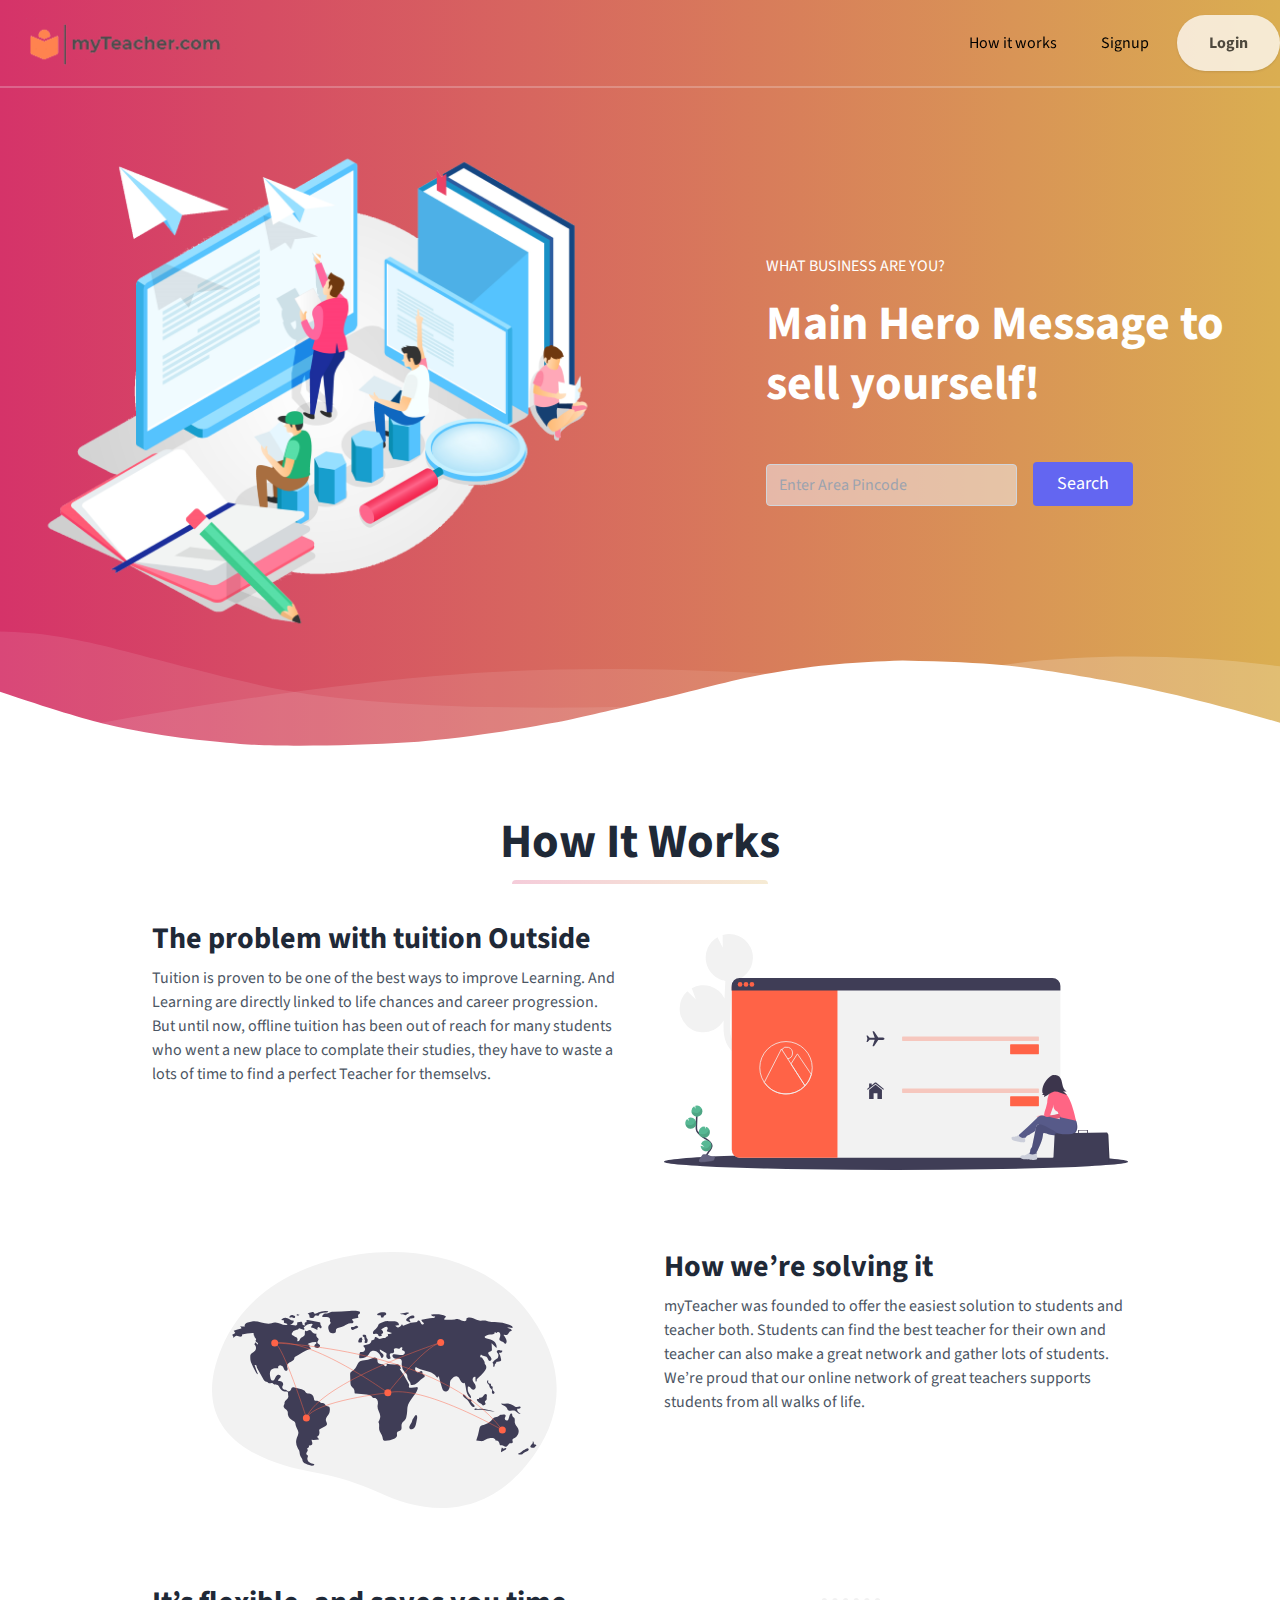
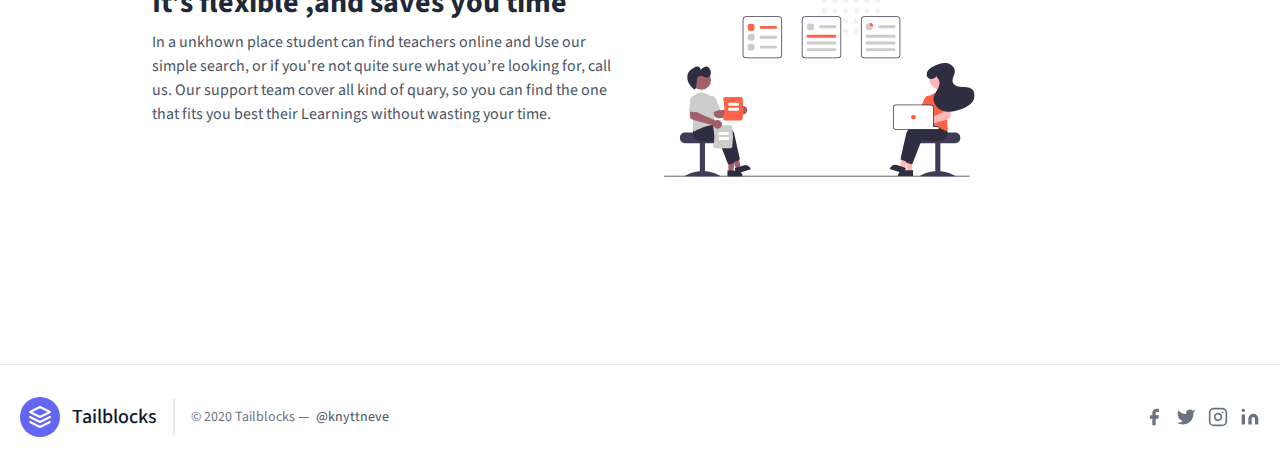
<file: index.html>
<!DOCTYPE html>
<html lang="en">

<head>
	<meta charset="UTF-8">
	<meta name="viewport" content="width=device-width, initial-scale=1.0">
	<meta http-equiv="X-UA-Compatible" content="ie=edge">
	<title>myTeacher</title>
	<meta name="description"
		content="Free open source Tailwind CSS starter template (Hero Product) to use with node.js/npm, postcss+purgecss!">
	<meta name="keywords" content="tailwind,tailwindcss,tailwind css,css,starter template,free template,hero, product">

	<link href="https://fonts.googleapis.com/css?family=Nunito:400,700,800" rel="stylesheet">
	<link rel="apple-touch-icon" sizes="180x180" href="../apple-touch-icon.png">
	<link rel="icon" type="image/png" sizes="32x32" href="header.PNG">
	<link rel="icon" type="image/png" sizes="16x16" href="header.PNG">
	<link rel="manifest" href="../site.webmanifest">
	<link rel="mask-icon" href="../safari-pinned-tab.svg" color="#5bbad5">
	<meta name="msapplication-TileColor" content="#00aba9">
	<meta name="theme-color" content="#3b7977">
	
	 <!-- Page loading styles-->
	 <style>
		.cs-page-loading {
		  position: fixed;
		  top: 0;
		  right: 0;
		  bottom: 0;
		  left: 0;
		  width: 100%;
		  height: 100%;
		  -webkit-transition: all .4s .2s ease-in-out;
		  transition: all .4s .2s ease-in-out;
		  background-color: #fff;
		  opacity: 0;
		  visibility: hidden;
		  z-index: 9999;
		}
		.cs-page-loading.active {
		  opacity: 1;
		  visibility: visible;
		}
		.cs-page-loading-inner {
		  position: absolute;
		  top: 50%;
		  left: 0;
		  width: 100%;
		  text-align: center;
		  -webkit-transform: translateY(-50%);
		  transform: translateY(-50%);
		  -webkit-transition: opacity .2s ease-in-out;
		  transition: opacity .2s ease-in-out;
		  opacity: 0;
		}
		.cs-page-loading.active > .cs-page-loading-inner {
		  opacity: 1;
		}
		.cs-page-loading-inner > span {
		  display: block;
		  font-family: 'Inter', sans-serif;
		  font-size: 1rem;
		  font-weight: normal;
		  color: #737491;
		}
		.cs-page-spinner {
		  display: inline-block;
		  width: 2.75rem;
		  height: 2.75rem;
		  margin-bottom: .75rem;
		  vertical-align: text-bottom;
		  border: .15em solid #766df4;
		  border-right-color: transparent;
		  border-radius: 50%;
		  -webkit-animation: spinner .75s linear infinite;
		  animation: spinner .75s linear infinite;
		}
		@-webkit-keyframes spinner {
		  100% {
			-webkit-transform: rotate(360deg);
			transform: rotate(360deg);
		  }
		}
		@keyframes spinner {
		  100% {
			-webkit-transform: rotate(360deg);
			transform: rotate(360deg);
		  }
		}
		
	  </style>
	  <!-- Page loading scripts-->
	  <script>
		(function () {
		  window.onload = function () {
			var preloader = document.querySelector('.cs-page-loading');
			preloader.classList.remove('active');
			setTimeout(function () {
			  preloader.remove();
			}, 2000);
		  };
		})();
		
	  </script>
	


	<title>myTeacher</title>
	<meta name="title" content="Tailwind Toolbox - Free Starter Templates and Components for Tailwind CSS">
	<meta name="description"
		content="Free open source Tailwind CSS starter Templates and Components to get you started quickly to creating websites in Tailwind CSS!">

	<meta property="og:type" content="website">
	<meta property="og:url" content="https://www.tailwindtoolbox.com/">
	<meta property="og:title" content="Tailwind Toolbox - Free Starter Templates and Components for Tailwind CSS">
	<meta property="og:description"
		content="Free open source Tailwind CSS starter Templates and Components to get you started quickly to creating websites in Tailwind CSS!">
	<meta property="og:image" content="https://www.tailwindtoolbox.com/social.png">


	<meta property="twitter:card" content="summary_large_image">
	<meta property="twitter:url" content="https://www.tailwindtoolbox.com/">
	<meta property="twitter:title" content="Tailwind Toolbox - Free Starter Templates and Components for Tailwind CSS">
	<meta property="twitter:description"
		content="Free open source Tailwind CSS starter Templates and Components to get you started quickly to creating websites in Tailwind CSS!">
	<meta property="twitter:image" content="https://www.tailwindtoolbox.com/social.png">



	<!-- <link rel="stylesheet" href="https://unpkg.com/tailwindcss/dist/tailwind.min.css"> -->

	<link rel="stylesheet" href="index_cdn.css">
	<link href="https://fonts.googleapis.com/css?family=Source+Sans+Pro:400,700" rel="stylesheet">


	<style>
	html{
			scroll-behavior:smooth;
		}

	* a {
			text-decoration: none;
		}

		.gradient {
			background: linear-gradient(90deg, #d53369 0%, #daae51 100%);


		}
	</style>

</head>


<body class="leading-normal tracking-normal text-white gradient" style="font-family: 'Source Sans Pro', sans-serif;">

	<!--Nav-->
	<nav id="header" class="fixed w-full z-30 top-0 text-white">

		<div class="w-full container mx-auto flex flex-wrap items-center justify-between mt-0 py-2">

			<div class="pl-4 flex items-center">
				<a class="toggleColour text-white no-underline hover:no-underline font-bold text-2xl lg:text-4xl"
					href="#">
					<!--Icon from: http://www.potlabicons.com/ -->

					<logo class="u-hide--small"><img src="logo3.png" alt="social" height="220" width="220" /></logo>
				</a>
			</div>

			<div class="block lg:hidden pr-4">
				<button id="nav-toggle"
					class="flex items-center px-3 py-2 border rounded text-gray-500 border-gray-600 hover:text-gray-800 hover:border-teal-500 appearance-none focus:outline-none">
					<svg class="fill-current h-3 w-3" viewBox="0 0 20 20" xmlns="http://www.w3.org/2000/svg">
						<title>Menu</title>
						<path d="M0 3h20v2H0V3zm0 6h20v2H0V9zm0 6h20v2H0v-2z" />
					</svg>
				</button>
			</div>
			<div class="w-full flex-grow lg:flex lg:items-center lg:w-auto hidden lg:block mt-2 lg:mt-0 bg-white lg:bg-transparent text-black p-4 lg:p-0 z-20"
				id="nav-content">
				<ul class="list-reset lg:flex justify-end flex-1 items-center">
					<li class="mr-3">
					</li>
					<!-- <li class="mr-3">
						<a class="inline-block text-black no-underline hover:text-gray-800 hover:text-underline py-2 px-4"
							href="#aboutUs">About Us</a>
					</li> -->
					<li class="mr-3">
						<a class="inline-block text-black no-underline hover:text-gray-800 hover:text-underline py-2 px-4"
							href="#HowItWorks">How it works</a>
					</li>
					<li class="mr-3">
						<a class="inline-block text-black no-underline hover:text-gray-800 hover:text-underline py-2 px-4"
							href="signUp.html">Signup</a>
					</li>

					<a href="teacherLogin.html"><button id="navAction"
							class="mx-auto lg:mx-0 hover:underline bg-white text-gray-800 font-bold rounded-full mt-4 lg:mt-0 py-4 px-8 shadow opacity-75">Login</button></a>
			</div>
		</div>

		<hr class="border-b border-gray-100 opacity-25 my-0 py-0" />
	</nav>




	<!--Hero-->
	<div class="pt-24">

		<div class="container px-3 mx-auto flex flex-wrap flex-col md:flex-row items-center">
			<!--Left Col--><div class="w-full md:w-3/5 py-6 text-center">
				<img class="w-full md:w-4/5 z-50" src="hero.png">
			</div>
			
			<!--Right Col-->
			<div class="flex flex-col w-full md:w-2/5 justify-center items-start text-center md:text-left">
				<p class="uppercase tracking-loose w-full">What business are you?</p>
				<h1 class="my-4 text-5xl font-bold leading-tight">Main Hero Message to sell yourself!</h1>
				<p class="leading-normal text-2xl mb-8"></p>

			<div class="flex w-full md:justify-start justify-center items-end">
				<div class="relative mr-4 md:w-full lg:w-full xl:w-1/2 w-2/4"><input type="text" id="hero-field" placeholder="Enter Area Pincode" name="hero-field" class="w-full bg-gray-100 rounded border bg-opacity-50 border-gray-300 focus:ring-2 focus:ring-indigo-200 focus:bg-transparent focus:border-indigo-500 text-base outline-none text-gray-700 py-1 px-3 leading-8 transition-colors duration-200 ease-in-out"></div><button class="inline-flex text-white bg-indigo-500 border-0 py-2 px-6 focus:outline-none hover:bg-indigo-500 rounded text-lg">Search</button></div></div>
		</div>
	
<br>
	<div class="relative -mt-12 lg:-mt-24">
		<svg viewBox="0 0 1428 174" version="1.1" xmlns="http://www.w3.org/2000/svg"
			xmlns:xlink="http://www.w3.org/1999/xlink">
			<g stroke="none" stroke-width="1" fill="none" fill-rule="evenodd">
				<g transform="translate(-2.000000, 44.000000)" fill="#FFFFFF" fill-rule="nonzero">
					<path
						d="M0,0 C90.7283404,0.927527913 147.912752,27.187927 291.910178,59.9119003 C387.908462,81.7278826 543.605069,89.334785 759,82.7326078 C469.336065,156.254352 216.336065,153.6679 0,74.9732496"
						opacity="0.100000001"></path>
					<path
						d="M100,104.708498 C277.413333,72.2345949 426.147877,52.5246657 546.203633,45.5787101 C666.259389,38.6327546 810.524845,41.7979068 979,55.0741668 C931.069965,56.122511 810.303266,74.8455141 616.699903,111.243176 C423.096539,147.640838 250.863238,145.462612 100,104.708498 Z"
						opacity="0.100000001"></path>
					<path
						d="M1046,51.6521276 C1130.83045,29.328812 1279.08318,17.607883 1439,40.1656806 L1439,120 C1271.17211,77.9435312 1140.17211,55.1609071 1046,51.6521276 Z"
						id="Path-4" opacity="0.200000003"></path>
				</g>
				<g transform="translate(-4.000000, 76.000000)" fill="#FFFFFF" fill-rule="nonzero">
					<path
						d="M0.457,34.035 C57.086,53.198 98.208,65.809 123.822,71.865 C181.454,85.495 234.295,90.29 272.033,93.459 C311.355,96.759 396.635,95.801 461.025,91.663 C486.76,90.01 518.727,86.372 556.926,80.752 C595.747,74.596 622.372,70.008 636.799,66.991 C663.913,61.324 712.501,49.503 727.605,46.128 C780.47,34.317 818.839,22.532 856.324,15.904 C922.689,4.169 955.676,2.522 1011.185,0.432 C1060.705,1.477 1097.39,3.129 1121.236,5.387 C1161.703,9.219 1208.621,17.821 1235.4,22.304 C1285.855,30.748 1354.351,47.432 1440.886,72.354 L1441.191,104.352 L1.121,104.031 L0.457,34.035 Z">
					</path>
				</g>
			</g>
		</svg>
	</div>

	<section id="HowItWorks" class="bg-white border-b py-8">
		<div  class="container max-w-5xl mx-auto m-8">
			<h1 class="w-full my-2 text-5xl font-bold leading-tight text-center text-gray-800">How It Works</h1>
			<div class="w-full mb-4">
				<div class="h-1 mx-auto gradient w-64 opacity-25 my-0 py-0 rounded-t"></div>
			</div>

			<div class="flex flex-wrap">
				<div class="w-5/6 sm:w-1/2 p-6">
					<h3 class="text-3xl text-gray-800 font-bold leading-none mb-3">The problem with tuition Outside</h3>
					<p class="text-gray-600 mb-8">Tuition is proven to be one of the best ways to improve Learning. And
						Learning are directly linked to life chances and career progression. But until now, offline
						tuition has been out of reach for many students who went a new place to complate their studies,
						they have to waste a lots of time to find a perfect Teacher for themselvs.<br><br>


				</div>
				<div class="w-full sm:w-1/2 p-6">
					<svg class="w-full sm:h-64 mx-auto" viewBox="0 0 1177 598.5" xmlns="http://www.w3.org/2000/svg">
						<title>Learning</title>
						<path transform="translate(-11.5 -150.75)"
							d="M274.63,501l-6.29-3.91c-.6-.37-1.19-.77-1.79-1.15a59.86,59.86,0,0,0,6.05-116.62l.31,24.66-13.55-26.83h-.17a59.87,59.87,0,0,0-62.58,57c-.06,1.15,0,2.27,0,3.4-4.71-5.38-9-11.15-11.83-17.47-5.73-12.79-5.84-27.28-5.39-44.9.9-34.9,2.41-70.08,4.37-105.14a59.85,59.85,0,0,0,53.16-56.64c.08-1.83,0-3.63,0-5.43,0-.45,0-.89-.07-1.34-.12-1.74-.28-3.46-.55-5.16,0-.28-.1-.55-.15-.82-.24-1.44-.54-2.86-.88-4.26-.13-.53-.26-1-.4-1.57-.42-1.53-.88-3-1.42-4.52-.18-.49-.39-1-.58-1.46-.42-1.09-.88-2.17-1.37-3.23-.26-.56-.51-1.12-.78-1.67-.08-.14-.13-.29-.21-.43l0,0a59.84,59.84,0,0,0-70.28-30.36l.4,32.1-13.4-26.52a59.57,59.57,0,0,0-28.55,64.51h-.06c.09.43.22.84.32,1.26.19.79.39,1.57.61,2.35.28,1,.6,2,.93,3,.25.74.49,1.47.77,2.2.41,1.06.87,2.09,1.33,3.12.27.6.51,1.22.8,1.81q1.14,2.33,2.48,4.53c.31.52.66,1,1,1.51.64,1,1.28,2,2,2.93.43.59.89,1.16,1.34,1.73.66.83,1.33,1.65,2,2.44.49.57,1,1.12,1.51,1.66.74.78,1.49,1.53,2.27,2.26.52.49,1,1,1.57,1.46.88.79,1.8,1.53,2.73,2.26.47.37.93.75,1.41,1.11,1.42,1,2.88,2,4.39,3,.28.17.59.31.87.48,1.27.74,2.55,1.45,3.87,2.09.57.28,1.15.53,1.73.79,1.08.48,2.17.95,3.29,1.38l2,.7c1.1.37,2.22.72,3.35,1,.66.18,1.33.37,2,.53,1.22.29,2.47.53,3.73.75l.24.05q-1.23,22.19-2.2,44.39a59.83,59.83,0,0,0-83.07-26l10.58,29-21.77-20.9a59.66,59.66,0,0,0-19.34,41.34A58.5,58.5,0,0,0,52.8,354a59.84,59.84,0,0,0,110.06,16.3c0,1.5-.1,3-.14,4.51-.4,15.54-.9,34.88,6.85,52.15,5.25,11.7,13.69,21.21,22,29.73,5.43,5.54,11.06,10.91,16.83,16.1a60.09,60.09,0,0,0,21.62,18c9.48,7.3,19.3,14.17,29.45,20.51l6.34,3.94c5.7,3.53,11.54,7.16,17.26,10.93-1-.1-2-.21-3-.26a59.89,59.89,0,0,0-58.94,39l37.4,30.43-41.14-9.54a59.89,59.89,0,0,0,85.82,53.92l-2.78,3.45q-2.76,3.43-5.45,6.82c-24.34,30.83-31.11,60.09-19.06,82.4l14.66-7.91c-11.73-21.72,5.91-49.52,17.47-64.16q2.64-3.33,5.36-6.7c15.55-19.32,33.17-41.22,32.74-68.08C345.52,545,306.21,520.6,274.63,501Z"
							fill="#f2f2f2"></path>
						<ellipse cx="588.5" cy="577.5" rx="588.5" ry="21" fill="#3f3d56"></ellipse>
						<path transform="translate(-11.5 -150.75)"
							d="M119.9,721.42c-3-5.51.4-12.27,4.29-17.18s8.61-10,8.51-16.29c-.15-9-9.7-14.31-17.33-19.09a84,84,0,0,1-15.56-12.51A22.8,22.8,0,0,1,95,650c-1.58-3.52-1.54-7.52-1.44-11.37q.51-19.26,1.91-38.49"
							fill="none" stroke="#3f3d56" stroke-miterlimit="10" stroke-width="4"></path>
						<path transform="translate(-11.5 -150.75)"
							d="M81,599.39a14,14,0,0,1,7-11.5l3.14,6.22-.1-7.53a14.22,14.22,0,0,1,4.63-.56A14,14,0,1,1,81,599.39Z"
							fill="#57b894"></path>
						<path transform="translate(-11.5 -150.75)"
							d="M106,694.38a14,14,0,1,0-.68-11.3l8.77,7.13L104.46,688A14,14,0,0,0,106,694.38Z"
							fill="#57b894"></path>
						<path transform="translate(-11.5 -150.75)"
							d="M113,667.13a14,14,0,0,0,4.45-27.53l.08,5.78-3.18-6.29h0a14,14,0,0,0-14.67,13.36,13.84,13.84,0,0,0,.6,4.79A14,14,0,0,0,113,667.13Z"
							fill="#57b894"></path>
						<path transform="translate(-11.5 -150.75)"
							d="M78.88,644.46a14,14,0,1,0-6.21-26.27l2.48,6.8-5.1-4.9a14,14,0,0,0-4.53,9.69,13.79,13.79,0,0,0,.35,3.87A14,14,0,0,0,78.88,644.46Z"
							fill="#57b894"></path>
						<path transform="translate(-11.5 -150.75)"
							d="m82.88 603.13c3.24 0.35 6.39 1.36 9.64 1.56s6.82-0.57 8.88-3.1c1.1-1.36 1.66-3.08 2.59-4.57a10 10 0 0 1 3.54 -3.33 14 14 0 1 1 -26.24 9.31q0.79 0 1.59 0.13z"
							opacity=".1"></path>
						<path transform="translate(-11.5 -150.75)"
							d="M78.88,644.46a14,14,0,0,0,13.35-20,10.37,10.37,0,0,0-2.82,2.82c-1,1.51-1.61,3.26-2.78,4.64-2.19,2.57-5.92,3.41-9.31,3.26s-6.66-1.12-10-1.43c-.47,0-.94-.07-1.42-.08A14,14,0,0,0,78.88,644.46Z"
							opacity=".1"></path>
						<path transform="translate(-11.5 -150.75)"
							d="M113,667.13a14,14,0,0,0,13.46-19.76,11.48,11.48,0,0,0-3,2.85c-1.09,1.54-1.77,3.32-3,4.74-2.37,2.63-6.35,3.56-9.93,3.48s-6.83-.93-10.28-1.2A14,14,0,0,0,113,667.13Z"
							opacity=".1"></path>
						<path transform="translate(-11.5 -150.75)"
							d="M106,694.38a14,14,0,0,0,25.59-11.45,13.84,13.84,0,0,0-3.08,2.75c-1.34,1.62-2.22,3.47-3.76,5-2.87,2.82-7.5,4-11.63,4.09A60,60,0,0,1,106,694.38Z"
							opacity=".1"></path>
						<path transform="translate(-11.5 -150.75)"
							d="m141.07 715.07s-11.08-0.34-14.42-2.72-17-5.21-17.86-1.4-16.65 19-4.15 19.06 29.06-1.94 32.4-4 4.03-10.94 4.03-10.94z"
							fill="#656380"></path>
						<path transform="translate(-11.5 -150.75)"
							d="m104.42 728.69c12.51 0.1 29.06-2 32.39-4 2.54-1.55 3.55-7.09 3.89-9.65h0.37s-0.7 8.94-4 11-19.89 4.07-32.4 4c-3.61 0-4.85-1.31-4.78-3.21 0.47 1.17 1.84 1.83 4.53 1.86z"
							opacity=".2"></path>
						<rect x="171.5" y="111.25" width="834" height="456" rx="20.42" fill="#f2f2f2"></rect>
						<path d="m172 133.75h268v434h-247.58a20.42 20.42 0 0 1 -20.42 -20.42v-413.58z" fill="#ff6347">
						</path>
						<path transform="translate(-11.5 -150.75)"
							d="M1017,282.42V294H183V282.42A20.42,20.42,0,0,1,203.42,262H996.58A20.42,20.42,0,0,1,1017,282.42Z"
							fill="#3f3d56"></path>
						<circle cx="193" cy="127.75" r="6" fill="#ff6347"></circle>
						<circle cx="208" cy="127.75" r="6" fill="#ff6347"></circle>
						<circle cx="223" cy="127.75" r="6" fill="#ff6347"></circle>
						<path transform="translate(-11.5 -150.75)"
							d="M387.5,490A66.5,66.5,0,1,1,321,423.5,66.47,66.47,0,0,1,387.5,490Z" fill="none"
							stroke="#f2f2f2" stroke-miterlimit="10" stroke-width="2"></path>
						<path transform="translate(-11.5 -150.75)"
							d="M325.38,467.23l8.3,13,35.53,55.59a66.5,66.5,0,0,1-103.32-8.57l43.54-84.94.91,1.43"
							fill="none" stroke="#f2f2f2" stroke-linecap="round" stroke-linejoin="round"
							stroke-width="2"></path>
						<path transform="translate(-11.5 -150.75)"
							d="M385.31,507a66.46,66.46,0,0,1-16.1,28.82l-35.53-55.59,15.69-24.78a.66.66,0,0,1,1.1,0C353.76,460.32,371,486,385.31,507Z"
							fill="none" stroke="#f2f2f2" stroke-miterlimit="10" stroke-width="2"></path>
						<path transform="translate(-11.5 -150.75)"
							d="M337.5,452.5a15,15,0,0,1-12.12,14.73l-15-23.51a15,15,0,0,1,27.16,8.78Z" fill="none"
							stroke="#f2f2f2" stroke-miterlimit="10" stroke-width="2"></path>
						<path transform="translate(-11.5 -150.75)" d="m347.5 481.5" fill="none" stroke="#f2f2f2"
							stroke-miterlimit="10" stroke-width="2"></path>
						<path transform="translate(-11.5 -150.75)" d="m333.5 480.5" fill="none" stroke="#f2f2f2"
							stroke-miterlimit="10" stroke-width="2"></path>
						<path transform="translate(-11.5 -150.75)"
							d="M563.51,413.13c-.35,0-1.51,0-1.83,0l-6.61.17a.19.19,0,0,1-.17-.09L545,398.42a1.61,1.61,0,0,0-1.37-.75h-2.41c-.57,0-.77.57-.56,1.1l5.09,14.52a.2.2,0,0,1-.18.28l-12.45.18a.81.81,0,0,1-.67-.31l-3.77-4.58a1.59,1.59,0,0,0-1.28-.62h-1.71a.4.4,0,0,0-.38.54l2,7a1.68,1.68,0,0,1,0,1.21l-2,7a.39.39,0,0,0,.38.53h1.7a1.62,1.62,0,0,0,1.28-.62l3.84-4.64a.82.82,0,0,1,.67-.32l12.38.27a.21.21,0,0,1,.18.28L540.65,434c-.21.53,0,1.1.56,1.1h2.41a1.61,1.61,0,0,0,1.37-.76l9.91-14.81a.2.2,0,0,1,.17-.09l6.61.17c.33,0,1.48,0,1.83,0,4.5,0,7.35-1.45,7.35-3.25S568,413.13,563.51,413.13Z"
							fill="#3f3d56"></path>
						<path transform="translate(-11.5 -150.75)"
							d="M548.32,532.86a.41.41,0,0,0-.51,0l-15.87,12.7a.42.42,0,0,0-.15.31v23.4a.21.21,0,0,0,.2.21h11a.21.21,0,0,0,.2-.21V555a.21.21,0,0,1,.21-.2h9.36a.2.2,0,0,1,.2.2v14.24a.21.21,0,0,0,.2.21h11a.21.21,0,0,0,.2-.21v-23.4a.4.4,0,0,0-.15-.31Z"
							fill="#3f3d56"></path>
						<path transform="translate(-11.5 -150.75)"
							d="M568.69,543.05l-19.23-15.41a2.23,2.23,0,0,0-1.39-.48,2.26,2.26,0,0,0-1.4.48l-8.37,6.81v-4.29a.2.2,0,0,0-.2-.21H532a.2.2,0,0,0-.2.21v9.38l-4.34,3.57a1.41,1.41,0,0,0-.54,1,1.45,1.45,0,0,0,.41,1.09,1.41,1.41,0,0,0,1,.42,1.47,1.47,0,0,0,.9-.31l18.7-15.06a.22.22,0,0,1,.14,0,.24.24,0,0,1,.13,0l18.71,15a1.44,1.44,0,0,0,2.33-1.19,1.45,1.45,0,0,0-.55-1Z"
							fill="#3f3d56"></path>
						<rect x="604" y="260.14" width="347" height="11" rx="1.24" fill="#ff6347" opacity=".3"></rect>
						<rect x="604" y="392.07" width="347" height="11" rx="1.24" fill="#ff6347" opacity=".3"></rect>
						<rect x="878" y="279.75" width="73" height="25" rx="1.24" fill="#ff6347"></rect>
						<rect x="878" y="411.75" width="73" height="25" rx="1.24" fill="#ff6347"></rect>
						<path transform="translate(-11.5 -150.75)"
							d="m978.18 606.93l-1.73 2s-21.05 2-20.2 5.39 25.35-4.55 25.35-4.55z" fill="#ffc1c7"></path>
						<path transform="translate(-11.5 -150.75)"
							d="m1016.3 605.22s-22.5 8-34.74 4.56l5.69 11.39s29.05-0.86 34.18-6-5.13-9.95-5.13-9.95z"
							fill="#ff6584"></path>
						<path transform="translate(-11.5 -150.75)"
							d="m1016.3 605.22s-22.5 8-34.74 4.56l5.69 11.39s29.05-0.86 34.18-6-5.13-9.95-5.13-9.95z"
							opacity=".1"></path>
						<circle cx="989.6" cy="378.29" r="15.09" fill="#ffc1c7"></circle>
						<path transform="translate(-11.5 -150.75)"
							d="m1014 543.21a11.85 11.85 0 0 0 2 2.71 24.62 24.62 0 0 0 7.28 5.44 246.74 246.74 0 0 1 -25.93 3.86c0.92-3.24-0.29-6.7-1.91-9.64s-3.7-5.69-4.72-8.9l10.2 0.28c1.85 0 3.71 0.1 5.56 0 1.39-0.07 3.69-0.9 5-0.59 2.64 0.63 1.3 4.42 2.52 6.84z"
							fill="#ffc1c7"></path>
						<path transform="translate(-11.5 -150.75)"
							d="M1048.24,614.05l8.54,10.25S1071,657.62,1040,661s-54.11-2.57-54.11-2.57-12.53-6-12.82-1.42-1.42,17.37-8.26,29.9l-6,13.67a8.84,8.84,0,0,0-2.27,7.41c.85,4.27-19.09,5.69-18.8,0,0,0,2.85-4.84,2.85-7.69s4.55-9.68,4.55-9.68l8.26-41s-.57-21.08,18.8-17.09,47-.86,47-.86l6.26-21.92Z"
							fill="#575a89"></path>
						<path transform="translate(-11.5 -150.75)"
							d="M1048.24,614.05l8.54,10.25S1071,657.62,1040,661s-54.11-2.57-54.11-2.57-12.53-6-12.82-1.42-1.42,17.37-8.26,29.9l-6,13.67a8.84,8.84,0,0,0-2.27,7.41c.85,4.27-19.09,5.69-18.8,0,0,0,2.85-4.84,2.85-7.69s4.55-9.68,4.55-9.68l8.26-41s-.57-21.08,18.8-17.09,47-.86,47-.86l6.26-21.92Z"
							opacity=".1"></path>
						<path transform="translate(-11.5 -150.75)"
							d="m1086.8 648.79v8.55a1 1 0 0 1 -1 1 1 1 0 0 1 -1 -1v-7.12a1 1 0 0 0 -1 -1h-18.82a1 1 0 0 0 -1 1v7.12a1 1 0 0 1 -1 1 1 1 0 0 1 -1 -1v-8.55a1 1 0 0 1 1 -1h22.78a1 1 0 0 1 1.04 1z"
							fill="#3c354c"></path>
						<path transform="translate(-11.5 -150.75)"
							d="M999.16,721.79a5.79,5.79,0,0,0,5.14,6l134.88,3.33a.41.41,0,0,0,.32-.11h0a.31.31,0,0,0,.11-.2l1.79-8.32a6.38,6.38,0,0,0,.13-1.44l-2.88-60.37a5.65,5.65,0,0,0-.84-2.8l-2-3.36a1.12,1.12,0,0,0-.25-.28,1,1,0,0,0-.61-.2l-127,1.89a5.8,5.8,0,0,0-5.71,5.53Z"
							fill="#3f3d56"></path>
						<path transform="translate(-11.5 -150.75)"
							d="M1135.53,654.27l4,76.78h0l.11-.2,1.79-8.32a6.38,6.38,0,0,0,.13-1.44l-2.88-60.37a5.65,5.65,0,0,0-.84-2.8l-2-3.36A1.12,1.12,0,0,0,1135.53,654.27Z"
							opacity=".1"></path>
						<path transform="translate(-11.5 -150.75)"
							d="m1016.2 613.3s26.06-9.79 40.58 11c0 0 3.7 32.18-11.11 33.6s-34.17 1.14-38.73-3.7-33.32-18.51-33.32-18.51-14.32-7.3-17.12 2.19-3.1 11.77-3.1 11.77-14.81 10.82-20.79 12.81c0 0-4 5.7-6.26 5.7s-16.23 3.13-14.81-7.41l23.07-21.07 23.06-22.5s6.55-9.68 23.36-4.56a346.13 346.13 0 0 0 33.89 8.26z"
							fill="#575a89"></path>
						<path transform="translate(-11.5 -150.75)"
							d="M955.68,707.46s5.41,13.67.86,15.38-14.24.57-14.24.57-11.4-1.43-14.24-1.14-14.53-2-12.82-6.55,10.54-3.42,10.54-3.42l8-3.7s.86-2.85,2.85-1.71S944.29,712.3,955.68,707.46Z"
							fill="#cbceda"></path>
						<path transform="translate(-11.5 -150.75)"
							d="m926.06 667s6 13.38-3.7 12.24-17.09-3.13-19.93-3.41-10.49-2.92-9.3-8.19a4.52 4.52 0 0 0 0.08 -1c0-0.71 1-2.09 8.65-1.88 0 0 5.69 0 8-4-0.03-0.01 8.51 10.81 16.2 6.24z"
							fill="#cbceda"></path>
						<path transform="translate(-11.5 -150.75)"
							d="m990.71 553.1s20.5-12.81 37.59 0 28.48 71.2 28.48 71.2l-39.59-8.83s-1.7-6.83-4-8-2.57-6-2.57-6-12.24-3.7-11.39-17.94-8.52-30.43-8.52-30.43z"
							fill="#ff6584"></path>
						<path transform="translate(-11.5 -150.75)"
							d="m1001.2 553.67h-10.54s-6.27 7.12-7.12 25.06l-3.42 14.27s-7.12 17.09-2.85 19.94 12.54 2.56 14.24-3.13 13.44-38.76 13.44-38.76z"
							fill="#ff6584"></path>
						<path transform="translate(-11.5 -150.75)"
							d="M998.23,509.4A15.27,15.27,0,0,1,1014,512c5.47,4.88,6.57,12.85,8,20s4.17,15.21,11,18a28.35,28.35,0,0,1-9.19-.27l10.25,9.19-17.27-5.63c-5.42-1.77-11.11-3.56-16.72-2.56-9.3,1.65-15.78,10.4-24.71,13.47l1-4.85-6,0a11.75,11.75,0,0,0,3.43-4,3.27,3.27,0,0,0-2.29-1.2c-2.5-15.59,6.76-31,18.81-41.17,2.38-2,5-3.92,8.06-4.42s6.64.87,7.71,3.78"
							fill="#3c354c"></path>
					</svg>

				</div>
			</div>


			<div class="flex flex-wrap flex-col-reverse sm:flex-row">
				<div class="w-full sm:w-1/2 p-6 mt-6">
					<svg class="w-5/6 sm:h-64 mx-auto" viewBox="0 0 1176.60617 873.97852"
						xmlns="http://www.w3.org/2000/svg">
						<title>connected world</title>
						<path transform="translate(-11.697 -13.011)"
							d="m1095.7 225.46c-133.54-185.83-415.64-261.21-693.08-180.02-146.67 42.921-288.09 128.92-358.18 295.44-125.28 297.67 137.76 392.74 309.77 423.04 83.172 14.651 161.51 39.263 233.09 72.771 128.78 60.284 356.74 113.7 528.63-137.41 124.59-182.01 68.722-350.04-20.23-473.82z"
							fill="#f2f2f2"></path>
						<path transform="translate(-11.697 -13.011)"
							d="m321.43 262.23a34.385 34.385 0 0 0 -2.2476 -8.6046 3.8949 3.8949 0 0 0 -1.9801 -2.4388 4.0801 4.0801 0 0 0 -1.9647 -0.022l-10.087 1.5435a3.8669 3.8669 0 0 0 -2.3015 0.89427c-1.3138 1.3817-0.0201 3.6066-0.06032 5.5128-0.04523 2.1435-1.9497 3.8834-4.015 4.459a15.177 15.177 0 0 1 -6.3797 -0.0791l-14.105-2.1919a23.256 23.256 0 0 0 10.671 -7.1207c1.8562-2.1989 2.8437-6.3042 0.1611-7.3455a6.5854 6.5854 0 0 0 -2.4499 -0.19671c-6.3906 0.04969-11.419-5.286-17.402-7.5332a19.241 19.241 0 0 0 -21.655 6.4554l7.5139 0.36227a3.3352 3.3352 0 0 1 2.0015 0.53379c1.6467 1.353-0.40057 3.9517-0.16859 6.0702 0.3014 2.7525 3.9561 3.3402 6.711 3.6185s6.2499 2.5167 4.9247 4.9479c-13.847 4.7694-27.937-9.3231-42.479-7.5884-3.6805 0.43906-7.1558 1.8849-10.749 2.7941-21.951 5.5538-44.644-9.2644-67.068-6.1262a85.163 85.163 0 0 0 -14.64 3.8612c-3.0519 1.0021-6.2353 2.085-8.4528 4.409s-3.0615 6.2985-0.96073 8.7285a49.126 49.126 0 0 1 -17.216 -1.6365 9.645 9.645 0 0 1 4.9587 8.5003 102.15 102.15 0 0 0 -26.167 7.9788 44.073 44.073 0 0 0 5.416 7.2148l-11.445 7.353c3.8668 0.97425 5.866 6.2469 3.6173 9.54 4.0094-1.7837 6.4942-6.3979 10.782-7.3334 2.8088-0.61288 5.6669 0.53616 8.3314 1.6156s5.5932 2.1261 8.3517 1.316 4.793-4.3868 3.0402-6.6656a142.72 142.72 0 0 1 36.253 -5.6639 4.5466 4.5466 0 0 1 2.7456 0.52105c1.5982 1.1088 1.1777 3.5038 1.0916 5.4471s1.4285 4.4973 3.1654 3.6214c-2.0434 1.7719-0.29656 5.1076 1.6639 6.9709s4.3233 4.4343 3.1231 6.8581c-0.31325 0.63259-0.84455 1.1387-1.146 1.777-0.88965 1.8842 0.52289 4.0808 2.189 5.332s3.7069 2.1257 4.8643 3.8584 0.63178 4.7655-1.4378 5.0074l-5.8824-7.4687a15.314 15.314 0 0 0 -3.9736 7.5302c6.2378 5.0992 7.176 15.478 1.9538 21.613-2.6687 3.1352-6.4637 5.0403-9.776 7.4858s-6.3772 5.9278-6.3688 10.045c0.01439 7.1131-0.56681 13.721 2.0986 20.316a312.97 312.97 0 0 0 16.99 35.447c1.6808 3.0062 3.8532 6.3011 7.2582 6.8187q-6.455-15.714-11.621-31.917c2.2434 0.00878 4.8359 0.1869 6.151 2.0044 1.089 1.505 0.85507 3.5512 1.1934 5.3778a16.659 16.659 0 0 0 2.1245 4.9943l20.55 36.605c1.7035 3.0345 3.6576 6.2917 6.9133 7.5206 2.0816 0.78568 4.4899 0.63767 6.4058 1.7688 1.5018 0.88663 2.5132 2.4605 4.0442 3.2957 4.3288 2.3615 10.349-2.1675 14.394 0.652 1.1567 0.80618 1.8926 2.0869 2.9584 3.0099 3.7363 3.2356 9.8654 1.0711 14.179 3.4848 2.7798 1.5556 4.2204 4.6667 5.7031 7.486 3.7139 7.0621 9.7233 13.981 17.683 14.543 2.5002 0.17664 5.054-0.2974 7.4979 0.25869s4.8497 2.6889 4.4574 5.1645c-0.67255 4.244 1.4243 8.8911 0.86116 13.151-1.0258 7.7595-12.032 11.169-12.978 18.939-0.207 1.7012 0.117 3.4571-0.28806 5.1223-0.49646 2.0408-2.0292 3.7025-2.5738 5.731-1.0321 3.8442 1.7221 7.67 4.7477 10.256s6.6346 4.8164 8.2888 8.4368c1.7484 3.8266 0.88959 8.2885 1.4582 12.457 1.2413 9.1004 9.1016 15.847 17.191 20.197 2.4646 1.3253 5.1109 2.6084 6.7062 4.9076 2.0821 3.0009 1.8747 6.957 2.5699 10.543 1.7027 8.7816 9.0953 16.017 9.3052 24.96 0.14919 6.3561-3.384 12.122-5.4946 18.12a42.257 42.257 0 0 0 3.4506 35.046c1.5789 2.666 3.4672 5.1796 4.5841 8.0698 1.9931 5.1575 1.3464 11.02 3.1841 16.235 2.4296 6.8946 9.1056 12.589 8.4667 19.872 3.0309 6.2941 9.7237 9.3866 16.454 11.26l12.062 3.3575c2.3095 0.64288 4.7228 1.2909 7.0745 0.82537s4.596-2.4182 4.5353-4.8148c-5.9148-1.3339-12.019-2.7524-16.895-6.3567s-8.2158-10.023-6.3658-15.797c0.85781-2.6775 2.6828-5.7694 0.94774-7.9818-0.99343-1.2667-2.81-1.5977-3.9305-2.7534-1.7478-1.8026-1.1473-4.831 0.10918-7.0048s3.0726-4.1164 3.5794-6.5755a6.8609 6.8609 0 0 0 -3.2158 -7.1379 17.054 17.054 0 0 0 5.97 -3.8306c1.57-1.7929 2.2952-4.557 1.0602-6.5952 3.6675 0.46513 7.9974 0.69293 10.405-2.1126 1.9225-2.2403 1.7905-5.5897 1.0308-8.4424s-2.0436-5.6236-2.0836-8.5754a156.27 156.27 0 0 0 25.353 -0.85968 16.439 16.439 0 0 0 -7.7081 -9.6535c3.8106-0.64475 7.2821-5.2068 8.486-8.8792s0.89686-7.6727 0.15275-11.465a6.1519 6.1519 0 0 1 -0.114 -3.0037c0.42911-1.3675 1.7725-2.202 3.0153-2.9157l18.914-10.863a11.017 11.017 0 0 0 3.0246 -2.2329c1.9817-2.3277 1.6881-5.8415 0.67344-8.7252s-2.64-5.5953-3.0308-8.6272c-1.169-9.0676 8.5376-15.574 11.813-24.109 1.2856-3.3497 1.5476-6.9907 1.7963-10.57 0.2672-3.8443 0.28706-8.3096-2.6647-10.787-2.8295-2.3747-7.2505-1.845-10.211-4.0539-2.7145-2.0252-3.651-5.9583-6.6164-7.5941-2.693-1.4855-6.0696-0.54073-9.0648-1.2394-5.2736-1.2301-8.5924-7.3082-13.978-7.8709-3.0388-0.31753-6.4781 1.1681-8.9687-0.60169-2.1946-1.5594-2.2826-4.6938-2.7003-7.3534a20.536 20.536 0 0 0 -16.575 -16.628c-3.1332-0.50246-6.5436-0.31164-9.2091-2.0335-2.699-1.7435-3.9365-5.0078-6.0566-7.4223-3.4169-3.8914-8.7984-5.274-13.84-6.4591l-20.506-4.8206c-3.6401-0.85575-8.3322-1.3095-10.286 1.8791a14.738 14.738 0 0 0 -1.2167 3.8267 11.85 11.85 0 0 1 -11.144 8.3882 13.179 13.179 0 0 0 -7.7715 -6.0133c-2.0793-0.57947-4.3049-0.64392-6.288-1.4964a8.8327 8.8327 0 0 1 -3.8326 -12.253 10.995 10.995 0 0 0 -1.8788 -13.225c-3.4872-3.1307-8.5315-3.8871-13.207-3.5739-1.2246-2.6721 0.823-5.687 3.0296-7.6289s4.886-3.851 5.3665-6.7508c0.75588-4.5615-5.0643-8.026-9.4834-6.6659s-7.2396 5.6524-9.1041 9.8835c-1.0698 2.4276-1.9792 4.984-3.6666 7.031s-4.4048 3.5127-6.9751 2.8557c-3.6388-0.93-5.0441-5.2531-5.8494-8.9215-1.0805-4.9218-2.1673-9.9118-1.9409-14.946s1.9234-10.203 5.6354-13.61c6.0488-5.5531 15.328-5.0087 23.491-4.1229-1.9286-2.173-1.452-5.8352 0.61156-7.8805a8.9597 8.9597 0 0 1 8.1208 -1.9951 11.191 11.191 0 0 1 6.2912 3.7615c2.3198 2.8283 2.9795 6.647 4.7329 9.8573s5.6962 5.9485 8.9233 4.2262c2.7874-1.4876 3.2298-5.3528 2.5361-8.4352s-2.1671-6.0798-1.9158-9.2293c0.4795-6.0096 6.7091-9.627 12.206-12.102s11.792-5.8036 12.663-11.769a10.73 10.73 0 0 1 0.65234 -3.4203 6.7093 6.7093 0 0 1 2.4614 -2.3147c16.044-10.603 32.355-21.335 50.692-27.129 0.954-0.30143 1.066 0.03357 2.0383-0.20258 1.3607-0.78645 0.45911-2.962-0.84552-3.8385s-3.0484-1.5485-3.3794-3.085c-0.24331-1.1294 0.42213-2.2384 0.595-3.3807 0.42476-2.807-2.9332-5.3987-5.541-4.2764-1.473-1.9508 1.4416-4.2175 3.7984-4.8663a103.15 103.15 0 0 1 21.67 -3.54 3.9033 3.9033 0 0 1 2.4659 0.41943c1.2309 0.85266 1.0737 2.8084 0.20129 4.0254s-2.2294 1.9812-3.3165 3.011a9.0526 9.0526 0 0 0 -2.3481 9.105c3.826 1.9462 7.9855 3.9496 12.223 3.264s7.9986-5.4468 6.0068-9.2492c-1.8548-3.541-7.4263-4.3397-8.3844-8.2205-1.1218-4.5438 5.3104-8.585 3.8615-13.035-0.63466-1.9494-2.5774-3.0966-4.0681-4.504a12.221 12.221 0 0 1 -2.6744 -13.552 15.419 15.419 0 0 1 -13.523 -4.2317c-3.2345-3.2642-5.8149-8.4135-10.408-8.2675-4.2148 0.134-7.8452 5.0513-11.786 3.5511-0.96958-0.36907-1.9919-1.1202-2.9313-0.68012a2.4222 2.4222 0 0 0 -1.0934 1.815c-1.0015 4.7884 0.72138 10.244-1.8884 14.382-2.8399 4.5027-9.4088 5.1269-12.852 9.1872-1.8689 2.2041-2.593 5.174-4.3108 7.4978s-5.3639 3.8011-7.4255 1.7761a10.235 10.235 0 0 0 -2.7804 -12.445 27.309 27.309 0 0 0 -6.1412 -2.9871 36.422 36.422 0 0 1 -6.8608 -3.8237 6.7578 6.7578 0 0 1 -2.5186 -2.6949 6.1414 6.1414 0 0 1 0.17224 -4.2617 17.426 17.426 0 0 1 13.867 -11.494c2.7449-0.37343 5.9396-0.24185 7.7561-2.3333 0.96116-1.1066 1.4655-2.7797 2.8606-3.2291a4.2194 4.2194 0 0 1 2.6411 0.32524l10.245 3.6062a7.1908 7.1908 0 0 0 3.6498 0.60364 2.4745 2.4745 0 0 0 2.1396 -2.6005c-0.32735-1.7014-2.9454-2.5179-2.7071-4.234a2.8267 2.8267 0 0 1 0.85747 -1.4414 36.629 36.629 0 0 1 29.051 -11.472c1.2931 2.1238-0.752 4.6388-2.4537 6.4518s-3.0692 5.0525-1.0112 6.448a5.6425 5.6425 0 0 0 2.7279 0.61435 23.819 23.819 0 0 1 7.2608 2.2023q5.3105 2.3111 10.417 5.0572c-0.30072-2.2447-0.58773-4.6095 0.26309-6.7084s3.2689-3.7452 5.381-2.9278c2.0355 0.78775 3.0794 3.483 5.2481 3.7299 2.8928 0.32939 4.0341-3.9442 2.8257-6.5932s-3.6004-4.8669-3.8001-7.7716c-0.13471-1.9596 0.611-4.3899-0.95429-5.5765a4.2605 4.2605 0 0 0 -1.8468 -0.64758l-39.084-7.1922c-2.3209-0.42709-5.6742-0.09975-5.7771 2.2579-0.05746 1.316 1.1181 2.6179 0.59742 3.8279-0.55569 1.2914-2.3812 1.1733-3.7108 1.6301-2.0631 0.70871-3.0983 3.1584-2.9002 5.3308a14.834 14.834 0 0 0 2.448 6.0075c-2.5422-1.0632-6.3915-1.2586-8.9336-2.3218z"
							fill="#3f3d56"></path>
						<path transform="translate(-11.697 -13.011)"
							d="m290.24 229.05a12.656 12.656 0 0 0 -13.902 4.1635c-0.64354 0.84733-1.184 2.0154-0.64526 2.9329 0.77242 1.3154 2.7405 0.79583 4.1916 0.3253a10.549 10.549 0 0 1 6.6207 -0.15794c1.3625 0.4678 2.5815 1.2946 3.9499 1.7447a3.9778 3.9778 0 0 0 4.0557 -0.59267c0.93918-0.95786 0.99811-2.447 0.99977-3.7885a3.0468 3.0468 0 0 0 -0.7764 -2.5042 3.9808 3.9808 0 0 0 -1.7955 -0.53108 6.1845 6.1845 0 0 1 -3.6195 -2.1148"
							fill="#3f3d56"></path>
						<path transform="translate(-11.697 -13.011)"
							d="m304.34 225.13a3.2196 3.2196 0 0 0 -3.1118 4.5344 13.05 13.05 0 0 0 5.203 0.33925 4.4472 4.4472 0 0 0 3.6367 -3.3342 8.3721 8.3721 0 0 1 -5.9279 -1.1321"
							fill="#3f3d56"></path>
						<path transform="translate(-11.697 -13.011)"
							d="m351.62 218.57a59.853 59.853 0 0 0 -13.342 4.5323 10.024 10.024 0 0 1 6.4025 10.068 5.2431 5.2431 0 0 0 0.06075 2.4894c0.49 1.1879 1.9099 1.6337 3.1582 1.9386a20.823 20.823 0 0 0 6.927 0.88415 7.0564 7.0564 0 0 0 5.7338 -3.5038 24.972 24.972 0 0 1 1.1924 -2.8186c2.9922-4.557 11.881 0.9531 15.094-3.4513 1.1317-1.5515 1.0282-3.887 2.5034-5.1164a5.6241 5.6241 0 0 1 2.5735 -0.98213 180.73 180.73 0 0 1 19.548 -2.7841c3.1092-0.27057 7.1619-1.387 7.1878-4.5078a54.149 54.149 0 0 0 -34.541 4.6467c-3.8504 1.9286-8.943 5.9853-12.652 3.4285-1.3887-0.95731-1.3199-3.5351-3.2313-4.6116-1.9541-1.1006-4.5408-0.65294-6.6151-0.21223z"
							fill="#3f3d56"></path>
						<path transform="translate(-11.697 -13.011)"
							d="m389.92 225.74l5.4974 1.0563a7.1238 7.1238 0 0 0 -7.4134 7.7201c5.1481 1.7198 10.761 0.04624 16.184 0.27485s11.733 4.1023 10.807 9.4506c-0.27991 1.6171-1.2141 3.2332-0.72831 4.8008 0.34049 1.0988 1.3095 1.8784 1.8564 2.8903 1.1398 2.1087 0.22882 4.7759-1.2103 6.6927s-3.3736 3.4463-4.6368 5.4834c-3.1419 5.0666-1.3568 11.617 0.51479 17.277a15.231 15.231 0 0 0 2.9288 5.8488c2.7728 2.9482 7.2916 3.2046 11.338 3.2637 2.9455 0.043 6.3196-0.10253 8.1823-2.3846 2.4318-2.9794 0.73135-7.6279 2.3324-11.125 1.4541-3.1758 5.1587-4.5382 8.5152-5.5045 6.1491-1.7702 12.416-3.2752 18.229-5.9492 7.2187-3.3203 13.965-8.4947 21.899-8.9221 2.2259-0.1199 4.507 0.1428 6.6511-0.46707s4.1809-2.4636 4.0186-4.6868c-0.1387-1.8996-1.7458-3.2945-3.0016-4.7265s-2.242-3.634-1.0878-5.1491l20.797-3.8844c-1.4742-4.0174-2.6226-9.3085 0.76489-11.924 1.2222-0.94351 2.8586-1.3206 3.8993-2.4613 1.7736-1.9441 0.88175-5.293-1.1656-6.9464s-4.8157-2.0372-7.4382-2.255c-9.1188-0.75732-18.29-0.25689-27.426 0.24392q-26.79 1.4685-53.58 2.9369c-3.5953 0.19707-7.7464-0.104-11.044 1.1226-2.7916 1.0384-4.7764 2.9446-7.9692 3.6143-5.894 1.2364-12.38 0.39973-17.714 3.7088z"
							fill="#3f3d56"></path>
						<path transform="translate(-11.697 -13.011)"
							d="m488.4 269.19a2.2121 2.2121 0 0 0 -1.6002 0.36291 2.0202 2.0202 0 0 0 -0.5209 1.2339 8.1485 8.1485 0 0 0 1.1836 5.8323 5.7112 5.7112 0 0 0 5.228 2.5065c2.4754-0.31565 4.2996-2.4275 6.5753-3.458 3.5074-1.5868 18.403-4.0605 8.099-9.6273-3.5509-1.9184-5.8454-0.22491-8.6442 1.0385a19.669 19.669 0 0 1 -10.321 2.1111z"
							fill="#3f3d56"></path>
						<path transform="translate(-11.697 -13.011)"
							d="m578.65 222.59a5.8831 5.8831 0 0 0 -2.8624 2.4916 2.514 2.514 0 0 0 0.94284 3.335 3.7522 3.7522 0 0 0 1.4036 0.22264l4.8922 0.14615c2.0783 0.06209 4.6743 0.50471 5.2328 2.5075 0.41469 1.4871-0.51346 3.3981 0.60642 4.4609a3.1547 3.1547 0 0 0 1.6642 0.64909 11.341 11.341 0 0 0 4.9293 0.15908c3.5595-0.95476 1.6892-3.1273 2.8103-5.0617 1.7153-2.9598 1.4184-1.1681 4.4408-2.8645 2.2321-1.2528 5.1165-3.5253 3.2534-6.7183-3.2398-5.5525-22.533-1.7128-27.313 0.6725z"
							fill="#3f3d56"></path>
						<path transform="translate(-11.697 -13.011)"
							d="m675.21 219.8l-2.8407 0.37908c-6.4059 0.85484-12.848 1.7176-19.018 3.6412a31.652 31.652 0 0 0 8.3288 2.0437 25.585 25.585 0 0 1 4.6654 0.66319c2.7251 0.81124 5.471 2.9061 8.1038 1.833 1.6324-0.66538 2.1651-2.3651 3.5173-3.2658 0.93372-0.622 4.4752-1.6287 4.8711-2.2565 3.2006-5.0754-5.1676-3.3661-7.6278-3.0378z"
							fill="#3f3d56"></path>
						<path transform="translate(-11.697 -13.011)"
							d="m687.69 232.71a53.277 53.277 0 0 0 -10.483 7.6772c-1.3347 1.2547-2.698 2.8152-2.5769 4.643 0.16086 2.4294 2.7487 3.8385 4.9907 4.7878l9.0812 3.8448c1.1017-1.5528 0.09336-3.6962-1.0452-5.2221s-2.4916-3.2914-1.9886-5.1276c0.57406-2.0954 3.129-2.8095 5.2715-3.1705 3.4908-0.58817 12.907-0.541 11.776-6.1667-1.3332-6.6288-11.521-3.2246-15.025-1.266z"
							fill="#3f3d56"></path>
						<path transform="translate(-11.697 -13.011)"
							d="m685.86 607.84c-0.86453 2.5029-0.94655 5.4513 0.54891 7.6365 1.6781 2.4521 5.0364 3.3661 7.9419 2.7443a14.307 14.307 0 0 0 7.3736 -4.7408 25.392 25.392 0 0 0 4.2412 -6.5039 50.767 50.767 0 0 0 3.1436 -11.502l2.8196-14.804c0.63007-3.3086 0.60568-13.452-5.4754-10.147-1.6613 0.90284-5.5076 8.0312-7.2486 10.053-3.1378 3.6432-3.5529 7.1782-5.2048 11.592-2.069 5.5284-6.2273 10.136-8.14 15.673z"
							fill="#3f3d56"></path>
						<path transform="translate(-11.697 -13.011)"
							d="m1007 683.6a44.332 44.332 0 0 1 -5.7785 -2.7508 48.707 48.707 0 0 0 -2.9293 15.965l13.616-7.7048c2.0483-1.159 4.3698-2.7695 4.3257-5.1225a1.6206 1.6206 0 0 0 -0.75277 -1.4735 1.8356 1.8356 0 0 0 -0.95451 -0.112c-2.019 0.16826-3.8599 1.1617-5.7645 1.8526s-4.1317 1.056-5.8792 0.03077"
							fill="#3f3d56"></path>
						<path transform="translate(-11.697 -13.011)"
							d="m1078.9 688.17a29.472 29.472 0 0 0 -4.3664 1.567c-3.1246 1.5898-5.2502 4.6095-8.062 6.7034-2.6907 2.0038-5.9298 3.1039-9.1095 4.1736-0.93537 0.82681-0.50556 2.492 0.50978 3.2183a6.3154 6.3154 0 0 0 3.5961 0.80831c3.3034 0.07292 6.7837 0.10473 9.6772-1.4908a30.518 30.518 0 0 0 4.5561 -3.6161c3.3831-2.8227 7.4458-4.6852 11.467-6.485a13.162 13.162 0 0 0 3.9969 -2.3897c2.5271-2.4897 2.7048-6.3307-0.93912-7.1781-2.9443-0.68475-8.523 3.7821-11.326 4.6891z"
							fill="#3f3d56"></path>
						<path transform="translate(-11.697 -13.011)"
							d="m1110.6 667.44a11.359 11.359 0 0 0 -3.4752 -9.3066c-0.03724 3.4276-0.14133 7.0792-2.0691 9.9136-1.3736 2.0195-3.5272 3.3838-5.0321 5.3074s-2.1729 4.9729-0.40769 6.6609a6.6149 6.6149 0 0 0 3.9202 1.3502c3.5138 0.41362 7.5809 0.64415 10.045-1.8944 1.3451-1.3856 1.9994-3.4377 3.64-4.4564a4.4285 4.4285 0 0 0 1.597 -1.1428c0.6774-1.0768-0.39893-2.496-1.6105-2.884s-2.5467-0.2056-3.7643-0.5741-2.3348-1.7377-1.71-2.8459"
							fill="#3f3d56"></path>
						<path transform="translate(-11.697 -13.011)"
							d="m1054.2 541.77a15.795 15.795 0 0 1 -5.6359 0.3323c-3.1281-0.5751-5.5628-2.9326-8.0883-4.866a35.677 35.677 0 0 0 -20.846 -7.2833c-6.8625-0.12959-13.789 1.73-20.529 0.43257 0.44035 2.4493 2.5362 4.2863 4.7724 5.3782s4.7042 1.6414 6.9512 2.711a16.597 16.597 0 0 1 8.0392 8.3635c0.72369 1.6892 1.179 3.5275 2.2752 5.0025 2.2406 3.0148 6.4876 3.6768 10.236 3.4303 4.8867-0.32145 9.9906-1.7269 14.537 0.09374 3.4779 1.3928 5.9671 4.4368 8.871 6.8038s6.9941 4.1236 10.329 2.4158a17.075 17.075 0 0 1 -11.814 -16.43c3.2704 0.30074 12.69 0.18435 12.183-5.3726-0.42992-4.7095-8.4715-1.52-11.28-1.0117z"
							fill="#3f3d56"></path>
						<path transform="translate(-11.697 -13.011)"
							d="m1011.4 580.09c0.58068-3.1849 3.7568-5.9973 2.7674-9.0798-0.6842-2.1317-3.1558-3.1842-5.3941-3.2367s-4.437 0.61415-6.6749 0.67693a32.53 32.53 0 0 0 -4.3708 0.06208c-4.4425 0.73025-7.1807 5.3866-11.367 7.0422-2.5457 1.0067-5.4055 0.81426-8.0531 1.5102-6.0099 1.5798-9.8126 7.2588-14.014 11.838a50.011 50.011 0 0 1 -25.384 14.804c-3.4171 0.79123-7.0904 1.2974-9.8066 3.5167-3.5968 2.9389-4.4822 7.9771-5.2824 12.552a207.33 207.33 0 0 1 -10.093 37.051l14.27 1.822c2.7131 0.34641 5.5245 0.68539 8.1389-0.11824a23.628 23.628 0 0 0 5.3532 -2.8515 53.442 53.442 0 0 1 20.879 -7.5367c3.737-0.51305 7.655-0.60706 11.162 0.782s6.5155 4.5391 6.8094 8.2997a8.7668 8.7668 0 0 1 8.7621 2.131 15.231 15.231 0 0 1 4.1833 8.3511c0.3759 1.9523 0.752 4.2916 2.5636 5.1107 1.478 0.6682 3.1735-0.05148 4.7903-0.18086 5.4865-0.439 10.039 5.9584 15.432 4.8567 5.7835-1.1815 7.2034-9.8431 12.846-11.578 3.2406-0.99649 7.786 0.21524 9.3377-2.7991 1.3677-2.6568-1.3611-5.7228-1.0797-8.6978 0.3465-3.6632 4.6674-5.218 7.9985-6.781 11.484-5.3886 16.934-20.845 11.369-32.245-3.2972-6.7542-9.7847-12.071-10.983-19.491-0.92182-5.7088 1.3286-12.366-2.3112-16.859-1.8516-2.2859-4.9865-3.5476-6.0883-6.2752-0.69353-1.7169-0.41478-3.6649-0.788-5.4786s-1.9555-3.7108-3.7465-3.2407c-5.1989 1.3646-6.8578 17.425-9.6413 21.327-4.2311 5.9316-12.917 2.0244-11.585-5.2836z"
							fill="#3f3d56"></path>
						<path transform="translate(-11.697 -13.011)"
							d="m915.32 547.84c-1.7766-0.49816-3.7166-0.9889-5.4189-0.277s-2.6964 3.2112-1.3302 4.4514c10.688-0.41637 21.442-0.82984 32.04 0.62169 12.21 1.6724 24.294 5.815 36.558 4.5963a186.05 186.05 0 0 0 -21.326 -4.9487l-12.006-2.2935a92.83 92.83 0 0 0 -9.7492 -1.5064c-6.8493-0.56567-12.033 1.2445-18.768-0.64377z"
							fill="#3f3d56"></path>
						<path transform="translate(-11.697 -13.011)"
							d="m926.02 510.61c-0.88733-0.07409-1.9863-0.13792-2.4454 0.625-0.43858 0.72893 0.06343 1.692-0.17241 2.5094-0.3222 1.1167-1.7846 1.4019-2.9369 1.2499s-2.3984-0.51613-3.4192 0.03944a2.8981 2.8981 0 0 0 -1.1205 3.2919 8.4746 8.4746 0 0 0 1.9763 3.1504 32.185 32.185 0 0 0 5.1278 5.1433c3.6735 2.7116 8.6504 4.0184 10.964 7.9547a5.278 5.278 0 0 0 1.4643 1.9708c1.1107 0.70357 2.5593 0.16832 3.7552-0.37811l4.192-1.9154a4.7616 4.7616 0 0 0 1.9597 -1.3328c0.95772-1.2995 0.36947-3.1471-0.43438-4.547s-1.8328-2.8487-1.6603-4.4537c0.30757-2.8617 3.987-3.9563 5.5-6.4048 1.525-2.468 0.53222-5.6479 0.708-8.544 0.20569-3.3867 2.3338-7.7921-1.0901-10.323-2.9099-2.1505-5.6912-0.16345-7.7804 2.2108-4.4057 5.0068-6.4889 10.429-14.588 9.7527z"
							fill="#3f3d56"></path>
						<path transform="translate(-11.697 -13.011)"
							d="m951.47 460.01c1.4312 2.7402 4.4147 4.3755 5.9754 7.0442 1.6916 2.8926 1.4989 6.6299 3.334 9.4336 1.8828 2.8765 5.6718 4.4037 6.7277 7.6754 1.1528 3.5719-1.4628 7.9134 0.62215 11.034a4.6319 4.6319 0 0 0 6.7945 0.62426 4.9839 4.9839 0 0 0 -0.20571 -6.9536c-1.2344-1.1255-3.007-1.6119-4.0377-2.9265a6.141 6.141 0 0 1 -1.0458 -2.5462 16.669 16.669 0 0 1 0.26223 -7.9892 3.5552 3.5552 0 0 0 0.20093 -2.0897c-0.464-1.3487-2.2903-1.4444-3.572-2.0701-2.9112-1.4211-2.8405-5.5295-2.3319-8.7289-0.33863 2.13-7.9259-1.4927-8.7204-2.6993-1.5783-2.3968-0.71931-7.0203-1.0318-9.6689-3.4074 1.6419-4.7215 6.5102-2.9716 9.8606z"
							fill="#3f3d56"></path>
						<path transform="translate(-11.697 -13.011)"
							d="m875.03 502.17c-1.4004-1.5677-3.5097-3.2077-5.3872-2.2622-1.4324 0.72131-1.8264 2.7032-1.265 4.2054a9.2568 9.2568 0 0 0 3.0549 3.642c3.9126 3.2268 8.1257 6.1391 11.539 9.8901 6.1083 6.7127 9.3442 15.77 15.987 21.954a8.9669 8.9669 0 0 0 5.034 2.7244c1.9354 0.18005 4.1088-1.0588 4.3312-2.9898 0.18325-1.5906-0.92563-3.0144-2.0093-4.1931-2.5805-2.8069-5.4056-5.3906-7.8419-8.3235a6.994 6.994 0 0 1 -2.0045 -4.1863c-0.01236-1.5792 1.4277-3.2321 2.9578-2.841-1.8608-0.47563-3.2409-3.5758-5.972-4.1585-2.2824-0.487-2.8346 0.926-5.5509-0.239-5.1807-2.222-9.2454-9.1613-12.873-13.223z"
							fill="#3f3d56"></path>
						<path transform="translate(-11.697 -13.011)"
							d="m996.76 349.52a42.899 42.899 0 0 1 -4.3768 -1.5635c-3.8466-1.1546-8.9361 1.6727-8.4234 5.656 0.34067 2.6466 2.8038 4.4309 4.164 6.7266 2.0172 3.4044 1.4795 7.7224 0.41941 11.535a9.0174 9.0174 0 0 1 -1.4554 3.282 11.116 11.116 0 0 1 -3.4469 2.4795 46.103 46.103 0 0 0 -13.49 11.46 3.3029 3.3029 0 0 0 -0.81466 1.5357c-0.18345 1.3449 1.1684 2.3246 1.9327 3.4463 1.6978 2.4917 0.47065 5.8446 0.63849 8.8551a2.5036 2.5036 0 0 0 1.0549 2.1966c1.0233 0.5198 2.2359-0.36314 2.7905-1.368 1.8406-3.3347 0.45407-8.6874 3.907-10.295 0.65316-0.30414 1.445-0.43236 1.8807-1.0061 0.69131-0.91021 0.02434-2.2579 0.37468-3.3459 0.526-1.6335 2.7601-1.7068 4.4747-1.6344a25.398 25.398 0 0 0 8.7242 -1.1615 5.8072 5.8072 0 0 0 2.888 -1.6724c1.0322-1.2882 0.94072-3.1199 0.73447-4.7576a64.492 64.492 0 0 0 -7.6195 -23.25c3.0331 0.38746 6.3331 0.723 8.9504-0.85772 1.4656-0.88515 3.2232-3.5322 2.4962-5.3338-1.1495-2.8491-3.2261-0.45095-5.8039-0.92723z"
							fill="#3f3d56"></path>
						<path transform="translate(-11.697 -13.011)"
							d="m607.91 394.43c0.363 1.9468 0.71982 3.9967 0.08181 5.8715s-2.645 3.4412-4.5403 2.8668c-1.4708-0.44581-2.3205-1.9247-3.3649-3.0522-5.8081-6.2703-18.912-2.64-22.5-10.397-1.4644-3.166-0.46919-6.959-1.468-10.301a9.1689 9.1689 0 0 0 -9.2853 -6.3078 19.08 19.08 0 0 0 -5.3432 1.595 134.73 134.73 0 0 1 -35.401 8.8543 29.087 29.087 0 0 0 -6.8022 1.2377c-4.9878 1.8083-8.3958 6.4324-10.821 11.151s-4.2158 9.8271-7.4675 14.019c-3.4174 4.4059-8.2061 7.4912-12.673 10.828a12.93 12.93 0 0 0 -4.1807 4.3817c-0.96841 1.9881-0.91378 4.3006-0.83861 6.5108l0.91295 26.844c0.11743 3.4528 0.26488 7.0289 1.8102 10.119 1.9297 3.8584 5.7418 6.3855 8.3864 9.794a19.183 19.183 0 0 1 3.9797 12.251c-0.05629 1.7771-0.23287 3.8789 1.1511 4.995a5.0618 5.0618 0 0 0 2.8304 0.814l36.312 2.9719c6.3875 0.52278 13.466 1.3823 17.637 6.2488 1.9682 2.2967 3.5492 5.5996 6.5639 5.846 1.2931 0.10569 2.5513-0.42512 3.8446-0.52755 3.263-0.25843 6.1296 2.2182 7.9387 4.9461a21.943 21.943 0 0 1 3.5245 14.08c-0.29663 3.1118-1.2614 6.137-1.4694 9.256-0.79146 11.868 9.2692 22.179 9.4642 34.071 0.11471 6.9953-3.2061 13.531-6.4437 19.733 5.2253 7.9159 0.94656 18.457 3.0269 27.711 1.9736 8.7796 9.294 15.653 11.118 24.465 0.83506 4.0341 0.88337 8.9984 4.4406 11.076a10.122 10.122 0 0 0 5.0248 1.0061 66.242 66.242 0 0 0 30.165 -6.8674c4.3986-2.1828 8.9572-5.4413 9.7254-10.291 0.6195-3.9112-1.3639-8.286 0.6546-11.693 2.379-4.0153 8.4735-3.697 11.974-6.7841 5.6786-5.0082 1.2505-14.56 3.5513-21.773 2.0681-6.4841 9.1874-9.9289 12.716-15.748a27.986 27.986 0 0 0 2.955 -8.0088 114.24 114.24 0 0 0 3.0066 -20.426 122.44 122.44 0 0 1 0.92415 -12.511c3.8048-23.638 27.173-39.466 34.76-62.174 0.72457-2.1686 1.0648-5.0572-0.86443-6.2843a5.5252 5.5252 0 0 0 -3.6742 -0.38455l-16.739 2.1103c-2.0791 0.26212-4.2829 0.50711-6.1923-0.35645s-3.2778-3.279-2.265-5.1135c2.843-5.1497-3.0051-11.657-5.6032-16.935a249.89 249.89 0 0 0 -24.885 -40.357 4.1021 4.1021 0 0 1 -1.091 -2.3688l4.7507 0.15818c-1.6036-5.7544-4.2501-12.051-9.8406-14.156-3.1502-1.1862-6.6389-0.776-10-0.59234-9.6272 0.52593-19.948-0.92759-29.477-2.4009z"
							fill="#3f3d56"></path>
						<path transform="translate(-11.697 -13.011)"
							d="m637.4 264.76c2.5192 2.6753 5.3422 5.5117 8.9872 5.978 6.438 0.82367 11.067-5.8338 14.014-11.617a5.6762 5.6762 0 0 0 5.9231 5.2512 11.693 11.693 0 0 0 4.455 -1.7417 87.765 87.765 0 0 1 41.579 -10.748 4.4903 4.4903 0 0 1 3.429 -4.9364c2.9554-0.58592 5.6176 1.9693 7.0433 4.6235s2.3146 5.7308 4.5797 7.7176 6.6505 1.9002 7.5452-0.97683c0.85894-2.7621-2.0186-5.1176-4.4092-6.746s-4.9104-4.6424-3.3005-7.0456c12.213-2.7035 24.502-5.4173 37-5.9546a15.494 15.494 0 0 0 6.2282 -1.0729c1.9059-0.93527 3.4207-3.0583 2.9082-5.1185a14.104 14.104 0 0 1 -14.718 -5.5516c17.341-1.431 35.785-2.6507 51.153 5.5089 1.8442 3.959-7.555 7.2529-5.0402 10.824 0.80205 1.1389 2.4092 1.2724 3.8019 1.2983 10.679 0.19828 21.421 0.39271 31.98-1.2196 3.8587-0.58921 7.7562-1.421 11.63-0.94319 6.4527 0.79581 11.972 5.1013 18.32 6.505 2.5838 0.57135 5.4809 0.5907 7.659-0.91213s3.1143-4.9248 1.3294-6.8784c5.9771-5.8581 15.897-4.4062 23.783-1.6016s15.355 7.3274 23.701 7.9526c5.9847 0.44829 12.053-1.1615 17.966-0.1383 3.7161 0.643 7.1747 2.2962 10.807 3.3119 6.8693 1.921 14.136 1.5155 21.268 1.6079a149.02 149.02 0 0 1 53.106 10.553 15.789 15.789 0 0 1 5.9037 3.488c1.5733 1.6848 2.3757 4.303 1.3183 6.3514l-17.473-2.553c1.6463 3.2408 5.9053 3.7931 9.364 4.9111s7.0449 4.9376 4.9663 7.9196c-3.7476-1.1932-7.1436 2.5536-9.0367 6.0009s-4.2 7.576-8.1273 7.786c-3.5168 0.18806-7.7701-2.8065-10.062-0.13277a68.629 68.629 0 0 1 8.0855 12.927c2.2647 4.7181 3.8778 10.663 0.81676 14.908a3.864 3.864 0 0 1 -2.0658 1.602c-2.4999 0.63286-4.1242-2.4254-5.917-4.279-2.2591-2.3358-5.6756-2.9974-8.735-4.0929s-6.2821-3.2504-6.5215-6.4912c-0.14893-2.0163 0.91563-3.8906 1.6998-5.7542a22.17 22.17 0 0 0 1.6844 -9.9436c-0.17165-2.7352-0.93862-5.5805-2.903-7.4916s-5.3559-2.5174-7.4647-0.767c-0.984 0.81673-1.7726 2.1232-3.0504 2.172-2.2578 0.08638-3.9914-3.85-5.8079-2.5063a6.1721 6.1721 0 0 1 -0.8387 4.1279c-5.4206 4.7144-13.748 2.7199-20.736 4.3853a38.921 38.921 0 0 0 -9.4606 4.1316 6.0872 6.0872 0 0 0 -2.7042 2.2698c-0.87231 1.6952 0.08944 3.8662 1.627 4.9933a12.917 12.917 0 0 0 5.3646 1.8311c8.5195 1.6135 17.163 4.1113 23.889 9.5834s11.137 14.518 9.0085 22.924l-16.801-16.054q0.95718 10.111 1.0864 20.277a9.1164 9.1164 0 0 1 -0.53256 3.9003c-1.1977 2.6454-4.4439 3.5357-7.2886 4.1197a5.7092 5.7092 0 0 0 -4.3828 7.3148c1.0107 3.2943 3.5307 5.8627 5.8381 8.4219s4.5782 5.4679 4.8802 8.9005-2.2877 7.3017-5.7252 7.063c-2.6059-0.18094-4.5393-2.5138-5.6508-4.8777s-1.7729-4.9973-3.443-7.0059c-5.0549-6.0796-16.409-3.4748-20.937-9.9561a10.241 10.241 0 0 0 -2.1178 9.746c2.1067-1.3188 4.9908-0.09347 6.5736 1.8228s2.3295 4.3731 3.5726 6.5254c1.6773 2.9043 4.3468 5.479 4.5809 8.8247a28.845 28.845 0 0 0 0.06384 3.7953c0.41589 2.0272 2.1293 3.4828 3.3173 5.1772 2.7643 3.9427 2.6277 9.3591 0.846 13.833s-4.9827 8.2115-8.1532 11.836c-5.5377 6.33-11.189 12.623-17.754 17.88-1.8733 1.5-3.8726 2.9749-5.0393 5.072s-1.2266 5.0406 0.56634 6.6359c-1.2829 0.06425-3.5836 0.69522-4.8664 0.75947a113.14 113.14 0 0 1 -0.29339 -15.477c-5.0626-2.4309-10.514 4.0791-9.8603 9.657s4.6877 10.054 7.56 14.88c2.1005 3.529 3.6615 7.6439 2.9603 11.69s-4.3134 7.7794-8.4046 7.4226c-6.5077-0.56766-9.2297-9.9101-15.674-10.979a2.6332 2.6332 0 0 0 -1.696 0.16838c-0.95661 0.525-1.1229 1.805-1.1766 2.8949-0.26365 5.3492-0.49192 10.911 1.5962 15.843 3.0548 7.2149 10.946 13.275 9.291 20.933-8.9178-4.1454-13.554-14.146-15.66-23.752s-2.456-19.691-6.2298-28.772c-2.8655 3.6728-8.8885 0.6366-11.507-3.2164-2.4821-3.6529-4.0104-7.8784-6.4185-11.58s-6.0973-7.017-10.509-7.2206c-4.6255-0.21346-8.637 2.9607-12.165 5.9599-2.9009 2.4662-5.8793 5.0294-7.575 8.4386-2.4676 4.9609-1.8221 10.809-1.941 16.349-0.12858 5.9886-1.3977 12.307-5.4793 16.691s-11.615 5.9112-16.117 1.96c-2.3504-2.0628-3.4884-5.1448-4.502-8.1031a396.68 396.68 0 0 1 -12.188 -43.511c-0.75647 3.3605-3.7073 7.6918-6.5263 5.7123a5.8442 5.8442 0 0 1 -1.5035 -1.9372c-5.2583-8.9122-14.996-14.258-24.835-17.463s-20.191-4.7003-29.92-8.2229a75.787 75.787 0 0 1 -15.521 -7.7314 12.207 12.207 0 0 0 -0.746 12.487c2.1583 3.8216 7.0423 6.0327 11.223 4.6969 2.1604-0.69029 3.9849-2.1901 6.1286-2.9308s5.0209-0.377 5.9583 1.6883c0.89725 1.9768-0.45894 4.3683 0.21381 6.4324 1.0246 3.1437 5.766 3.3859 7.424 6.2466 1.2336 2.1285 0.21858 4.9549-1.5427 6.6724s-4.1113 2.6595-6.2613 3.8551c-6.9762 3.8793-11.937 10.502-18.034 15.654s-14.699 8.9139-21.965 5.609c1.732-8.7702-8.715-15.209-10.637-23.939-0.63259-2.8736-0.30466-5.9261-1.2078-8.7264-1.3076-4.0544-4.9047-6.8421-7.8556-9.9147a38.912 38.912 0 0 1 -10.673 -28.31c0.15946-3.6082 0.82236-7.2752 3.5e-4 -10.792s-3.7338-6.9209-7.342-6.7615c-8.2411 0.364-18.623 0.977-22.947-6.0482-1.5432-2.5073-2.2147-6.1796 0.01642-8.1005 1.5739-1.3551 3.8972-1.2275 5.9641-1.0241l18.568 1.8266c4.3429 0.42722 9.0374 0.77979 12.764-1.4906s5.3415-8.297 1.8907-10.968c-2.5214-1.9517-7.0387-1.8459-7.7716-4.949-0.61041-2.5844 2.2502-5.5167 0.70519-7.6766-1.1078-1.5486-3.5983-1.119-5.1075 0.04194s-2.6042 2.8587-4.2932 3.7377c-2.9629 1.542-6.5032 0.07446-9.6909-0.92292s-7.4612-1.0821-9.0074 1.8786c-1.7292 3.3112 1.5338 7.65-0.18233 10.968-2.2689 4.3868-9.9526 1.8895-13.139 5.6628-3.6564 4.3298 2.4881 10.786 1.255 16.318a10.158 10.158 0 0 1 -10.007 -0.56224 9.7203 9.7203 0 0 1 -4.2006 -9.0505c0.30523-2.4883 1.6025-5.0283 0.73329-7.3798-0.70278-1.9012-2.6116-3.033-4.3857-4.0134l-18.044-9.9711c-1.6753 3.1077 0.44265 6.9605 3.0914 9.2947s5.9665 4.0922 7.7066 7.1642a9.4038 9.4038 0 0 1 -3.5385 12.398 2.1708 2.1708 0 0 1 -1.7886 0.312 2.4953 2.4953 0 0 1 -1.16 -1.5599c-3.1837-8.1474-7.9638-16.18-15.606-20.436s-18.623-3.381-23.634 3.7886c-1.1903 1.7029-1.9892 3.644-3.0261 5.4444-5.509 9.5653-17.319 14.095-28.354 13.799a5.6304 5.6304 0 0 1 -3.0931 -0.72684c-1.7833-1.2316-1.703-3.8452-1.43-5.9952l1.1583-9.1243c0.23259-1.8322 0.56962-3.8574 2.0198-5.0012 2.0442-1.6122 4.993-0.5948 7.5962-0.63229a9.6268 9.6268 0 0 0 8.738 -6.7436 10.849 10.849 0 0 0 -3.0205 -10.789c-1.1932-1.1207-2.7946-2.5284-2.1644-4.0391a3.3391 3.3391 0 0 1 2.3416 -1.5768c4.6761-1.3579 9.617-1.7138 14.215-3.3161s9.0573-4.8804 10.146-9.6263c0.33371-1.4544 0.48564-3.2162 1.792-3.9373a5.3737 5.3737 0 0 1 2.071 -0.42313 10.078 10.078 0 0 0 8.6442 -10.506c2.2036-1.5398 5.291-0.40712 7.4229 1.2306s4.014 3.8015 6.608 4.5075c4.8341 1.3157 9.5058-2.9644 14.516-2.9843 2.1068-0.00834 4.2878 0.73659 6.2699 0.02231 2.0093-0.72411 3.2093-2.7243 4.7514-4.202s4.2481-2.379 5.6721-0.78714l-1.2126-8.982a17.658 17.658 0 0 0 14.371 -2.5981l-15.672-5.2953a3.4074 3.4074 0 0 1 -1.4655 -0.78358c-1.1394-1.2269-0.00768-3.1388 0.91883-4.5335 2.2164-3.3364 2.5885-8.8323-1.0564-10.493-2.4879-1.1338-5.3436 0.22716-7.7315 1.5586l-11.439 6.378c-0.3635 2.1743 2.2954 3.4065 3.943 4.8711a6.6111 6.6111 0 0 1 -4.3112 11.552 8.2377 8.2377 0 0 1 1.4712 6.984l-7.6962 0.55351a3.3343 3.3343 0 0 1 -2.4962 -0.4872c-0.82313-0.73105-0.7115-2.0121-0.90228-3.0964-0.46046-2.6169-3.0229-4.4511-5.6381-4.9214s-5.2905 0.13252-7.8801 0.72774a4.703 4.703 0 0 1 -3.3873 -0.07817 3.3824 3.3824 0 0 1 -1.3401 -1.6914c-1.1353-2.7528-0.07412-5.9884 1.7493-8.3425s4.3195-4.075 6.5613-6.0348a38.243 38.243 0 0 0 11.371 -17.638c4.2368-1.7751 8.623-4.187 12.86-5.9622a39.35 39.35 0 0 1 21.151 -4.0981l14.348 0.27406c4.248 0.08114 8.6109 0.18511 12.539 1.8046s7.3795 5.1222 7.6507 9.3623a2.874 2.874 0 0 1 -0.92 2.6274 3.3895 3.3895 0 0 1 -1.814 0.40888c-3.9618 0.13923-5.6509 1.1264-9.6126 1.2656z"
							fill="#3f3d56"></path>
						<path transform="translate(-11.697 -13.011)"
							d="m523.04 309.72a4.1985 4.1985 0 0 0 1.1449 -4.2226 7.8535 7.8535 0 0 0 -8.1319 1.5355 13.71 13.71 0 0 0 -2.1786 2.8801c-1.8854 3.076-3.553 6.7502-2.4604 10.189a2.8944 2.8944 0 0 0 1.3246 1.8118 3.4824 3.4824 0 0 0 1.544 0.24185 51.761 51.761 0 0 0 6.2136 -0.38244c1.2661-0.1548 2.7366-0.51234 3.2259-1.6903 0.64319-1.5484-0.91358-3.3007-0.45975-4.9148a5.3694 5.3694 0 0 1 1.3258 -1.8987 2.5101 2.5101 0 0 0 0.7819 -2.1073c-0.18315-0.75735-1.3428-1.187-1.7603-0.529"
							fill="#3f3d56"></path>
						<path transform="translate(-11.697 -13.011)"
							d="m533.81 295.76a17.385 17.385 0 0 0 -5.6307 -0.35359 2.4555 2.4555 0 0 0 -1.1998 0.27266 2.0018 2.0018 0 0 0 -0.73936 1.0707 5.3193 5.3193 0 0 0 3.0969 6.5186 6.6553 6.6553 0 0 1 1.9204 0.77174c1.5925 1.2356 0.5773 3.7611 0.87877 5.7541 0.33852 2.2379 2.5048 4.1164 2.1076 6.3447-0.31289 1.7555-2.1878 3.1455-1.886 4.903 0.31617 1.8407 2.6519 2.3938 4.5137 2.5412a5.6766 5.6766 0 0 0 3.1979 -0.36651 4.9517 4.9517 0 0 0 2.0176 -2.9219 18.729 18.729 0 0 0 0.94353 -7.052 6.687 6.687 0 0 0 -0.7952 -3.1126 17.378 17.378 0 0 0 -1.8583 -2.1279c-3.567-4.1492 0.18883-10.338-6.5671-12.242z"
							fill="#3f3d56"></path>
						<path transform="translate(-11.697 -13.011)"
							d="m1002.9 620.79s-273.2-156.82-390.82-127.11c0 0-249.27 26.825-278.15 85.84 0 0-79.237-247.61-108.12-255.87"
							fill="none" opacity=".8" stroke="#ff6347" stroke-miterlimit="10" stroke-width="2"></path>
						<path transform="translate(-11.697 -13.011)"
							d="m333.9 579.53c45.809-122.16 458.5-257.52 458.5-257.52-58.602 14.857-180.35 171.68-180.35 171.68s-257.52-187.36-386.28-170.03c0 0 567.04 18.571 777.1 297.14"
							fill="none" opacity=".8" stroke="#ff6347" stroke-miterlimit="10" stroke-width="2"></path>
						<circle cx="214.07" cy="310.65" r="11.968" fill="#ff6347"></circle>
						<circle cx="322.2" cy="566.52" r="11.968" fill="#ff6347"></circle>
						<circle cx="780.7" cy="309" r="11.968" fill="#ff6347"></circle>
						<circle cx="991.17" cy="607.78" r="11.968" fill="#ff6347"></circle>
						<circle cx="600.35" cy="480.68" r="11.968" fill="#ff6347"></circle>
					</svg>
				</div>
				<div class="w-full sm:w-1/2 p-6 mt-6">
					<div class="align-middle">
						<h3 class="text-3xl text-gray-800 font-bold leading-none mb-3">How we’re solving it</h3>
						<p class="text-gray-600 mb-8">myTeacher was founded to offer the easiest solution to students
							and teacher both. Students can find the best teacher for their own and teacher can also make
							a great network and gather lots of students.

							We’re proud that our online network of great teachers supports students from all walks of
							life.  <br><br>

					</div>
				</div>
				<div class="container max-w-5xl mx-auto m-8">
					
					<div class="flex flex-wrap">
						<div class="w-5/6 sm:w-1/2 p-6">
							<h3 class="text-3xl text-gray-800 font-bold leading-none mb-3">It’s flexible
								,and saves you time</h3>
							<p class="text-gray-600 mb-8">In a unkhown place student can find teachers online and Use our simple search, or if you're not quite sure what you’re looking for, call us. Our support team cover all kind of quary, so you can find the one that fits you best
								their Learnings without wasting your time.<br><br>
		
		
						</div>
						<div class="w-full sm:w-1/2 p-6">
							<svg class="w-full sm:h-64 mx-auto" viewBox="0 0 1177 598.5" xmlns="http://www.w3.org/2000/svg">
								<title>Learning</title>
								<svg id="bf042621-51ff-4860-a13c-709397cb72f6" data-name="Layer 1" xmlns="http://www.w3.org/2000/svg" width="787.82738" height="453.11195" viewBox="0 0 787.82738 453.11195"><circle cx="406.69135" cy="6.46689" r="6.46689" fill="#f2f2f2"/><circle cx="406.69135" cy="32.24019" r="6.46689" fill="#f2f2f2"/><circle cx="433.69135" cy="6.46689" r="6.46689" fill="#f2f2f2"/><circle cx="433.69135" cy="32.24019" r="6.46689" fill="#f2f2f2"/><circle cx="460.69135" cy="6.46689" r="6.46689" fill="#f2f2f2"/><circle cx="460.69135" cy="32.24019" r="6.46689" fill="#f2f2f2"/><circle cx="460.69135" cy="58.01349" r="6.46689" fill="#f2f2f2"/><circle cx="460.69135" cy="83.7868" r="6.46689" fill="#f2f2f2"/><circle cx="487.69135" cy="6.46689" r="6.46689" fill="#f2f2f2"/><circle cx="487.69135" cy="32.24019" r="6.46689" fill="#f2f2f2"/><circle cx="487.69135" cy="58.01349" r="6.46689" fill="#f2f2f2"/><circle cx="487.69135" cy="83.7868" r="6.46689" fill="#f2f2f2"/><circle cx="514.69135" cy="6.46689" r="6.46689" fill="#f2f2f2"/><circle cx="514.69135" cy="32.24019" r="6.46689" fill="#f2f2f2"/><circle cx="541.69135" cy="6.46689" r="6.46689" fill="#f2f2f2"/><circle cx="541.69135" cy="32.24019" r="6.46689" fill="#f2f2f2"/><path d="M945.20043,564.70241H897.19067c0,1.38-49.48,2.5-49.48,2.5a12.85957,12.85957,0,0,0-2.10987,2,12.41031,12.41031,0,0,0-2.90039,8v2a12.50461,12.50461,0,0,0,12.5,12.5h90a12.51087,12.51087,0,0,0,12.5-12.5v-2A12.51734,12.51734,0,0,0,945.20043,564.70241Z" transform="translate(-206.08631 -223.44402)" fill="#3f3d56"/><rect x="688.10933" y="367.76179" width="13" height="84" fill="#3f3d56"/><path d="M944.19564,674.74913c0,1.40462-19.69947.5433-44,.5433s-44,.86132-44-.5433,19.69947-12.54331,44-12.54331S944.19564,673.3445,944.19564,674.74913Z" transform="translate(-206.08631 -223.44402)" fill="#3f3d56"/><polygon points="629.1 440.257 616.84 440.256 611.007 392.968 629.102 392.969 629.1 440.257" fill="#ffb8b8"/><path d="M608.08269,436.75319h23.64384a0,0,0,0,1,0,0v14.88687a0,0,0,0,1,0,0H593.19581a0,0,0,0,1,0,0v0A14.88688,14.88688,0,0,1,608.08269,436.75319Z" fill="#2f2e41"/><polygon points="609.962 433.414 598.265 429.743 606.857 382.878 624.121 388.296 609.962 433.414" fill="#ffb8b8"/><path d="M794.615,648.19284h23.64385a0,0,0,0,1,0,0v14.88687a0,0,0,0,1,0,0H779.72813a0,0,0,0,1,0,0v0A14.88687,14.88687,0,0,1,794.615,648.19284Z" transform="translate(26.87877 -432.59753) rotate(17.42262)" fill="#2f2e41"/><path d="M912.36679,556.50519a37.87092,37.87092,0,0,0-1.52-7.02l-2.29-2.88-5.96-7.48-.25976.01c-.44043.02-2.27051.12-5.1001.34h-.03027c-1.75.14-3.89014.32-6.31983.55-.64014.07-1.31006.13-2,.2v10.44h12.5a2.5044,2.5044,0,0,1,2.48,2.18c.00977.11.02.21.02.32a2.501,2.501,0,0,1-2.5,2.5h-72.6001a28.4056,28.4056,0,0,0-2.66015,2,14.88157,14.88157,0,0,0-5.25,7.86c-4.23975,18.64-11.96973,53.4-14.25,63.61005a4.53816,4.53816,0,0,0,1.35009,4.28,4.43615,4.43615,0,0,0,1.47022.91l9.02,3.38a4.79293,4.79293,0,0,0,1.1499.27c.04981,0,.08985.01.14014.01a2.6135,2.6135,0,0,0,.27978.01,4.53212,4.53212,0,0,0,4.21-2.9l7.12012-18.68,10.97022-28.8,4.33984-11.39c5.02979,1.18,47.23,10.52,61.35986-4.53a16.06759,16.06759,0,0,0,3.24024-5.11005A20.80163,20.80163,0,0,0,912.36679,556.50519Z" transform="translate(-206.08631 -223.44402)" fill="#2f2e41"/><path d="M924.60654,559.22516c-.21973-.89-.46973-1.81-.75977-2.74l-8.25-10.36-.25976.01c-.52051.03-2.99024.16-6.78028.47-4.2998.36-10.31006.94-17.06006,1.85-.1997.02-.40966.05-.60986.08-.66016.09-1.33008.18-2,.28v1.85h12.5a2.5044,2.5044,0,0,1,2.48,2.18c.00977.11.02.21.02.32a2.501,2.501,0,0,1-2.5,2.5H857.20664c-1.92969.63-3.79,1.29-5.56983,2-9.33984,3.7-16.33008,8.55-17.76025,14.86-.48,2.12-1.00977,4.45-1.56983,6.93-2.08008,9.22-4.60986,20.51-6.8999,30.77v.01c-.47021,2.12-.93994,4.18-1.39014,6.18-1.91015,8.6-3.52978,15.89-4.39013,19.72-.02.11-.03955.21-.06006.32v.02a4.66711,4.66711,0,0,0,.28027,2.29l.00977.00994v.01a4.42979,4.42979,0,0,0,1.30029,1.79,4.59324,4.59324,0,0,0,1.29.75l9.02,3.38a4.5805,4.5805,0,0,0,1.56982.29,4.435,4.435,0,0,0,2.14991-.55,4.501,4.501,0,0,0,2.06005-2.35l19.41993-50.96,3.01025-7.91c5.02979,1.18,47.23,10.51,61.35986-4.53a16.89106,16.89106,0,0,0,4.48-11.07A29.6861,29.6861,0,0,0,924.60654,559.22516Z" transform="translate(-206.08631 -223.44402)" fill="#2f2e41"/><path d="M923.49667,471.00519c-.15966-.19-.33007-.38-.50976-.56a24.47215,24.47215,0,0,0-20.97022-7.39,79.36185,79.36185,0,0,0-9.91015,1.95,24.981,24.981,0,0,0-11.17969,6.26995,24.41423,24.41423,0,0,0-7.41016,18.2c.04,1.37.04981,2.77.03028,4.19,0,.66-.01026,1.33-.02,2h9.85986a5.32005,5.32005,0,0,1,1.27.15,5.511,5.511,0,0,1,4.23,5.35v46.52c.66992.19,1.33984.38,2,.58.21.06994.41016.12994.60986.18994.23.07.46.14.68018.21q3.04469.945,5.94971,2h3.26025a2.5044,2.5044,0,0,1,2.48,2.18c.68018.27,1.33985.54,1.98975.81,2.31006.96,4.5,1.92,6.51025,2.85,2.71,1.24,5.12012,2.42,7.14014,3.45a4.58719,4.58719,0,0,0,2.0498.5,4.404,4.404,0,0,0,2.6001-.86,5.531,5.531,0,0,0,.44971-.37,4.5045,4.5045,0,0,0,1.37011-3.98,128.08706,128.08706,0,0,1-.8999-23.7c.27979-6.65.87989-13.47,1.66016-20.06.41992-3.57.88965-7.07,1.37988-10.44.47022-3.22.97022-6.31,1.46-9.23A24.607,24.607,0,0,0,923.49667,471.00519Z" transform="translate(-206.08631 -223.44402)" fill="#ff6347"/><path d="M882.50693,471.82519a11.8589,11.8589,0,0,0-1.58008-.55,11.49858,11.49858,0,0,0-13.54,6.53l-6.87012,15.86-.85986,2h23.73a5.32005,5.32005,0,0,1,1.27.15l.79981-1.85,3.04-7.02A11.51151,11.51151,0,0,0,882.50693,471.82519Z" transform="translate(-206.08631 -223.44402)" fill="#ff6347"/><circle cx="697.75644" cy="207.24158" r="24.56103" fill="#ffb8b8"/><path d="M928.11679,501.04516l-14.02.38-1.02,9.85-.23,2.28-21.96,9.86-2,.9v17.53l2-.57,6.31983-1.8h.03027l27.83984-7.93.31983-.09a10.879,10.879,0,0,0,7.86035-10.35l.06982-11.63.06006-8.57Z" transform="translate(-206.08631 -223.44402)" fill="#ffb8b8"/><path d="M932.67685,481.56518a11.50161,11.50161,0,0,0-22.96,1.41l1.52978,24.96a4.48639,4.48639,0,0,0,1.83008,3.34,4.4354,4.4354,0,0,0,2.93994.87l10.72022-.66,3.25-.2a4.385,4.385,0,0,0,3.1001-1.51,3.13661,3.13661,0,0,0,.23974-.3,4.46893,4.46893,0,0,0,.87989-2.96Z" transform="translate(-206.08631 -223.44402)" fill="#ff6347"/><path d="M892.17685,548.66516h-1.29v-.13c-.66016.09-1.33008.18-2,.28v1.85h9.23975Q895.21665,549.61515,892.17685,548.66516Zm0,0h-1.29v-.13c-.66016.09-1.33008.18-2,.28v1.85h9.23975Q895.21665,549.61515,892.17685,548.66516Zm9.21,0h-10.5v-47.5a7.51079,7.51079,0,0,0-5.43017-7.2,7.05091,7.05091,0,0,0-2.06983-.3h-89a7.50906,7.50906,0,0,0-7.5,7.5v49a7.50264,7.50264,0,0,0,7.5,7.5h107a4.50458,4.50458,0,0,0,4.46973-4.01,3.90311,3.90311,0,0,0,.03027-.49A4.50681,4.50681,0,0,0,901.38681,548.66516Zm2.5,4.5a2.501,2.501,0,0,1-2.5,2.5h-107a5.50324,5.50324,0,0,1-5.5-5.5v-49a5.50328,5.50328,0,0,1,5.5-5.5h89a5.32005,5.32005,0,0,1,1.27.15,5.511,5.511,0,0,1,4.23,5.35v49.5h12.5a2.5044,2.5044,0,0,1,2.48,2.18C903.87656,552.95514,903.88681,553.05517,903.88681,553.16516Zm-11.71-4.5h-1.29v-.13c-.66016.09-1.33008.18-2,.28v1.85h9.23975Q895.21665,549.61515,892.17685,548.66516Z" transform="translate(-206.08631 -223.44402)" fill="#3f3d56"/><circle cx="632.79741" cy="302.22257" r="6" fill="#ff6347"/><path d="M898.59849,420.94279c-5.70477,5.09634-13.35364,10.56649-20.33919,6.83271-4.58683-2.45166-6.62894-7.82807-5.55768-12.91748,1.92644-9.15224,9.83844-14.09737,17.49912-18.09485,9.95887-5.19672,20.9487-9.72862,32.10037-8.37761s22.04719,10.56576,21.52059,21.78662c-.42347,9.02359-7.792,17.44162-5.45946,26.1688,2.34752,8.78321,13.00847,12.18439,22.089,12.6312s19.07664-.32741,26.28,5.2194c9.18922,7.076,9.04206,21.87216,2.50039,31.4491s-17.58849,14.9659-28.43879,19.06252c-14.376,5.42776-30.17738,9.34947-45.01669,5.359s-27.83036-18.22717-25.65383-33.43873c.91936-6.42534,4.29979-12.19318,7.562-17.80464s6.54354-11.46254,7.22857-17.91707c.57085-5.37878-1.13769-11.31634-5.10477-14.78115a4.437,4.437,0,0,1-1.25635-5.067Z" transform="translate(-206.08631 -223.44402)" fill="#2f2e41"/><path d="M207.277,676.556H980.571a1.19068,1.19068,0,1,0,0-2.38137H207.277a1.19069,1.19069,0,1,0,0,2.38137Z" transform="translate(-206.08631 -223.44402)" fill="#3f3d56"/><path d="M246.51632,577.20241v2a12.51087,12.51087,0,0,0,12.5,12.5h90a12.50461,12.50461,0,0,0,12.5-12.5v-2a12.41031,12.41031,0,0,0-2.90039-8,12.85957,12.85957,0,0,0-2.10987-2s-49.48-1.12-49.48-2.5H259.01632A12.51734,12.51734,0,0,0,246.51632,577.20241Z" transform="translate(-206.08631 -223.44402)" fill="#3f3d56"/><rect x="297.02111" y="591.20582" width="13" height="84" transform="translate(400.9559 1042.96761) rotate(-180)" fill="#3f3d56"/><path d="M260.02111,674.74913c0,1.40462,19.69947.5433,44,.5433s44,.86132,44-.5433-19.69947-12.54331-44-12.54331S260.02111,673.3445,260.02111,674.74913Z" transform="translate(-206.08631 -223.44402)" fill="#3f3d56"/><polygon points="163.53 441.018 175.79 441.018 181.622 393.73 163.528 393.731 163.53 441.018" fill="#a0616a"/><path d="M366.98961,660.9589h38.53072a0,0,0,0,1,0,0v14.88687a0,0,0,0,1,0,0H381.87649a14.88688,14.88688,0,0,1-14.88688-14.88688v0A0,0,0,0,1,366.98961,660.9589Z" transform="translate(566.45414 1113.34302) rotate(179.99738)" fill="#2f2e41"/><polygon points="182.668 434.176 194.365 430.505 185.773 383.64 168.509 389.058 182.668 434.176" fill="#a0616a"/><path d="M386.5436,648.95453h38.53072a0,0,0,0,1,0,0V663.8414a0,0,0,0,1,0,0H401.43046a14.88687,14.88687,0,0,1-14.88687-14.88687v0a0,0,0,0,1,0,0Z" transform="translate(783.45104 937.73147) rotate(162.57738)" fill="#2f2e41"/><path d="M380.55229,635.8551,358.125,576.984c-5.03149,1.18164-47.22656,10.51856-61.35888-4.52832-4.84327-5.15723-5.78785-12.6289-2.80762-22.208l8.24756-10.36425.25634.01367c3.11841.16406,76.43531,4.27344,81.46119,26.38867,4.23755,18.64453,11.97656,53.40527,14.24731,63.61523a4.51574,4.51574,0,0,1-2.814,5.1836l-9.01929,3.38183a4.462,4.462,0,0,1-1.572.28614A4.513,4.513,0,0,1,380.55229,635.8551Z" transform="translate(-206.08631 -223.44402)" fill="#2f2e41"/><path d="M367.55229,642.8551,345.125,583.984c-5.03174,1.18164-47.22656,10.51758-61.35888-4.52832-4.84327-5.15723-5.78785-12.6289-2.80762-22.208l8.24756-10.36425.25634.01367c3.11841.16406,76.43531,4.27344,81.46119,26.38867,4.23755,18.64453,11.97656,53.40527,14.24731,63.61523a4.51574,4.51574,0,0,1-2.814,5.1836l-9.01929,3.38183a4.462,4.462,0,0,1-1.572.28614A4.513,4.513,0,0,1,367.55229,642.8551Z" transform="translate(-206.08631 -223.44402)" fill="#2f2e41"/><path d="M347.37876,528.63727a19.1964,19.1964,0,0,1-16.4845-9.37158l-7.12255-12.06592,16.92932-9.25293,7.18835,9.856,48.77356-5.13867a10.55928,10.55928,0,0,1,.79919-1.23389h0a11.01566,11.01566,0,0,1,7.8733-4.314,10.89328,10.89328,0,0,1,8.49267,3.0122A11.02275,11.02275,0,0,1,415.688,513.692a11.00369,11.00369,0,0,1-16.1134,3.15088,10.40153,10.40153,0,0,1-.82287-.7002l-46.7146,11.91065A18.83681,18.83681,0,0,1,347.37876,528.63727Z" transform="translate(-206.08631 -223.44402)" fill="#a0616a"/><path d="M280.6414,560.35607a4.5069,4.5069,0,0,1-1.8186-4.34863c2.78247-18.34277-.41895-44.61914-3.59473-63.43262A24.79543,24.79543,0,0,1,302.7874,463.8131a79.86812,79.86812,0,0,1,9.91284,1.9541h0a24.59627,24.59627,0,0,1,18.582,24.46778c-.47485,18.1543,3.21142,40.80566,4.81836,49.70117a4.5186,4.5186,0,0,1-.83374,3.51074,4.39222,4.39222,0,0,1-3.09546,1.75c-17.80811,1.81739-37.01221,10.502-46.87451,15.5166a4.50062,4.50062,0,0,1-2.04956.501A4.42884,4.42884,0,0,1,280.6414,560.35607Z" transform="translate(-206.08631 -223.44402)" fill="#ccc"/><path d="M328.7122,513.04455a4.4709,4.4709,0,0,1-2.47363-2.39746l-9.9314-22.94239a11.49973,11.49973,0,1,1,21.10718-9.13574l9.93164,22.94239a4.5057,4.5057,0,0,1-2.342,5.917l-12.8479,5.56152a4.46851,4.46851,0,0,1-3.44385.05469Z" transform="translate(-206.08631 -223.44402)" fill="#ccc"/><circle cx="94.87339" cy="208.00327" r="24.56103" fill="#a0616a"/><path d="M286.11695,453.268a3.97442,3.97442,0,0,1-5.69016.32692,44.42586,44.42586,0,0,1-12.67228-16.54878c-3.19306-7.611-3.661-16.899-.027-24.03305,3.072-6.03078,8.58662-9.86968,14.09195-13.00724a22.99346,22.99346,0,0,1,6.84781-2.89428,8.9936,8.9936,0,0,1,7.154,1.40677,7.54425,7.54425,0,0,1,2.878,7.22724,22.35408,22.35408,0,0,1,9.80208-7.35654,11.36522,11.36522,0,0,1,7.55375-.50594c3.53554,1.18009,6.15253,4.75026,7.60882,8.58606a19.14072,19.14072,0,0,1,1.25546,9.26372,11.12859,11.12859,0,0,1-4.2691,7.67143c-2.88387,1.98988-6.59927,1.78778-9.95313.90708s-6.60888-2.37392-10.02126-2.79024-7.19422.4863-9.22732,3.52991c-1.43176,2.14338-1.7693,4.96687-2.06144,7.65827l-1.51947,13.99863a18.54776,18.54776,0,0,1-1.27762,5.83956A3.25061,3.25061,0,0,1,286.11695,453.268Z" transform="translate(-206.08631 -223.44402)" fill="#2f2e41"/><path d="M374.95438,604.53826H335.08186a4.24661,4.24661,0,0,1-3.35526-1.62624,4.31805,4.31805,0,0,1-.80709-3.70456,102.32847,102.32847,0,0,0-.0003-47.52515,4.31916,4.31916,0,0,1,.80739-3.70456,4.24661,4.24661,0,0,1,3.35526-1.62624h39.87252a4.30257,4.30257,0,0,1,4.2371,3.6057,167.50643,167.50643,0,0,1,0,50.97535A4.30257,4.30257,0,0,1,374.95438,604.53826Z" transform="translate(-206.08631 -223.44402)" fill="#ccc"/><path d="M344.35194,568.02812v-1.17188a3.00328,3.00328,0,0,1,3-3h20.92358a3.00328,3.00328,0,0,1,3,3v1.17188a3.00328,3.00328,0,0,1-3,3H347.35194A3.00328,3.00328,0,0,1,344.35194,568.02812Z" transform="translate(-206.08631 -223.44402)" fill="#fff"/><path d="M344.35194,580.37284v-1.17236a3.00328,3.00328,0,0,1,3-3h20.92358a3.00328,3.00328,0,0,1,3,3v1.17236a3.00328,3.00328,0,0,1-3,3H347.35194A3.00328,3.00328,0,0,1,344.35194,580.37284Z" transform="translate(-206.08631 -223.44402)" fill="#fff"/><path d="M357.21432,532.28513a4.39088,4.39088,0,0,1-.82066-3.766,104.00137,104.00137,0,0,0-.0003-48.30591,4.392,4.392,0,0,1,.821-3.766,4.31762,4.31762,0,0,1,3.41038-1.65235H401.152a4.37255,4.37255,0,0,1,4.30671,3.66494,170.23877,170.23877,0,0,1,0,51.81279,4.37255,4.37255,0,0,1-4.30671,3.66494H360.6247A4.31762,4.31762,0,0,1,357.21432,532.28513Z" transform="translate(-206.08631 -223.44402)" fill="#ff6347"/><path d="M393.33135,496.61659H371.982a3.00328,3.00328,0,0,1-3-3v-1.27393a3.00328,3.00328,0,0,1,3-3h21.34936a3.00328,3.00328,0,0,1,3,3v1.27393A3.00328,3.00328,0,0,1,393.33135,496.61659Z" transform="translate(-206.08631 -223.44402)" fill="#fff"/><path d="M393.33135,509.164H371.982a3.00328,3.00328,0,0,1-3-3V504.89a3.00328,3.00328,0,0,1,3-3h21.34936a3.00328,3.00328,0,0,1,3,3V506.164A3.00328,3.00328,0,0,1,393.33135,509.164Z" transform="translate(-206.08631 -223.44402)" fill="#fff"/><path d="M338.61941,554.28326a11.01879,11.01879,0,0,1-6.53393-6.15771,10.25939,10.25939,0,0,1-.35913-1.019l-52.322-14.89307a10.88006,10.88006,0,0,1-7.86109-10.34277l-.12768-20.20166,19.28589.51611,1.25683,12.13428L336.699,534.40631a10.56725,10.56725,0,0,1,1.31153-.66455h.00024a11.01,11.01,0,1,1,.60864,20.5415Z" transform="translate(-206.08631 -223.44402)" fill="#a0616a"/><path d="M271.71557,510.5377a4.47088,4.47088,0,0,1-1.11986-3.25769l1.534-24.95261a11.49972,11.49972,0,1,1,22.956,1.41237L293.552,508.69248a4.5057,4.5057,0,0,1-4.76751,4.21507l-13.97358-.85916a4.46853,4.46853,0,0,1-3.09531-1.51069Z" transform="translate(-206.08631 -223.44402)" fill="#ccc"/><path d="M496.60838,376.50788h-82a9.01031,9.01031,0,0,1-9-9v-89a9.0103,9.0103,0,0,1,9-9h82a9.01031,9.01031,0,0,1,9,9v89A9.01032,9.01032,0,0,1,496.60838,376.50788Zm-82-105a7.00785,7.00785,0,0,0-7,7v89a7.00786,7.00786,0,0,0,7,7h82a7.00787,7.00787,0,0,0,7-7v-89a7.00786,7.00786,0,0,0-7-7Z" transform="translate(-206.08631 -223.44402)" fill="#3f3d56"/><path d="M646.60838,376.50788h-82a9.01031,9.01031,0,0,1-9-9v-89a9.0103,9.0103,0,0,1,9-9h82a9.01031,9.01031,0,0,1,9,9v89A9.01032,9.01032,0,0,1,646.60838,376.50788Zm-82-105a7.00785,7.00785,0,0,0-7,7v89a7.00786,7.00786,0,0,0,7,7h82a7.00787,7.00787,0,0,0,7-7v-89a7.00786,7.00786,0,0,0-7-7Z" transform="translate(-206.08631 -223.44402)" fill="#3f3d56"/><path d="M431.1234,306.50788h-8a4.505,4.505,0,0,1-4.5-4.5v-8a4.505,4.505,0,0,1,4.5-4.5h8a4.505,4.505,0,0,1,4.5,4.5v8A4.505,4.505,0,0,1,431.1234,306.50788Z" transform="translate(-206.08631 -223.44402)" fill="#ff6347"/><path d="M431.1234,331.50788h-8a4.505,4.505,0,0,1-4.5-4.5v-8a4.505,4.505,0,0,1,4.5-4.5h8a4.505,4.505,0,0,1,4.5,4.5v8A4.505,4.505,0,0,1,431.1234,331.50788Z" transform="translate(-206.08631 -223.44402)" fill="#ccc"/><path d="M489.59335,301.64484H452.244a3.00328,3.00328,0,0,1-3-3v-1.27393a3.00328,3.00328,0,0,1,3-3h37.34936a3.00328,3.00328,0,0,1,3,3v1.27393A3.00328,3.00328,0,0,1,489.59335,301.64484Z" transform="translate(-206.08631 -223.44402)" fill="#ff6347"/><path d="M581.8131,304.9394h-8a4.505,4.505,0,0,1-4.5-4.5v-8a4.505,4.505,0,0,1,4.5-4.5h8a4.505,4.505,0,0,1,4.5,4.5v8A4.505,4.505,0,0,1,581.8131,304.9394Z" transform="translate(-206.08631 -223.44402)" fill="#ccc"/><path d="M640.28306,300.07636H602.93369a3.00328,3.00328,0,0,1-3-3v-1.27393a3.00329,3.00329,0,0,1,3-3h37.34937a3.00329,3.00329,0,0,1,3,3v1.27393A3.00328,3.00328,0,0,1,640.28306,300.07636Z" transform="translate(-206.08631 -223.44402)" fill="#ccc"/><path d="M640.28306,324.07636H570.93369a3.00328,3.00328,0,0,1-3-3v-1.27393a3.00329,3.00329,0,0,1,3-3h69.34937a3.00329,3.00329,0,0,1,3,3v1.27393A3.00328,3.00328,0,0,1,640.28306,324.07636Z" transform="translate(-206.08631 -223.44402)" fill="#ff6347"/><path d="M640.28306,341.07636H570.93369a3.00328,3.00328,0,0,1-3-3v-1.27393a3.00329,3.00329,0,0,1,3-3h69.34937a3.00329,3.00329,0,0,1,3,3v1.27393A3.00328,3.00328,0,0,1,640.28306,341.07636Z" transform="translate(-206.08631 -223.44402)" fill="#ccc"/><path d="M640.28306,358.07636H570.93369a3.00328,3.00328,0,0,1-3-3v-1.27393a3.00329,3.00329,0,0,1,3-3h69.34937a3.00329,3.00329,0,0,1,3,3v1.27393A3.00328,3.00328,0,0,1,640.28306,358.07636Z" transform="translate(-206.08631 -223.44402)" fill="#ccc"/><path d="M796.60838,376.50788h-82a9.01031,9.01031,0,0,1-9-9v-89a9.0103,9.0103,0,0,1,9-9h82a9.01031,9.01031,0,0,1,9,9v89A9.01032,9.01032,0,0,1,796.60838,376.50788Zm-82-105a7.00785,7.00785,0,0,0-7,7v89a7.00786,7.00786,0,0,0,7,7h82a7.00787,7.00787,0,0,0,7-7v-89a7.00786,7.00786,0,0,0-7-7Z" transform="translate(-206.08631 -223.44402)" fill="#3f3d56"/><path d="M790.28306,300.07636H752.93369a3.00328,3.00328,0,0,1-3-3v-1.27393a3.00329,3.00329,0,0,1,3-3h37.34937a3.00329,3.00329,0,0,1,3,3v1.27393A3.00328,3.00328,0,0,1,790.28306,300.07636Z" transform="translate(-206.08631 -223.44402)" fill="#ccc"/><path d="M790.28306,324.07636H720.93369a3.00328,3.00328,0,0,1-3-3v-1.27393a3.00329,3.00329,0,0,1,3-3h69.34937a3.00329,3.00329,0,0,1,3,3v1.27393A3.00328,3.00328,0,0,1,790.28306,324.07636Z" transform="translate(-206.08631 -223.44402)" fill="#ccc"/><path d="M790.28306,341.07636H720.93369a3.00328,3.00328,0,0,1-3-3v-1.27393a3.00329,3.00329,0,0,1,3-3h69.34937a3.00329,3.00329,0,0,1,3,3v1.27393A3.00328,3.00328,0,0,1,790.28306,341.07636Z" transform="translate(-206.08631 -223.44402)" fill="#ccc"/><path d="M790.28306,358.07636H720.93369a3.00328,3.00328,0,0,1-3-3v-1.27393a3.00329,3.00329,0,0,1,3-3h69.34937a3.00329,3.00329,0,0,1,3,3v1.27393A3.00328,3.00328,0,0,1,790.28306,358.07636Z" transform="translate(-206.08631 -223.44402)" fill="#ccc"/><path d="M489.59335,326.64484H452.244a3.00328,3.00328,0,0,1-3-3v-1.27393a3.00328,3.00328,0,0,1,3-3h37.34936a3.00328,3.00328,0,0,1,3,3v1.27393A3.00328,3.00328,0,0,1,489.59335,326.64484Z" transform="translate(-206.08631 -223.44402)" fill="#ccc"/><path d="M431.1234,356.50788h-8a4.505,4.505,0,0,1-4.5-4.5v-8a4.505,4.505,0,0,1,4.5-4.5h8a4.505,4.505,0,0,1,4.5,4.5v8A4.505,4.505,0,0,1,431.1234,356.50788Z" transform="translate(-206.08631 -223.44402)" fill="#ccc"/><path d="M489.59335,351.64484H452.244a3.00328,3.00328,0,0,1-3-3v-1.27393a3.00328,3.00328,0,0,1,3-3h37.34936a3.00328,3.00328,0,0,1,3,3v1.27393A3.00328,3.00328,0,0,1,489.59335,351.64484Z" transform="translate(-206.08631 -223.44402)" fill="#ccc"/><path d="M736.605,295.50788c0-.02307.00342-.04535.00342-.06848a8.99989,8.99989,0,0,0-9-9v9.06848Z" transform="translate(-206.08631 -223.44402)" fill="#ff6347"/><path d="M726.60838,296.50788V287.4394a9,9,0,1,0,8.99658,9.06848Z" transform="translate(-206.08631 -223.44402)" fill="#ccc"/></svg></svg>
</section>				
</div>
<footer class="bg-white">
	<div class="container px-5 py-8 mx-auto flex items-center sm:flex-row flex-col">
	  <a class="flex title-font font-medium items-center md:justify-start justify-center text-gray-900">
		<svg xmlns="http://www.w3.org/2000/svg" fill="none" stroke="currentColor" stroke-linecap="round" stroke-linejoin="round" stroke-width="2" class="w-10 h-10 text-white p-2 bg-indigo-500 rounded-full" viewBox="0 0 24 24">
		  <path d="M12 2L2 7l10 5 10-5-10-5zM2 17l10 5 10-5M2 12l10 5 10-5"></path>
		</svg>
		<span class="ml-3 text-xl">Tailblocks</span>
	  </a>
	  <p class="text-sm text-gray-500 sm:ml-4 sm:pl-4 sm:border-l-2 sm:border-gray-200 sm:py-2 sm:mt-0 mt-4">© 2020 Tailblocks —
		<a href="https://twitter.com/knyttneve" class="text-gray-600 ml-1" rel="noopener noreferrer" target="_blank">@knyttneve</a>
	  </p>
	  <span class="inline-flex sm:ml-auto sm:mt-0 mt-4 justify-center sm:justify-start">
		<a class="text-gray-500">
		  <svg fill="currentColor" stroke-linecap="round" stroke-linejoin="round" stroke-width="2" class="w-5 h-5" viewBox="0 0 24 24">
			<path d="M18 2h-3a5 5 0 00-5 5v3H7v4h3v8h4v-8h3l1-4h-4V7a1 1 0 011-1h3z"></path>
		  </svg>
		</a>
		<a class="ml-3 text-gray-500">
		  <svg fill="currentColor" stroke-linecap="round" stroke-linejoin="round" stroke-width="2" class="w-5 h-5" viewBox="0 0 24 24">
			<path d="M23 3a10.9 10.9 0 01-3.14 1.53 4.48 4.48 0 00-7.86 3v1A10.66 10.66 0 013 4s-4 9 5 13a11.64 11.64 0 01-7 2c9 5 20 0 20-11.5a4.5 4.5 0 00-.08-.83A7.72 7.72 0 0023 3z"></path>
		  </svg>
		</a>
		<a class="ml-3 text-gray-500">
		  <svg fill="none" stroke="currentColor" stroke-linecap="round" stroke-linejoin="round" stroke-width="2" class="w-5 h-5" viewBox="0 0 24 24">
			<rect width="20" height="20" x="2" y="2" rx="5" ry="5"></rect>
			<path d="M16 11.37A4 4 0 1112.63 8 4 4 0 0116 11.37zm1.5-4.87h.01"></path>
		  </svg>
		</a>
		<a class="ml-3 text-gray-500">
		  <svg fill="currentColor" stroke="currentColor" stroke-linecap="round" stroke-linejoin="round" stroke-width="0" class="w-5 h-5" viewBox="0 0 24 24">
			<path stroke="none" d="M16 8a6 6 0 016 6v7h-4v-7a2 2 0 00-2-2 2 2 0 00-2 2v7h-4v-7a6 6 0 016-6zM2 9h4v12H2z"></path>
			<circle cx="4" cy="4" r="2" stroke="none"></circle>
		  </svg>
		</a>
	  </span>
	</div>
  </footer>

	<script>
		var scrollpos = window.scrollY;
		var header = document.getElementById("header");
		var navcontent = document.getElementById("nav-content");
		var navaction = document.getElementById("navAction");
		var brandname = document.getElementById("brandname");
		var toToggle = document.querySelectorAll(".toggleColour");

		document.addEventListener('scroll', function () {

			/*Apply classes for slide in bar*/
			scrollpos = window.scrollY;

			if (scrollpos > 10) {
				header.classList.add("bg-white");
				navaction.classList.remove("bg-white");
				navaction.classList.add("gradient");
				navaction.classList.remove("text-gray-800");
				navaction.classList.add("text-white");
				//Use to switch toggleColour colours
				for (var i = 0; i < toToggle.length; i++) {
					toToggle[i].classList.add("text-gray-800");
					toToggle[i].classList.remove("text-white");
				}
				header.classList.add("shadow");
				navcontent.classList.remove("bg-gray-100");
				navcontent.classList.add("bg-white");
			} else {
				header.classList.remove("bg-white");
				navaction.classList.remove("gradient");
				navaction.classList.add("bg-white");
				navaction.classList.remove("text-white");
				navaction.classList.add("text-gray-800");
				//Use to switch toggleColour colours
				for (var i = 0; i < toToggle.length; i++) {
					toToggle[i].classList.add("text-white");
					toToggle[i].classList.remove("text-gray-800");
				}

				header.classList.remove("shadow");
				navcontent.classList.remove("bg-white");
				navcontent.classList.add("bg-gray-100");

			}

		});
		

 </script>
		
<script>
		var navMenuDiv = document.getElementById("nav-content");
		var navMenu = document.getElementById("nav-toggle");

		document.onclick = check;

		function check(e) {
			var target = (e && e.target) || (event && event.srcElement);

			
			if (!checkParent(target, navMenuDiv)) {
				
				if (checkParent(target, navMenu)) {
					
					if (navMenuDiv.classList.contains("hidden")) {
						navMenuDiv.classList.remove("hidden");
					} else {
						navMenuDiv.classList.add("hidden");
					}
				} else {
					
					navMenuDiv.classList.add("hidden");
				}
			}

		}

		function checkParent(t, elm) {
			while (t.parentNode) {
				if (t == elm) {
					return true;
				}
				t = t.parentNode;
			}
			return false;
		}
	</script>


	
	<!-- <script type="text/javascript">
		
		if ('WebSocket' in window) {
			(function () {
				function refreshCSS() {
					var sheets = [].slice.call(document.getElementsByTagName("link"));
					var head = document.getElementsByTagName("head")[0];
					for (var i = 0; i < sheets.length; ++i) {
						var elem = sheets[i];
						var parent = elem.parentElement || head;
						parent.removeChild(elem);
						var rel = elem.rel;
						if (elem.href && typeof rel != "string" || rel.length == 0 || rel.toLowerCase() == "stylesheet") {
							var url = elem.href.replace(/(&|\?)_cacheOverride=\d+/, '');
							elem.href = url + (url.indexOf('?') >= 0 ? '&' : '?') + '_cacheOverride=' + (new Date().valueOf());
						}
						parent.appendChild(elem);
					}
				}
				var protocol = window.location.protocol === 'http:' ? 'ws://' : 'wss://';
				var address = protocol + window.location.host + window.location.pathname + '/ws';
				var socket = new WebSocket(address);
				socket.onmessage = function (msg) {
					if (msg.data == 'reload') window.location.reload();
					else if (msg.data == 'refreshcss') refreshCSS();
				};
				if (sessionStorage && !sessionStorage.getItem('IsThisFirstTime_Log_From_LiveServer')) {
					console.log('Live reload enabled.');
					sessionStorage.setItem('IsThisFirstTime_Log_From_LiveServer', true);
				}
			})();
		}
		else {
			console.error('Upgrade your browser. This Browser is NOT supported WebSocket for Live-Reloading.');
		}
	</script>  -->
</body>
</noscript>
<div style="text-align: center;">
	<div style="position:relative; top:0; margin-right:auto;margin-left:auto; z-index:99999">

	</div>
</div>

</html>
</file>
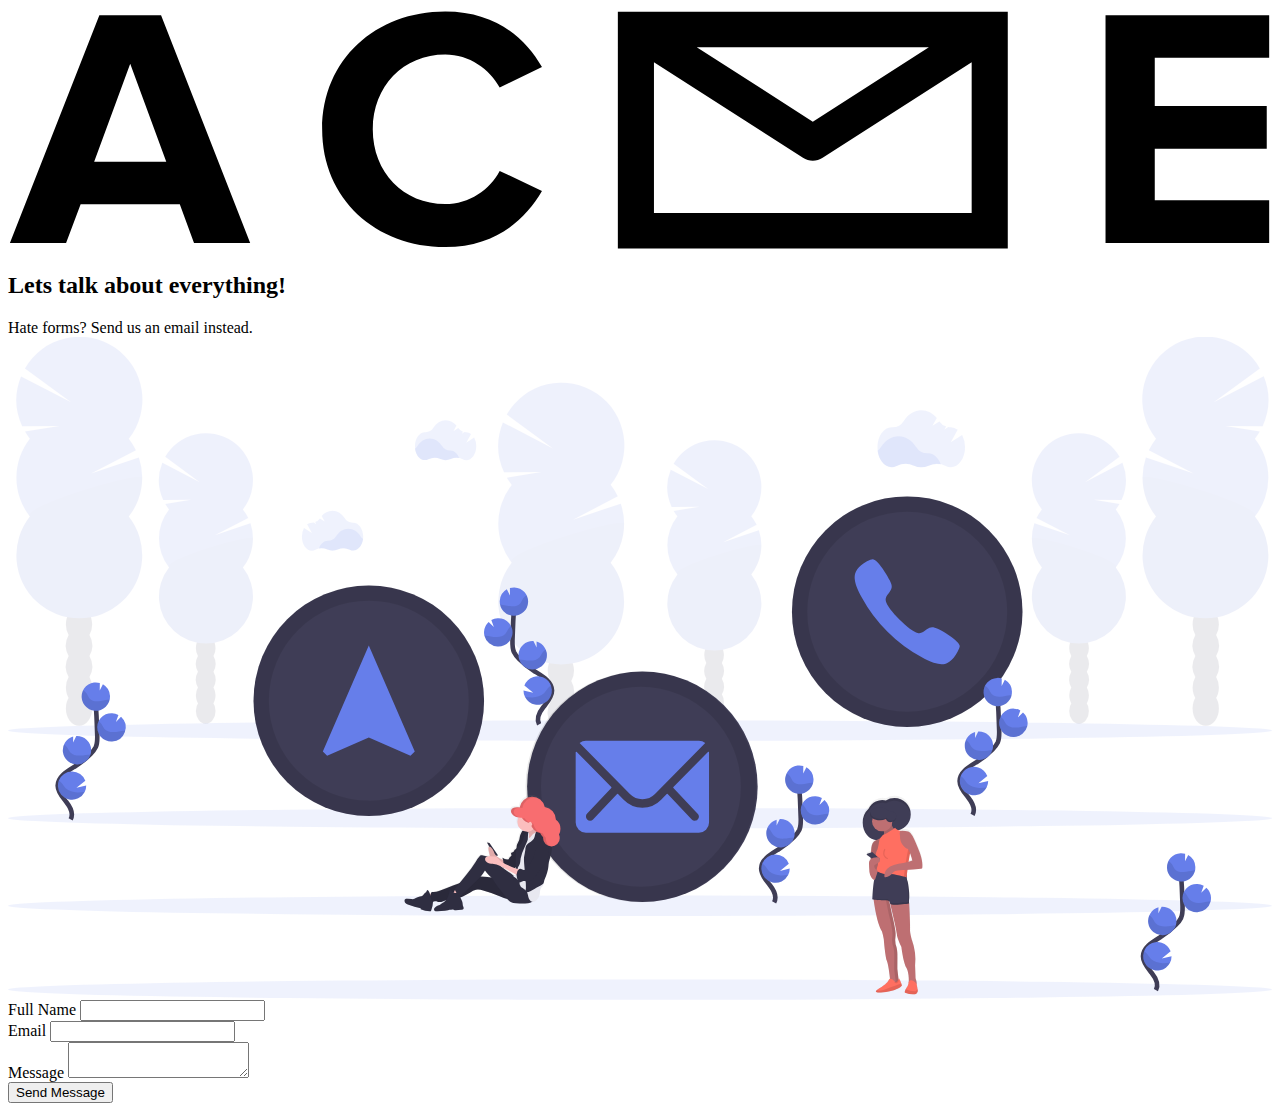
<file: contact.html>
<!-- a lot of the lines are just svg text, actual html is simple 
A sample contact us page form written with tailwind css
Illustration from undraw.co by the amazing Katerina Limpitsouni
-->

<body class="bg-gray-800 text-gray-100 px-8 py-12">
    <div class="text-center w-full">
      <svg class="text-gray-100 h-8 mx-auto" fill=currentColor viewBox="0 0 150 29" version="1.1" xmlns="http://www.w3.org/2000/svg" xmlns:xlink="http://www.w3.org/1999/xlink">
        <g id="Page-1" stroke="none" stroke-width="1" fill="none" fill-rule="evenodd">
          <g id="Desktop-HD" transform="translate(-1112.000000, -438.000000)" fill=currentColor>
            <g id="logo-4" transform="translate(1112.000000, 438.000000)">
              <path d="M76.6605841,24.316569 L76.6605841,6.43875952 L94.3451636,17.7743071 C94.7005374,18.0021643 95.1070794,18.1154024 95.5136215,18.1154024 C95.9201636,18.1154024 96.3267056,18.0021643 96.6820794,17.7743071 L114.366659,6.43875952 L114.366659,24.316569 L76.6605841,24.316569 Z M109.288388,4.65802143 L95.5136215,13.4871405 L81.7388551,4.65802143 L109.288388,4.65802143 Z M114.366659,0.437140476 L76.6605841,0.437140476 L74.5178271,0.437140476 L72.375771,0.437140476 L72.375771,24.316569 L72.375771,28.53745 L76.6605841,28.53745 L114.366659,28.53745 L118.651472,28.53745 L118.651472,24.316569 L118.651472,0.437140476 L116.509416,0.437140476 L114.366659,0.437140476 Z" id="Fill-76"></path>
              <path d="M10.224743,18.2356143 L14.5039486,6.60247143 L18.7831542,18.2356143 L10.224743,18.2356143 Z M10.8415654,0.847352381 L0.225911215,27.8822571 L6.89179907,27.8822571 L8.6196028,23.3023286 L20.3875935,23.3023286 L22.074743,27.8822571 L28.7406308,27.8822571 L18.1656308,0.847352381 L10.8415654,0.847352381 Z" id="Fill-77"></path>
              <path d="M51.8908879,5.50827381 C54.7303738,5.50827381 57.1990654,7.25103571 58.3507009,9.43984524 L63.3707944,7.0079881 C61.4369159,3.6439881 57.9392523,0.401511905 51.8908879,0.401511905 C43.661215,0.401511905 37.2834112,6.07584524 37.2834112,14.3850357 C37.2834112,22.6942262 43.661215,28.3685595 51.8908879,28.3685595 C57.9392523,28.3685595 61.3955607,25.0853452 63.3707944,21.7213452 L58.3507009,19.3302262 C57.1990654,21.5590833 54.7303738,23.2617976 51.8908879,23.2617976 C46.9121495,23.2617976 43.2911215,19.4917976 43.2911215,14.3850357 C43.2911215,9.27758333 46.9121495,5.50827381 51.8908879,5.50827381" id="Fill-78"></path>
              <polygon id="Fill-79" points="149.674276 5.91365238 149.674276 0.846938095 130.25278 0.846938095 130.25278 27.8825333 149.674276 27.8825333 149.674276 22.815819 136.095771 22.815819 136.095771 16.6954381 149.386192 16.6954381 149.386192 11.6287238 136.095771 11.6287238 136.095771 5.91365238">
              </polygon>
            </g>
          </g>
        </g>
      </svg>
    </div>
    <div class="max-w-screen-xl mt-24 px-8 grid gap-8 grid-cols-1 md:grid-cols-2 md:px-12 lg:px-16 xl:px-32 py-16 mx-auto bg-gray-100 text-gray-900 rounded-lg shadow-lg">
      <div class="flex flex-col justify-between">
        <div>
          <h2 class="text-4xl lg:text-5xl font-bold leading-tight">Lets talk about everything!</h2>
          <div class="text-gray-700 mt-8">
            Hate forms? Send us an <span class="underline">email</span> instead.
          </div>
        </div>
        <div class="mt-8 text-center">
          <svg class="w-full" xmlns="http://www.w3.org/2000/svg" xmlns:xlink="http://www.w3.org/1999/xlink" id="ae37f038-3a9e-4b82-ad68-fc94ba16af2a" data-name="Layer 1" viewBox="0 0 1096 574.74">
            <defs>
              <linearGradient id="eb6c86d6-45fa-49e0-9a60-1b0612516196" x1="819.07" y1="732.58" x2="819.07" y2="560.46" gradientUnits="userSpaceOnUse">
                <stop offset="0" stop-color="gray" stop-opacity="0.25" />
                <stop offset="0.54" stop-color="gray" stop-opacity="0.12" />
                <stop offset="1" stop-color="gray" stop-opacity="0.1" />
              </linearGradient>
              <pattern id="ad310e25-2b04-44c8-bb7b-982389166780" data-name="New Pattern 3" width="36.88" height="49.48" patternUnits="userSpaceOnUse" viewBox="0 0 36.88 49.48">
                <rect width="36.88" height="49.48" fill="none" />
                <path d="M4.33,13.19c4.5,0,4.51-7,0-7s-4.52,7,0,7Z" />
                <path d="M4.51,17.16c4.51,0,4.52-7,0-7s-4.51,7,0,7Z" />
                <path d="M4.51,20.94c4.51,0,4.52-7,0-7s-4.51,7,0,7Z" />
                <path d="M3.38,24.72c4.51,0,4.51-7,0-7s-4.51,7,0,7Z" />
                <path d="M1.09,28.29l.2.38a3.52,3.52,0,0,0,4.78,1.25,3.58,3.58,0,0,0,1.26-4.79l-.19-.37A3.52,3.52,0,0,0,2.35,23.5a3.59,3.59,0,0,0-1.26,4.79Z" />
                <path d="M1.49,30.1l.18.57a3.73,3.73,0,0,0,1.61,2.09,3.59,3.59,0,0,0,2.7.35A3.54,3.54,0,0,0,8.42,28.8l-.18-.56a3.68,3.68,0,0,0-1.61-2.1,3.61,3.61,0,0,0-2.69-.35A3.56,3.56,0,0,0,1.49,30.1Z" />
                <path d="M1.58,33.88v.38a3.54,3.54,0,0,0,3.5,3.5,3.56,3.56,0,0,0,3.5-3.5v-.38a3.54,3.54,0,0,0-3.5-3.5,3.57,3.57,0,0,0-3.5,3.5Z" />
                <path d="M4.89,42.3c4.51,0,4.51-7,0-7s-4.51,7,0,7Z" />
                <path d="M1.77,42v.19a3.54,3.54,0,0,0,3.5,3.5,3.56,3.56,0,0,0,3.5-3.5V42a3.54,3.54,0,0,0-3.5-3.5A3.56,3.56,0,0,0,1.77,42Z" />
                <path d="M6,49.29c4.5,0,4.51-7,0-7s-4.52,7,0,7Z" />
                <path d="M10,14.14c4.5,0,4.51-7,0-7s-4.52,7,0,7Z" />
                <path d="M6.59,20.94c4.51,0,4.52-7,0-7s-4.51,7,0,7Z" />
                <path d="M8.48,27c4.51,0,4.51-7,0-7s-4.51,7,0,7Z" />
                <path d="M8.48,29.26c4.51,0,4.51-7,0-7s-4.51,7,0,7Z" />
                <path d="M14.91,33.79c4.5,0,4.51-7,0-7s-4.51,7,0,7Z" />
                <path d="M9.81,38.52c4.5,0,4.51-7,0-7s-4.52,7,0,7Z" />
                <path d="M10.56,45.13c4.51,0,4.51-7,0-7s-4.51,7,0,7Z" />
                <path d="M10.56,49.48c4.51,0,4.51-7,0-7s-4.51,7,0,7Z" />
                <path d="M12.83,18.12c2.57,0,2.58-4,0-4s-2.58,4,0,4Z" />
                <path d="M13,20.39c2.57,0,2.58-4,0-4s-2.58,4,0,4Z" />
                <path d="M13.1,21v.19a2,2,0,0,0,4,0V21a2,2,0,0,0-4,0Z" />
                <path d="M15.1,25.87c2.57,0,2.58-4,0-4s-2.58,4,0,4Z" />
                <path d="M16.61,11.07a1,1,0,0,0,0-2,1,1,0,0,0,0,2Z" />
                <path d="M21.71,16.55a1,1,0,0,0,0-2,1,1,0,0,0,0,2Z" />
                <path d="M16.85,8.94V8.56a1,1,0,0,0-2,0v.38a1,1,0,0,0,2,0Z" />
                <path d="M16.48,4.78V4.59a1,1,0,0,0-2,0v.19a1,1,0,0,0,2,0Z" />
                <path d="M15.48,2a1,1,0,0,0,0-2,1,1,0,0,0,0,2Z" />
                <path d="M10.56,2a1,1,0,0,0,0-2,1,1,0,0,0,0,2Z" />
                <path d="M10.37,4.65a1,1,0,0,0,0-2,1,1,0,0,0,0,2Z" />
                <path d="M7.35,6.16a1,1,0,0,0,0-2,1,1,0,0,0,0,2Z" />
                <path d="M11.88,7.1h.38a1,1,0,0,0,0-2h-.38a1,1,0,0,0,0,2Z" />
                <path d="M13.28,11l.57,1.32a1,1,0,0,0,1.37.36,1,1,0,0,0,.36-1.37L15,10a1,1,0,0,0-1.37-.36A1,1,0,0,0,13.28,11Z" />
                <path d="M18.44,19.33v.19a1,1,0,0,0,2,0v-.19a1,1,0,0,0-2,0Z" />
                <path d="M20.68,24.93l.19.38c.57,1.15,2.3.14,1.72-1l-.19-.38c-.57-1.15-2.3-.14-1.72,1Z" />
                <path d="M22.13,29.38a2.48,2.48,0,0,0-.84,1.86,1,1,0,0,0,2,0,.56.56,0,0,1,.25-.44,1,1,0,0,0,0-1.42,1,1,0,0,0-1.41,0Z" />
                <path d="M20.32,33.41l-.54,1.71c-.38,1.23,1.55,1.76,1.93.53l.54-1.71c.38-1.23-1.55-1.76-1.93-.53Z" />
                <path d="M19.44,37h-.19a1,1,0,0,0,0,2h.19a1,1,0,0,0,0-2Z" />
                <path d="M17.64,41.5l-.19.38c-.58,1.15,1.15,2.16,1.72,1l.19-.38c.58-1.15-1.15-2.16-1.72-1Z" />
                <path d="M15.8,47.87v.56a1,1,0,0,0,2,0v-.56a1,1,0,0,0-2,0Z" />
                <path d="M14.34,49.43a1,1,0,0,0,0-2,1,1,0,0,0,0,2Z" />
                <path d="M14.34,41.31a1,1,0,0,0,0-2,1,1,0,0,0,0,2Z" />
                <path d="M17.13,36.47a2,2,0,0,0,1-1.64,1,1,0,0,0-2,0c0-.13.19-.2,0-.08-1.15.58-.14,2.3,1,1.72Z" />
                <path d="M17.37,31.29a1,1,0,0,0,0-2,1,1,0,0,0,0,2Z" />
                <path d="M18.12,28.46a1,1,0,0,0,0-2,1,1,0,0,0,0,2Z" />
                <path d="M19,24.94l.19-.38c.58-1.15-1.15-2.16-1.72-1l-.19.38c-.58,1.15,1.15,2.16,1.72,1Z" />
                <path d="M17.93,16a1,1,0,0,0,0-2,1,1,0,0,0,0,2Z" />
                <path d="M24.64,16.05l.57.94a1,1,0,0,0,1.72-1L26.37,15a1,1,0,0,0-1.73,1Z" />
                <path d="M34.88,29.72v.19a1,1,0,0,0,2,0v-.19a1,1,0,0,0-2,0Z" />
                <path d="M24,39.23a1,1,0,0,0,0-2,1,1,0,0,0,0,2Z" />
                <path d="M22.85,29a1,1,0,0,0,0-2,1,1,0,0,0,0,2Z" />
                <path d="M18.24,21.9l.57-.56c.93-.89-.48-2.3-1.41-1.41l-.58.56c-.93.89.49,2.3,1.42,1.41Z" />
              </pattern>
              <linearGradient id="a964f849-fa65-4178-8cc4-fb8fb10b3617" x1="462.91" y1="660.68" x2="462.91" y2="559.69" xlink:href="#eb6c86d6-45fa-49e0-9a60-1b0612516196" />
            </defs>
            <title>contact us</title>
            <g opacity="0.1">
              <ellipse cx="479.42" cy="362.12" rx="11.38" ry="14.9" fill="#3f3d56" />
              <path d="M540.43,461a18,18,0,0,0,2.38-9.11c0-8.23-5.1-14.9-11.39-14.9S520,443.68,520,451.91a18,18,0,0,0,2.38,9.11,18.61,18.61,0,0,0,0,18.21,18.61,18.61,0,0,0,0,18.21,17.94,17.94,0,0,0-2.38,9.11c0,8.22,5.1,14.9,11.38,14.9s11.39-6.68,11.39-14.9a17.94,17.94,0,0,0-2.38-9.11,18.61,18.61,0,0,0,0-18.21,18.61,18.61,0,0,0,0-18.21Z" transform="translate(-52 -162.63)" fill="#3f3d56" />
              <ellipse cx="479.42" cy="271.07" rx="11.38" ry="14.9" fill="#3f3d56" />
              <ellipse cx="479.42" cy="252.86" rx="11.38" ry="14.9" fill="#3f3d56" />
              <path d="M488.82,290.86a53.08,53.08,0,0,1-4.24-6.24l29.9-4.91-32.34.24a54.62,54.62,0,0,1-1-43.2l43.39,22.51-40-29.42a54.53,54.53,0,1,1,90,61,54.54,54.54,0,0,1,6.22,9.94L541.92,321l41.39-13.89a54.53,54.53,0,0,1-8.79,51.2,54.52,54.52,0,1,1-85.7,0,54.52,54.52,0,0,1,0-67.42Z" transform="translate(-52 -162.63)" fill="#667eea" />
              <path d="M586.19,324.57a54.27,54.27,0,0,1-11.67,33.71,54.52,54.52,0,1,1-85.7,0C481.51,349,586.19,318.45,586.19,324.57Z" transform="translate(-52 -162.63)" opacity="0.1" />
            </g>
            <g opacity="0.1">
              <ellipse cx="612.28" cy="330.26" rx="8.51" ry="11.13" fill="#3f3d56" />
              <path d="M671,445.26a13.43,13.43,0,0,0,1.77-6.8c0-6.15-3.81-11.14-8.5-11.14s-8.51,5-8.51,11.14a13.33,13.33,0,0,0,1.78,6.8,13.9,13.9,0,0,0,0,13.61,13.9,13.9,0,0,0,0,13.61,13.33,13.33,0,0,0-1.78,6.8c0,6.15,3.81,11.14,8.51,11.14s8.5-5,8.5-11.14a13.43,13.43,0,0,0-1.77-6.8,14,14,0,0,0,0-13.61,14,14,0,0,0,0-13.61Z" transform="translate(-52 -162.63)" fill="#3f3d56" />
              <ellipse cx="612.28" cy="262.22" rx="8.51" ry="11.13" fill="#3f3d56" />
              <ellipse cx="612.28" cy="248.61" rx="8.51" ry="11.13" fill="#3f3d56" />
              <path d="M632.44,318.11a39,39,0,0,1-3.17-4.66l22.35-3.67-24.17.18a40.84,40.84,0,0,1-.78-32.29L659.1,294.5l-29.91-22a40.75,40.75,0,1,1,67.29,45.6,41.2,41.2,0,0,1,4.65,7.43l-29,15.07,30.93-10.38a40.76,40.76,0,0,1-6.57,38.26,40.74,40.74,0,1,1-64,0,40.74,40.74,0,0,1,0-50.38Z" transform="translate(-52 -162.63)" fill="#667eea" />
              <path d="M705.2,343.3a40.57,40.57,0,0,1-8.72,25.19,40.74,40.74,0,1,1-64,0C627,361.56,705.2,338.73,705.2,343.3Z" transform="translate(-52 -162.63)" opacity="0.1" />
            </g>
            <g opacity="0.1">
              <ellipse cx="1038.58" cy="322.12" rx="11.38" ry="14.9" fill="#3f3d56" />
              <path d="M1081.57,421a18,18,0,0,1-2.38-9.11c0-8.23,5.1-14.9,11.39-14.9s11.38,6.67,11.38,14.9a18,18,0,0,1-2.38,9.11,18.61,18.61,0,0,1,0,18.21,18.61,18.61,0,0,1,0,18.21,17.94,17.94,0,0,1,2.38,9.11c0,8.22-5.1,14.9-11.38,14.9s-11.39-6.68-11.39-14.9a17.94,17.94,0,0,1,2.38-9.11,18.61,18.61,0,0,1,0-18.21,18.61,18.61,0,0,1,0-18.21Z" transform="translate(-52 -162.63)" fill="#3f3d56" />
              <ellipse cx="1038.58" cy="231.07" rx="11.38" ry="14.9" fill="#3f3d56" />
              <ellipse cx="1038.58" cy="212.86" rx="11.38" ry="14.9" fill="#3f3d56" />
              <path d="M1133.18,250.86a53.08,53.08,0,0,0,4.24-6.24l-29.9-4.91,32.34.24a54.62,54.62,0,0,0,1-43.2l-43.39,22.51,40-29.42a54.53,54.53,0,1,0-90,61,54.54,54.54,0,0,0-6.22,9.94L1080.08,281l-41.39-13.89a54.53,54.53,0,0,0,8.79,51.2,54.52,54.52,0,1,0,85.7,0,54.52,54.52,0,0,0,0-67.42Z" transform="translate(-52 -162.63)" fill="#667eea" />
              <path d="M1035.81,284.57a54.27,54.27,0,0,0,11.67,33.71,54.52,54.52,0,1,0,85.7,0C1140.49,309,1035.81,278.45,1035.81,284.57Z" transform="translate(-52 -162.63)" opacity="0.1" />
            </g>
            <g opacity="0.1">
              <ellipse cx="928.72" cy="324.26" rx="8.51" ry="11.13" fill="#3f3d56" />
              <path d="M974,439.26a13.43,13.43,0,0,1-1.77-6.8c0-6.15,3.81-11.14,8.5-11.14s8.51,5,8.51,11.14a13.33,13.33,0,0,1-1.78,6.8,13.9,13.9,0,0,1,0,13.61,13.9,13.9,0,0,1,0,13.61,13.33,13.33,0,0,1,1.78,6.8c0,6.15-3.81,11.14-8.51,11.14s-8.5-5-8.5-11.14a13.43,13.43,0,0,1,1.77-6.8,14,14,0,0,1,0-13.61,14,14,0,0,1,0-13.61Z" transform="translate(-52 -162.63)" fill="#3f3d56" />
              <ellipse cx="928.72" cy="256.22" rx="8.51" ry="11.13" fill="#3f3d56" />
              <ellipse cx="928.72" cy="242.61" rx="8.51" ry="11.13" fill="#3f3d56" />
              <path d="M1012.56,312.11a39,39,0,0,0,3.17-4.66l-22.35-3.67,24.17.18a40.84,40.84,0,0,0,.78-32.29L985.9,288.5l29.91-22a40.75,40.75,0,1,0-67.29,45.6,41.2,41.2,0,0,0-4.65,7.43l29,15.07L942,324.23a40.76,40.76,0,0,0,6.57,38.26,40.74,40.74,0,1,0,64,0,40.74,40.74,0,0,0,0-50.38Z" transform="translate(-52 -162.63)" fill="#667eea" />
              <path d="M939.8,337.3a40.57,40.57,0,0,0,8.72,25.19,40.74,40.74,0,1,0,64,0C1018,355.56,939.8,332.73,939.8,337.3Z" transform="translate(-52 -162.63)" opacity="0.1" />
            </g>
            <g opacity="0.1">
              <ellipse cx="61.59" cy="322.12" rx="11.38" ry="14.9" fill="#3f3d56" />
              <path d="M122.59,421a18,18,0,0,0,2.38-9.11c0-8.23-5.1-14.9-11.38-14.9s-11.38,6.67-11.38,14.9a18,18,0,0,0,2.37,9.11,18.67,18.67,0,0,0,0,18.21,18.67,18.67,0,0,0,0,18.21,17.93,17.93,0,0,0-2.37,9.11c0,8.22,5.09,14.9,11.38,14.9S125,474.77,125,466.55a17.94,17.94,0,0,0-2.38-9.11,18.61,18.61,0,0,0,0-18.21,18.61,18.61,0,0,0,0-18.21Z" transform="translate(-52 -162.63)" fill="#3f3d56" />
              <ellipse cx="61.59" cy="231.07" rx="11.38" ry="14.9" fill="#3f3d56" />
              <ellipse cx="61.59" cy="212.86" rx="11.38" ry="14.9" fill="#3f3d56" />
              <path d="M71,250.86a54.33,54.33,0,0,1-4.24-6.24l29.91-4.91L64.3,240a54.62,54.62,0,0,1-1-43.2l43.4,22.51-40-29.42a54.52,54.52,0,1,1,90,61,54.54,54.54,0,0,1,6.22,9.94L124.08,281l41.4-13.89a54.59,54.59,0,0,1-8.8,51.2,54.52,54.52,0,1,1-85.7,0,54.52,54.52,0,0,1,0-67.42Z" transform="translate(-52 -162.63)" fill="#667eea" />
              <path d="M168.35,284.57a54.27,54.27,0,0,1-11.67,33.71,54.52,54.52,0,1,1-85.7,0C63.67,309,168.35,278.45,168.35,284.57Z" transform="translate(-52 -162.63)" opacity="0.1" />
            </g>
            <g opacity="0.1">
              <ellipse cx="171.44" cy="324.26" rx="8.51" ry="11.13" fill="#3f3d56" />
              <path d="M230.17,439.26a13.43,13.43,0,0,0,1.77-6.8c0-6.15-3.8-11.14-8.5-11.14s-8.51,5-8.51,11.14a13.43,13.43,0,0,0,1.78,6.8,13.9,13.9,0,0,0,0,13.61,13.9,13.9,0,0,0,0,13.61,13.43,13.43,0,0,0-1.78,6.8c0,6.15,3.81,11.14,8.51,11.14s8.5-5,8.5-11.14a13.43,13.43,0,0,0-1.77-6.8,14,14,0,0,0,0-13.61,14,14,0,0,0,0-13.61Z" transform="translate(-52 -162.63)" fill="#3f3d56" />
              <ellipse cx="171.44" cy="256.22" rx="8.51" ry="11.13" fill="#3f3d56" />
              <ellipse cx="171.44" cy="242.61" rx="8.51" ry="11.13" fill="#3f3d56" />
              <path d="M191.6,312.11a40.21,40.21,0,0,1-3.17-4.66l22.35-3.67-24.17.18a40.84,40.84,0,0,1-.78-32.29l32.43,16.83-29.91-22a40.75,40.75,0,1,1,67.29,45.6,40.12,40.12,0,0,1,4.65,7.43l-29,15.07,30.93-10.38a40.76,40.76,0,0,1-6.57,38.26,40.74,40.74,0,1,1-64,0,40.74,40.74,0,0,1,0-50.38Z" transform="translate(-52 -162.63)" fill="#667eea" />
              <path d="M264.36,337.3a40.57,40.57,0,0,1-8.72,25.19,40.74,40.74,0,1,1-64,0C186.14,355.56,264.36,332.73,264.36,337.3Z" transform="translate(-52 -162.63)" opacity="0.1" />
            </g>
            <ellipse cx="548" cy="493.13" rx="548" ry="8.86" fill="#667eea" opacity="0.1" />
            <ellipse cx="548" cy="565.88" rx="548" ry="8.86" fill="#667eea" opacity="0.1" />
            <ellipse cx="548" cy="341.3" rx="548" ry="8.86" fill="#667eea" opacity="0.1" />
            <ellipse cx="548" cy="417.21" rx="548" ry="8.86" fill="#667eea" opacity="0.1" />
            <path d="M860.79,273a18.3,18.3,0,0,0-10.6,1.16,15.65,15.65,0,0,1-12.74,0,17.88,17.88,0,0,0-15,.29,9.24,9.24,0,0,1-4.31,1.08c-6.08,0-11.13-6.12-12.18-14.19a11.88,11.88,0,0,0,3-3.27c3.56-5.74,9.07-9.43,15.27-9.43s11.64,3.64,15.2,9.32a11.68,11.68,0,0,0,10.09,5.54h.16C854.57,263.45,858.76,267.33,860.79,273Z" transform="translate(-52 -162.63)" fill="#667eea" opacity="0.1" />
            <path d="M879.3,247.65l-9.82,6.22,6-10.84a9.7,9.7,0,0,0-5.94-2.11h-.16a11.35,11.35,0,0,1-2-.15L864,242.88l1.43-2.6a11.79,11.79,0,0,1-5.83-4.42l-6,3.78,3.76-6.84c-3.48-4.18-8.18-6.74-13.34-6.74-6.2,0-11.71,3.68-15.28,9.42a11.41,11.41,0,0,1-10.09,5.44h-.33c-6.84,0-12.38,7.75-12.38,17.31s5.54,17.32,12.38,17.32a9.39,9.39,0,0,0,4.31-1.08,17.86,17.86,0,0,1,15-.3,15.55,15.55,0,0,0,12.74,0,17.92,17.92,0,0,1,14.86.29,9.3,9.3,0,0,0,4.26,1.06c6.84,0,12.38-7.76,12.38-17.32A21.93,21.93,0,0,0,879.3,247.65Z" transform="translate(-52 -162.63)" fill="#667eea" opacity="0.1" />
            <path d="M443.26,267.59a12.84,12.84,0,0,0-7.43.81,10.92,10.92,0,0,1-8.91,0,12.48,12.48,0,0,0-10.49.21,6.62,6.62,0,0,1-3,.75c-4.25,0-7.79-4.28-8.53-9.93a8.32,8.32,0,0,0,2.13-2.29c2.49-4,6.35-6.6,10.69-6.6s8.15,2.55,10.64,6.52a8.19,8.19,0,0,0,7.07,3.88h.11C438.9,260.92,441.83,263.64,443.26,267.59Z" transform="translate(-52 -162.63)" fill="#667eea" opacity="0.1" />
            <path d="M456.21,249.86l-6.87,4.36,4.17-7.59a6.75,6.75,0,0,0-4.15-1.48h-.12a7.49,7.49,0,0,1-1.42-.11l-2.33,1.48,1-1.82a8.3,8.3,0,0,1-4.08-3.09l-4.17,2.64,2.64-4.78a12.21,12.21,0,0,0-9.34-4.73c-4.34,0-8.2,2.58-10.69,6.6a8,8,0,0,1-7.07,3.81h-.23c-4.79,0-8.67,5.42-8.67,12.12s3.88,12.12,8.67,12.12a6.5,6.5,0,0,0,3-.76,12.5,12.5,0,0,1,10.48-.2,11.1,11.1,0,0,0,4.49,1,11,11,0,0,0,4.43-.94,12.54,12.54,0,0,1,10.4.2,6.48,6.48,0,0,0,3,.74c4.78,0,8.66-5.43,8.66-12.12A15.33,15.33,0,0,0,456.21,249.86Z" transform="translate(-52 -162.63)" fill="#667eea" opacity="0.1" />
            <path d="M321.59,346a12.82,12.82,0,0,1,7.42.81,10.94,10.94,0,0,0,8.92,0,12.52,12.52,0,0,1,10.49.2,6.47,6.47,0,0,0,3,.76c4.25,0,7.79-4.29,8.52-9.94a8.15,8.15,0,0,1-2.12-2.29c-2.5-4-6.36-6.59-10.69-6.59s-8.15,2.54-10.65,6.52a8.19,8.19,0,0,1-7.06,3.88h-.11C325.94,339.37,323,342.08,321.59,346Z" transform="translate(-52 -162.63)" fill="#667eea" opacity="0.1" />
            <path d="M308.63,328.3l6.88,4.36-4.18-7.58a6.79,6.79,0,0,1,4.16-1.49h.11a8.52,8.52,0,0,0,1.43-.1l2.33,1.47-1-1.81a8.29,8.29,0,0,0,4.07-3.09l4.17,2.64L324,317.91a12.2,12.2,0,0,1,9.34-4.72c4.33,0,8.2,2.58,10.69,6.6a8,8,0,0,0,7.06,3.81h.24c4.78,0,8.66,5.43,8.66,12.12s-3.88,12.12-8.66,12.12a6.49,6.49,0,0,1-3-.75,12.48,12.48,0,0,0-10.49-.21,10.86,10.86,0,0,1-4.48,1,11,11,0,0,1-4.44-.94,12.52,12.52,0,0,0-10.39.2,6.48,6.48,0,0,1-3,.74c-4.79,0-8.67-5.42-8.67-12.12A15.44,15.44,0,0,1,308.63,328.3Z" transform="translate(-52 -162.63)" fill="#667eea" opacity="0.1" />
            <path d="M716.31,652.89c2.61-4.84-.35-10.76-3.75-15.07s-7.56-8.8-7.47-14.29c.13-7.89,8.51-12.56,15.2-16.74a74.3,74.3,0,0,0,13.65-11,20.13,20.13,0,0,0,4.19-5.62c1.39-3.08,1.35-6.6,1.26-10q-.43-16.89-1.67-33.76" transform="translate(-52 -162.63)" fill="none" stroke="#3f3d56" stroke-miterlimit="10" stroke-width="4" />
            <path d="M750.45,545.85a12.31,12.31,0,0,0-6.15-10.09l-2.76,5.45.09-6.6a12.31,12.31,0,1,0,8.82,11.24Z" transform="translate(-52 -162.63)" fill="#667eea" />
            <path d="M728.49,629.17a12.31,12.31,0,0,1-23.24-5,12,12,0,0,1,.8-5,12.32,12.32,0,0,1,23,.13l-7.69,6.26,8.46-2A12.24,12.24,0,0,1,728.49,629.17Z" transform="translate(-52 -162.63)" fill="#667eea" />
            <path d="M722.41,605.27a12.31,12.31,0,0,1-3.9-24.15l-.07,5.07,2.79-5.52h0a12.31,12.31,0,1,1,1.15,24.6Z" transform="translate(-52 -162.63)" fill="#667eea" />
            <path d="M752.3,585.38a12.31,12.31,0,1,1,5.44-23l-2.17,6L760,564a12.31,12.31,0,0,1-7.74,21.37Z" transform="translate(-52 -162.63)" fill="#667eea" />
            <path d="M748.79,549.13c-2.84.31-5.6,1.19-8.46,1.37s-6-.51-7.78-2.72a39.48,39.48,0,0,1-2.28-4,8.76,8.76,0,0,0-3.1-2.92,12.31,12.31,0,1,0,23,8.18C749.72,549.05,749.25,549.08,748.79,549.13Z" transform="translate(-52 -162.63)" opacity="0.1" />
            <path d="M752.3,585.38a12.31,12.31,0,0,1-11.71-17.56,9.11,9.11,0,0,1,2.47,2.48,41.72,41.72,0,0,0,2.44,4.07c1.92,2.25,5.2,3,8.17,2.85s5.84-1,8.8-1.25c.41,0,.82-.06,1.24-.07A12.31,12.31,0,0,1,752.3,585.38Z" transform="translate(-52 -162.63)" opacity="0.1" />
            <path d="M722.41,605.27a12.31,12.31,0,0,1-11.81-17.33,10,10,0,0,1,2.61,2.5,41.23,41.23,0,0,0,2.67,4.15c2.07,2.31,5.57,3.13,8.71,3s6-.81,9-1A12.33,12.33,0,0,1,722.41,605.27Z" transform="translate(-52 -162.63)" opacity="0.1" />
            <path d="M728.49,629.17a12.31,12.31,0,0,1-23.24-5,12,12,0,0,1,.8-5,12.29,12.29,0,0,1,2.7,2.41c1.17,1.42,1.94,3,3.3,4.37,2.51,2.47,6.58,3.49,10.19,3.58A51.7,51.7,0,0,0,728.49,629.17Z" transform="translate(-52 -162.63)" opacity="0.1" />
            <path d="M106.31,580.89c2.61-4.84-.35-10.76-3.75-15.07S95,557,95.09,551.53c.13-7.89,8.51-12.56,15.2-16.74a74.3,74.3,0,0,0,13.65-11,20.13,20.13,0,0,0,4.19-5.62c1.39-3.08,1.35-6.6,1.26-10q-.44-16.89-1.67-33.76" transform="translate(-52 -162.63)" fill="none" stroke="#3f3d56" stroke-miterlimit="10" stroke-width="4" />
            <path d="M140.45,473.85a12.31,12.31,0,0,0-6.15-10.09l-2.76,5.45.09-6.6a12.31,12.31,0,1,0,8.82,11.24Z" transform="translate(-52 -162.63)" fill="#667eea" />
            <path d="M118.49,557.17a12.31,12.31,0,0,1-23.24-5,12,12,0,0,1,.8-5,12.32,12.32,0,0,1,23,.13l-7.69,6.26,8.46-2A12.24,12.24,0,0,1,118.49,557.17Z" transform="translate(-52 -162.63)" fill="#667eea" />
            <path d="M112.41,533.27a12.31,12.31,0,0,1-3.9-24.15l-.07,5.07,2.79-5.52h0a12.31,12.31,0,1,1,1.15,24.6Z" transform="translate(-52 -162.63)" fill="#667eea" />
            <path d="M142.3,513.38a12.31,12.31,0,1,1,5.44-23l-2.17,6L150,492a12.31,12.31,0,0,1-7.74,21.37Z" transform="translate(-52 -162.63)" fill="#667eea" />
            <path d="M138.79,477.13c-2.84.31-5.6,1.19-8.46,1.37s-6-.51-7.78-2.72a39.48,39.48,0,0,1-2.28-4,8.76,8.76,0,0,0-3.1-2.92,12.31,12.31,0,1,0,23,8.18C139.72,477.05,139.25,477.08,138.79,477.13Z" transform="translate(-52 -162.63)" opacity="0.1" />
            <path d="M142.3,513.38a12.31,12.31,0,0,1-11.71-17.56,9.11,9.11,0,0,1,2.47,2.48,41.72,41.72,0,0,0,2.44,4.07c1.92,2.25,5.2,3,8.17,2.85s5.84-1,8.8-1.25c.41,0,.82-.06,1.24-.07A12.31,12.31,0,0,1,142.3,513.38Z" transform="translate(-52 -162.63)" opacity="0.1" />
            <path d="M112.41,533.27a12.31,12.31,0,0,1-11.81-17.33,10,10,0,0,1,2.61,2.5,41.23,41.23,0,0,0,2.67,4.15c2.07,2.31,5.57,3.13,8.71,3s6-.81,9-1A12.33,12.33,0,0,1,112.41,533.27Z" transform="translate(-52 -162.63)" opacity="0.1" />
            <path d="M118.49,557.17a12.31,12.31,0,0,1-23.24-5,12,12,0,0,1,.8-5,12.29,12.29,0,0,1,2.7,2.41c1.17,1.42,1.94,3,3.3,4.37,2.51,2.47,6.58,3.49,10.19,3.58A51.7,51.7,0,0,0,118.49,557.17Z" transform="translate(-52 -162.63)" opacity="0.1" />
            <path d="M512.52,498.52c-2.61-4.83.35-10.75,3.76-15.06s7.55-8.8,7.46-14.29c-.12-7.9-8.5-12.56-15.2-16.74a74,74,0,0,1-13.64-11,19.78,19.78,0,0,1-4.2-5.61c-1.38-3.09-1.34-6.6-1.26-10q.45-16.89,1.67-33.76" transform="translate(-52 -162.63)" fill="none" stroke="#3f3d56" stroke-miterlimit="10" stroke-width="4" />
            <path d="M478.39,391.49a12.3,12.3,0,0,1,6.14-10.09l2.76,5.45-.08-6.6a12.62,12.62,0,0,1,4.05-.49,12.31,12.31,0,1,1-12.87,11.73Z" transform="translate(-52 -162.63)" fill="#667eea" />
            <path d="M500.34,474.81a12.31,12.31,0,1,0-.59-9.91l7.69,6.26-8.46-2A12.24,12.24,0,0,0,500.34,474.81Z" transform="translate(-52 -162.63)" fill="#667eea" />
            <path d="M506.42,450.91a12.31,12.31,0,0,0,3.91-24.15l.06,5.07-2.79-5.52h0A12.31,12.31,0,0,0,494.7,438a12.16,12.16,0,0,0,.53,4.2A12.3,12.3,0,0,0,506.42,450.91Z" transform="translate(-52 -162.63)" fill="#667eea" />
            <path d="M476.54,431a12.31,12.31,0,1,0-5.45-23l2.18,6-4.48-4.29a12.21,12.21,0,0,0-4,8.5,11.91,11.91,0,0,0,.31,3.39A12.3,12.3,0,0,0,476.54,431Z" transform="translate(-52 -162.63)" fill="#667eea" />
            <path d="M480.05,394.77c2.84.31,5.6,1.19,8.45,1.37s6-.51,7.79-2.72a39.4,39.4,0,0,0,2.27-4,8.79,8.79,0,0,1,3.11-2.92,12.31,12.31,0,1,1-23,8.17C479.12,394.68,479.58,394.72,480.05,394.77Z" transform="translate(-52 -162.63)" opacity="0.1" />
            <path d="M476.54,431a12.32,12.32,0,0,0,11.71-17.56,9.15,9.15,0,0,0-2.48,2.48,41.72,41.72,0,0,1-2.44,4.07c-1.91,2.25-5.19,3-8.16,2.85s-5.84-1-8.8-1.25c-.41,0-.83-.06-1.24-.07A12.3,12.3,0,0,0,476.54,431Z" transform="translate(-52 -162.63)" opacity="0.1" />
            <path d="M506.42,450.91a12.3,12.3,0,0,0,11.81-17.33,9.83,9.83,0,0,0-2.6,2.5,41.23,41.23,0,0,1-2.67,4.15c-2.08,2.31-5.57,3.13-8.72,3s-6-.81-9-1A12.3,12.3,0,0,0,506.42,450.91Z" transform="translate(-52 -162.63)" opacity="0.1" />
            <path d="M500.34,474.81a12.31,12.31,0,0,0,22.45-10,11.82,11.82,0,0,0-2.7,2.41c-1.17,1.42-2,3-3.3,4.37-2.52,2.47-6.58,3.49-10.2,3.58A53.94,53.94,0,0,1,500.34,474.81Z" transform="translate(-52 -162.63)" opacity="0.1" />
            <circle cx="779.73" cy="238.18" r="99.96" fill="#3f3d56" />
            <path d="M874.64,426.59c-3.48-3.48-11.85-8.73-16-10.69-4.79-2.3-6.55-2.26-9.94.19-2.82,2-4.65,3.93-7.89,3.22s-9.66-5.55-15.87-11.74S813.91,395,813.22,391.71s1.21-5.08,3.23-7.9c2.44-3.39,2.51-5.15.19-9.94-2-4.15-7.19-12.5-10.7-16s-4.27-2.73-6.19-2a35.8,35.8,0,0,0-5.67,3c-3.48,2.33-5.43,4.27-6.8,7.19s-2.92,8.34,5.05,22.53a125.69,125.69,0,0,0,22.1,29.47l0,0,0,0A125.88,125.88,0,0,0,844,440.2c14.18,8,19.61,6.41,22.53,5.05s4.86-3.29,7.18-6.8a35.33,35.33,0,0,0,3-5.67C877.37,430.86,878.15,430.08,874.64,426.59Z" transform="translate(-52 -162.63)" fill="#667eea" />
            <path d="M831.73,300.86a100,100,0,1,0,99.95,99.95A100,100,0,0,0,831.73,300.86Zm0,186.62a86.67,86.67,0,1,1,86.67-86.67A86.67,86.67,0,0,1,831.73,487.48Z" transform="translate(-52 -162.63)" opacity="0.1" />
            <circle cx="550.08" cy="390.01" r="99.96" fill="#3f3d56" />
            <path d="M658.93,522.44,629,552.89a.54.54,0,0,0,0,.78L650,576a3.62,3.62,0,0,1-2.55,6.17,3.64,3.64,0,0,1-2.56-1.06L624,558.86a.57.57,0,0,0-.8,0L618.11,564a22.37,22.37,0,0,1-16,6.73,22.86,22.86,0,0,1-16.28-6.92l-4.89-5a.57.57,0,0,0-.8,0l-20.84,22.2a3.61,3.61,0,0,1-5.11,0,3.6,3.6,0,0,1,0-5.11l20.92-22.28a.6.6,0,0,0,0-.78l-29.93-30.45a.55.55,0,0,0-.94.39v60.93a8.92,8.92,0,0,0,8.89,8.89H651a8.92,8.92,0,0,0,8.89-8.89V522.83A.55.55,0,0,0,658.93,522.44Z" transform="translate(-52 -162.63)" fill="#667eea" />
            <path d="M602.08,563.5A15.14,15.14,0,0,0,613,559l43.59-44.37a8.7,8.7,0,0,0-5.5-2H553.15a8.64,8.64,0,0,0-5.5,2L591.25,559A15.08,15.08,0,0,0,602.08,563.5Z" transform="translate(-52 -162.63)" fill="#667eea" />
            <path d="M600.82,452.69a100,100,0,1,0,99.95,99.95A100,100,0,0,0,600.82,452.69Zm0,186.62a86.67,86.67,0,1,1,86.67-86.67A86.67,86.67,0,0,1,600.82,639.31Z" transform="translate(-52 -162.63)" opacity="0.1" />
            <circle cx="312.85" cy="315.36" r="99.96" fill="#3f3d56" />
            <path d="M364.85,430.16,325,522.1l3.72,3.72,36.14-15.94L401,525.82l3.72-3.72Z" transform="translate(-52 -162.63)" fill="#667eea" />
            <path d="M364.85,378A100,100,0,1,0,464.8,478,100,100,0,0,0,364.85,378Zm0,186.62A86.67,86.67,0,1,1,451.52,478,86.67,86.67,0,0,1,364.85,564.66Z" transform="translate(-52 -162.63)" opacity="0.1" />
            <path d="M840.93,603.88q-1.36-3.32-2.79-6.62a19.65,19.65,0,0,0-3.41-5.89,6.24,6.24,0,0,0-2-1.5,8.53,8.53,0,0,0-2.61-.52,20.83,20.83,0,0,0-4.1-.11c-.53-.16-1.13-.37-1.72-.61a14.28,14.28,0,0,0,10.64-13.25c0-.2,0-.41,0-.61a14.25,14.25,0,0,0-14.19-14.31,14,14,0,0,0-7.45,2.13,13.37,13.37,0,0,0-15,7.23,16.53,16.53,0,0,0-5.1,12.3c0,.21,0,.43,0,.63.26,7.77,5.28,14,11.62,14.63a6.66,6.66,0,0,0-1.84,1.23c-1.94,1.87-2.26,4.84-2.47,7.54l-.15,2L797,609.35a.62.62,0,0,0-.15,1.09l3.21,2.29c0,.19,0,.38,0,.57s0,.43.06.65a4.59,4.59,0,0,0-1.24,1.77,8.18,8.18,0,0,0-.29,3.24l.12,2.79a21.91,21.91,0,0,0,.85,6.21c.42,1.24,2.24,4.23,3.55,4.25-1.21,5.5-1.53,17.1-1.53,17.1-.15.15.27.29,1,.41.72,5.52,3.07,21,7.24,27.81a58.64,58.64,0,0,1,1.57,6.76s1.19,14.71,2.76,19.08c1.34,3.72,2.4,12.9,2.69,15.56a1.53,1.53,0,0,0-1.11,1.14c-.79,2.38-5.91,6-5.91,6a24.76,24.76,0,0,0-4.42,2.83c-1.61,1.45-1.55,2.76,5.6,1.94,13.8-1.59,16.16-6,16.16-6s-.22-.74-.55-1.7a18.46,18.46,0,0,0-1.81-4.27c-.2-.19-.4.13-.64.63a85.63,85.63,0,0,1-.94-19.31s.39-6.76-1.58-11.53a21.83,21.83,0,0,1,0-7.55c.79-3.18-3.15-18.69-3.15-18.69L816.23,651a3.28,3.28,0,0,1,.63,1.33l.06.23.06.33a.62.62,0,0,0,.16.31c1.54,6.4,5.76,24.13,5.76,26.73,0,3.18,3.94,11.13,3.94,11.13s1.57,13.12,4.33,18.28c2.1,3.93,2.15,9.69,2.05,12.23h0s-.47,3.27-1.26,4.06a9.66,9.66,0,0,0-1.49,2.59l-.09.19s-1.18,2.39-.39,2.79a19.37,19.37,0,0,0,9.46,1.19s1.58-2,1.58-2.78a12.52,12.52,0,0,0-.18-1.42c-.29-1.88-.83-4.84-.84-4.87.33-1.28-1-4.84-1-4.84l-.4-11.13a51.38,51.38,0,0,0-2.76-22.27s-2-7.15-1.57-9.14-.79-23.06-.79-23.06l-.12-.3a22.78,22.78,0,0,1,.12-4.47c.39-4.77-1.18-14.71-1.58-15.1a13.1,13.1,0,0,1-.56-3.29c.09-.83.36-3.26.73-6.28a112.91,112.91,0,0,0,11.62-1,1.45,1.45,0,0,0,1-.4,1.4,1.4,0,0,0,.23-.81C845.39,615.24,843.2,609.42,840.93,603.88ZM833,616.49c.41-2.85.85-5.61,1.29-7.66l.06.18a55.65,55.65,0,0,1,1.9,6.3A21.43,21.43,0,0,1,833,616.49Z" transform="translate(-52 -162.63)" fill="url(#eb6c86d6-45fa-49e0-9a60-1b0612516196)" />
            <path d="M802.37,648.68s2.36,21.23,7.47,29.48a57.21,57.21,0,0,1,1.57,6.68s1.18,14.54,2.75,18.86,2.75,16.12,2.75,16.12,5.5,6.28,7.47,1.18a82.82,82.82,0,0,1-1.18-20.44s.39-6.68-1.57-11.4a21.32,21.32,0,0,1,0-7.46c.78-3.15-3.15-18.47-3.15-18.47l-3.14-15.33Z" transform="translate(-52 -162.63)" fill="#be6f72" />
            <path d="M827.13,724.93s-2.36,4.32-16.11,5.89c-7.14.81-7.19-.48-5.58-1.92a24.9,24.9,0,0,1,4.4-2.8s5.11-3.53,5.89-5.89,3.54-.39,3.54-.39c3.93,5.89,4.72-1.58,5.5-.79a17.73,17.73,0,0,1,1.81,4.21C826.91,724.19,827.13,724.93,827.13,724.93Z" transform="translate(-52 -162.63)" fill="#ff6f61" />
            <path d="M827.13,724.93s-2.36,4.32-16.11,5.89c-7.14.81-7.19-.48-5.58-1.92,1.12.71,3.38,1,7.93-.83,6.55-2.68,11.3-4.23,13.21-4.83C826.91,724.19,827.13,724.93,827.13,724.93Z" transform="translate(-52 -162.63)" opacity="0.1" />
            <path d="M823.2,700.56s.39-6.68-1.57-11.4a21.32,21.32,0,0,1,0-7.46c.78-3.15-3.15-18.47-3.15-18.47l-3.14-15.33-2.72.16,3.11,15.17s3.93,15.32,3.15,18.47a21.32,21.32,0,0,0,0,7.46c2,4.72,1.57,11.4,1.57,11.4A82.82,82.82,0,0,0,821.63,721a3.44,3.44,0,0,1-1.14,1.62c1.46.66,3,.63,3.89-1.62A82.82,82.82,0,0,1,823.2,700.56Z" transform="translate(-52 -162.63)" opacity="0.1" />
            <path d="M820.64,562.42a14,14,0,0,0-7.42,2.11,13.35,13.35,0,0,0-15,7.15,16.28,16.28,0,0,0-5.09,12.16c0,8.36,5.63,15.13,12.57,15.13,5,0,9.38-3.56,11.39-8.71a13.8,13.8,0,0,0,3.54.46,14.15,14.15,0,0,0,0-28.3Z" transform="translate(-52 -162.63)" fill="#3f3d56" />
            <path d="M832.24,650.65l1.18,3.14s1.18,20.83.78,22.8,1.58,9,1.58,9a50.31,50.31,0,0,1,2.75,22l.39,11s1.57,4.32.79,5.11S833,723,833,723s.79-8.25-2-13.36-4.32-18.08-4.32-18.08-3.93-7.86-3.93-11-6.29-28.69-6.29-28.69Z" transform="translate(-52 -162.63)" fill="#be6f72" />
            <path d="M801.58,650.26s.4-14.15,2-18.47a29.33,29.33,0,0,0,1.75-6.27s23.79,4.3,25.76,2.73c0,0,.39,5.5.79,5.89s2,10.22,1.57,14.94,0,4.71,0,4.71-16.12,2.36-16.51,0-1.57-2.35-1.57-2.35S800.8,651,801.58,650.26Z" transform="translate(-52 -162.63)" fill="#3f3d56" />
            <g opacity="0.1">
              <path d="M814.55,650.26s-9.94-.27-12.94-.81c0,.51,0,.81,0,.81-.78.78,13.76,1.18,13.76,1.18a1,1,0,0,1,.54.22C815.38,650.26,814.55,650.26,814.55,650.26Z" transform="translate(-52 -162.63)" />
              <path d="M831.85,634.14c-.4-.39-.79-5.89-.79-5.89a1.69,1.69,0,0,1-.67.24c.14,1.66.41,4.21.67,4.47s2,10.22,1.57,14.94,0,4.71,0,4.71-12.75,1.87-15.84.62c0,.17.09.36.12.56.39,2.36,16.51,0,16.51,0s-.4,0,0-4.71S832.24,634.54,831.85,634.14Z" transform="translate(-52 -162.63)" />
              <path d="M814.55,650.26s-9.94-.27-12.94-.81c0,.51,0,.81,0,.81-.78.78,13.76,1.18,13.76,1.18a1,1,0,0,1,.54.22C815.38,650.26,814.55,650.26,814.55,650.26Z" transform="translate(-52 -162.63)" fill="url(#ad310e25-2b04-44c8-bb7b-982389166780)" />
              <path d="M831.85,634.14c-.4-.39-.79-5.89-.79-5.89a1.69,1.69,0,0,1-.67.24c.14,1.66.41,4.21.67,4.47s2,10.22,1.57,14.94,0,4.71,0,4.71-12.75,1.87-15.84.62c0,.17.09.36.12.56.39,2.36,16.51,0,16.51,0s-.4,0,0-4.71S832.24,634.54,831.85,634.14Z" transform="translate(-52 -162.63)" fill="url(#ad310e25-2b04-44c8-bb7b-982389166780)" />
            </g>
            <path d="M818.9,587.18a5.21,5.21,0,0,0,1.5,1.94,3.36,3.36,0,0,0,1.41.61c-.88.51-1.84.89-2.72,1.4a48.36,48.36,0,0,0-4,3,8.14,8.14,0,0,1-4.59,1.78,5.62,5.62,0,0,0,.64-5.59,5.22,5.22,0,0,1-.7-1.94c0-1.13,1-2,1.93-2.6.75-.51,1.52-1,2.3-1.49.61-.38,1.53-1.18,2.3-1.15s.86.71,1,1.41A11.09,11.09,0,0,0,818.9,587.18Z" transform="translate(-52 -162.63)" fill="#be6f72" />
            <path d="M818.9,587.18a5.21,5.21,0,0,0,1.5,1.94,3.36,3.36,0,0,0,1.41.61c-.88.51-1.84.89-2.72,1.4a48.36,48.36,0,0,0-4,3,8.14,8.14,0,0,1-4.59,1.78,5.62,5.62,0,0,0,.64-5.59,5.22,5.22,0,0,1-.7-1.94c0-1.13,1-2,1.93-2.6.75-.51,1.52-1,2.3-1.49.61-.38,1.53-1.18,2.3-1.15s.86.71,1,1.41A11.09,11.09,0,0,0,818.9,587.18Z" transform="translate(-52 -162.63)" opacity="0.1" />
            <circle cx="776.11" cy="438.7" r="9.04" fill="#be6f72" />
            <path d="M840.88,729.64c0,.79-1.57,2.75-1.57,2.75a19.46,19.46,0,0,1-9.43-1.18c-.79-.39.39-2.75.39-2.75l.09-.19a9.54,9.54,0,0,1,1.49-2.56c.78-.78,1.25-4,1.25-4,2.44-4,6.77,1.73,6.77,1.73s.55,3,.84,4.82C840.81,728.91,840.88,729.44,840.88,729.64Z" transform="translate(-52 -162.63)" fill="#ff6f61" />
            <path d="M840.88,729.64c0,.79-1.57,2.75-1.57,2.75a19.46,19.46,0,0,1-9.43-1.18c-.79-.39.39-2.75.39-2.75l.09-.19a19,19,0,0,0,8.56,1.76l1.79-1.79C840.81,728.91,840.88,729.44,840.88,729.64Z" transform="translate(-52 -162.63)" opacity="0.1" />
            <circle cx="758.03" cy="419.83" r="8.84" fill="#be6f72" />
            <path d="M802.9,600.14c-1.94,1.85-2.26,4.78-2.46,7.45l-.3,3.91a19.72,19.72,0,0,0-.07,3.17c0,.65.16,1.31.22,2s.08,1.56.09,2.35l0,5.78a6.82,6.82,0,0,0,.64,3.47,2.36,2.36,0,0,0,3,1.08,3.42,3.42,0,0,0,1.24-1.92,29.85,29.85,0,0,0,2-7.32c.08-.87.09-1.74.17-2.61s.23-1.78.36-2.66c.56-3.68.81-7.4,1.06-11.11.07-1.1,1.06-5.43-.38-5.91-.7-.23-2.15.49-2.82.73A7.94,7.94,0,0,0,802.9,600.14Z" transform="translate(-52 -162.63)" fill="#be6f72" />
            <path d="M802.9,600.14c-1.94,1.85-2.26,4.78-2.46,7.45l-.3,3.91a19.72,19.72,0,0,0-.07,3.17c0,.65.16,1.31.22,2s.08,1.56.09,2.35l0,5.78a6.82,6.82,0,0,0,.64,3.47,2.36,2.36,0,0,0,3,1.08,3.42,3.42,0,0,0,1.24-1.92,29.85,29.85,0,0,0,2-7.32c.08-.87.09-1.74.17-2.61s.23-1.78.36-2.66c.56-3.68.81-7.4,1.06-11.11.07-1.1,1.06-5.43-.38-5.91-.7-.23-2.15.49-2.82.73A7.94,7.94,0,0,0,802.9,600.14Z" transform="translate(-52 -162.63)" opacity="0.1" />
            <path d="M821.23,588.16s-6.68,5.11-10.61,6.29c0,0-2.33,2.66-2.73,3.3s-1.2,7.7-2,9.28-2.75,5.11,0,8.64c0,0,.78,3.54.39,4.72s-1.82,5.5-.52,5.7,5.24,2.94,8.77,2.16,16.71,3,16.71,3S833.42,611,835,607.42l-3.54-1.18s-9.82-5.89-3.93-14.93C827.52,591.31,822,590.13,821.23,588.16Z" transform="translate(-52 -162.63)" fill="#ff6f61" />
            <path d="M796.84,611.83l8.12,5.75a.6.6,0,0,0,.71,0l2.2-1.65a.62.62,0,0,0,0-.94l-6.25-5.55a.6.6,0,0,0-.61-.12L797,610.76A.61.61,0,0,0,796.84,611.83Z" transform="translate(-52 -162.63)" fill="#3f3d56" />
            <path d="M799.57,629.15a21.76,21.76,0,0,1-.85-6.13l-.12-2.77a8,8,0,0,1,.29-3.2,5.23,5.23,0,0,1,3.37-2.95,11.64,11.64,0,0,1,4.59-.33,1.18,1.18,0,0,1,.59.16,1.1,1.1,0,0,1,.32.54,3.62,3.62,0,0,1,.18,2.89,3,3,0,0,1-.92.95c-1.09.78-2.36,1.3-3.39,2.15a1.23,1.23,0,0,0-.46.58,1.35,1.35,0,0,0,0,.63,10.08,10.08,0,0,0,.52,1.61,1.59,1.59,0,0,0,.45.68c.19.16.44.22.64.37.43.35,1.33.81,1.28,1.36-.15,2-1.35,4.24-1.82,6.22C803.34,635.78,800.15,630.84,799.57,629.15Z" transform="translate(-52 -162.63)" fill="#be6f72" />
            <g opacity="0.1">
              <path d="M812.2,628.25l-.22,0a6.73,6.73,0,0,0,2.57,0l.25,0A9,9,0,0,0,812.2,628.25Z" transform="translate(-52 -162.63)" />
              <path d="M832.83,606.83c-1.41,3.17-3.49,20.34-3.86,23.75,1.38.36,2.29.62,2.29.62S833.42,611,835,607.42Z" transform="translate(-52 -162.63)" />
            </g>
            <path d="M828.42,601.61a3,3,0,0,0,1.29,1.95,17.31,17.31,0,0,1,2.29,2.32,16.43,16.43,0,0,1,2.27,4.55,55.75,55.75,0,0,1,1.89,6.22c-5,2.32-10.68,2.21-16,3.74a12.77,12.77,0,0,0-6,3.55,8.27,8.27,0,0,0-2.21,6.51.85.85,0,0,0,.12.39.84.84,0,0,0,.7.28,6,6,0,0,0,3.67-1.26,17.46,17.46,0,0,0,2.81-2.76,4.52,4.52,0,0,1,2-1.48c2.89-.88,6-.83,9-.88a113.42,113.42,0,0,0,13.41-1.06,1.08,1.08,0,0,0,1.2-1.2c.44-5.9-1.75-11.66-4-17.13q-1.35-3.29-2.78-6.55a19.4,19.4,0,0,0-3.4-5.82,6,6,0,0,0-2-1.48A8.46,8.46,0,0,0,830,591a19,19,0,0,0-4.39-.08,9.36,9.36,0,0,0-.42,2.27c.08,2.7,1.26,5.23,2.42,7.67C827.76,601.23,828.19,601.25,828.42,601.61Z" transform="translate(-52 -162.63)" fill="#be6f72" />
            <path d="M812.41,606.67a7.33,7.33,0,0,0-1,3.82,5.14,5.14,0,0,0,.25,1.56,5.06,5.06,0,0,0,3.19,3" transform="translate(-52 -162.63)" fill="none" stroke="#000" stroke-miterlimit="10" opacity="0.1" />
            <path d="M817.5,573.82a4.59,4.59,0,0,0-1.45.23c-1.31-2-4.39-3.38-8-3.38-4.78,0-8.65,2.47-8.65,5.51s3.87,5.5,8.65,5.5a12.17,12.17,0,0,0,5.19-1.1,4.71,4.71,0,1,0,4.24-6.76Z" transform="translate(-52 -162.63)" fill="#3f3d56" />
            <path d="M817.89,582.07a4.7,4.7,0,0,1-4.24-2.67,12.17,12.17,0,0,1-5.19,1.1c-4.77,0-8.64-2.46-8.64-5.5a3.31,3.31,0,0,1,0-.55,3.73,3.73,0,0,0-.44,1.73c0,3,3.87,5.5,8.65,5.5a12.17,12.17,0,0,0,5.19-1.1,4.71,4.71,0,0,0,8.87-1.17A4.69,4.69,0,0,1,817.89,582.07Z" transform="translate(-52 -162.63)" opacity="0.1" />
            <path d="M798.23,574a13.35,13.35,0,0,1,15-7.15,14.14,14.14,0,0,1,21.52,10.86c0-.39,0-.78,0-1.18a14.14,14.14,0,0,0-21.57-12,13.35,13.35,0,0,0-15,7.15,16.28,16.28,0,0,0-5.09,12.16c0,.4,0,.79,0,1.18A16,16,0,0,1,798.23,574Z" transform="translate(-52 -162.63)" opacity="0.1" />
            <path d="M888.39,577c2.61-4.83-.35-10.76-3.76-15.07s-7.55-8.79-7.46-14.29c.12-7.89,8.5-12.55,15.2-16.74a73.9,73.9,0,0,0,13.64-11,19.93,19.93,0,0,0,4.2-5.61c1.38-3.09,1.34-6.6,1.26-10q-.44-16.9-1.67-33.76" transform="translate(-52 -162.63)" fill="none" stroke="#3f3d56" stroke-miterlimit="10" stroke-width="4" />
            <path d="M922.52,469.93a12.29,12.29,0,0,0-6.14-10.08l-2.76,5.45.08-6.6a12.08,12.08,0,0,0-4.05-.49,12.31,12.31,0,1,0,12.87,11.72Z" transform="translate(-52 -162.63)" fill="#667eea" />
            <path d="M900.57,553.26a12.31,12.31,0,1,1,.59-9.92l-7.69,6.26,8.46-2A12.24,12.24,0,0,1,900.57,553.26Z" transform="translate(-52 -162.63)" fill="#667eea" />
            <path d="M894.49,529.35a12.31,12.31,0,0,1-3.91-24.15l-.06,5.07,2.79-5.51h0a12.32,12.32,0,0,1,12.87,11.73,12.3,12.3,0,0,1-11.72,12.87Z" transform="translate(-52 -162.63)" fill="#667eea" />
            <path d="M924.37,509.47a12.31,12.31,0,1,1,5.45-23l-2.18,6,4.48-4.3a12.24,12.24,0,0,1,4,8.5,11.88,11.88,0,0,1-.31,3.39A12.31,12.31,0,0,1,924.37,509.47Z" transform="translate(-52 -162.63)" fill="#667eea" />
            <path d="M920.87,473.21c-2.84.32-5.61,1.2-8.46,1.38s-6-.51-7.79-2.73a38.2,38.2,0,0,1-2.27-4,8.85,8.85,0,0,0-3.1-2.92,12.31,12.31,0,1,0,23,8.17C921.79,473.13,921.33,473.16,920.87,473.21Z" transform="translate(-52 -162.63)" opacity="0.1" />
            <path d="M924.37,509.47a12.32,12.32,0,0,1-11.71-17.56,9.11,9.11,0,0,1,2.48,2.47,39.47,39.47,0,0,0,2.44,4.07c1.91,2.26,5.19,3,8.16,2.86s5.84-1,8.8-1.25c.41,0,.83-.07,1.24-.08A12.31,12.31,0,0,1,924.37,509.47Z" transform="translate(-52 -162.63)" opacity="0.1" />
            <path d="M894.49,529.35A12.3,12.3,0,0,1,882.68,512a10.15,10.15,0,0,1,2.6,2.5c1,1.35,1.55,2.91,2.67,4.15,2.08,2.32,5.57,3.13,8.72,3.06s6-.82,9-1.05A12.31,12.31,0,0,1,894.49,529.35Z" transform="translate(-52 -162.63)" opacity="0.1" />
            <path d="M900.57,553.26a12.32,12.32,0,0,1-22.45-10,12.06,12.06,0,0,1,2.7,2.41c1.18,1.43,1.95,3,3.3,4.38,2.52,2.47,6.58,3.48,10.2,3.58A53.94,53.94,0,0,0,900.57,553.26Z" transform="translate(-52 -162.63)" opacity="0.1" />
            <path d="M1047.39,729c2.61-4.83-.35-10.76-3.76-15.07s-7.55-8.79-7.46-14.29c.12-7.89,8.5-12.55,15.2-16.74a73.9,73.9,0,0,0,13.64-11,19.93,19.93,0,0,0,4.2-5.61c1.38-3.09,1.34-6.6,1.26-10q-.43-16.9-1.67-33.76" transform="translate(-52 -162.63)" fill="none" stroke="#3f3d56" stroke-miterlimit="10" stroke-width="4" />
            <path d="M1081.52,621.93a12.29,12.29,0,0,0-6.14-10.08l-2.76,5.45.08-6.6a12.08,12.08,0,0,0-4-.49,12.31,12.31,0,1,0,12.87,11.72Z" transform="translate(-52 -162.63)" fill="#667eea" />
            <path d="M1059.57,705.26a12.31,12.31,0,1,1,.59-9.92l-7.69,6.26,8.46-2A12.24,12.24,0,0,1,1059.57,705.26Z" transform="translate(-52 -162.63)" fill="#667eea" />
            <path d="M1053.49,681.35a12.31,12.31,0,0,1-3.91-24.15l-.06,5.07,2.79-5.51h0a12.32,12.32,0,0,1,12.87,11.73,12.3,12.3,0,0,1-11.72,12.87Z" transform="translate(-52 -162.63)" fill="#667eea" />
            <path d="M1083.37,661.47a12.31,12.31,0,1,1,5.45-23l-2.18,6,4.48-4.3a12.24,12.24,0,0,1,4,8.5,11.88,11.88,0,0,1-.31,3.39A12.31,12.31,0,0,1,1083.37,661.47Z" transform="translate(-52 -162.63)" fill="#667eea" />
            <path d="M1079.87,625.21c-2.84.32-5.61,1.2-8.46,1.38s-6-.51-7.79-2.73a38.2,38.2,0,0,1-2.27-4,8.85,8.85,0,0,0-3.1-2.92,12.31,12.31,0,1,0,23,8.17C1080.79,625.13,1080.33,625.16,1079.87,625.21Z" transform="translate(-52 -162.63)" opacity="0.1" />
            <path d="M1083.37,661.47a12.32,12.32,0,0,1-11.71-17.56,9.11,9.11,0,0,1,2.48,2.47,39.47,39.47,0,0,0,2.44,4.07c1.91,2.26,5.19,3,8.16,2.86s5.84-1,8.8-1.25c.41,0,.83-.07,1.24-.08A12.31,12.31,0,0,1,1083.37,661.47Z" transform="translate(-52 -162.63)" opacity="0.1" />
            <path d="M1053.49,681.35A12.3,12.3,0,0,1,1041.68,664a10.15,10.15,0,0,1,2.6,2.5c1,1.35,1.55,2.91,2.67,4.15,2.08,2.32,5.57,3.13,8.72,3.06s6-.82,9-1.05A12.31,12.31,0,0,1,1053.49,681.35Z" transform="translate(-52 -162.63)" opacity="0.1" />
            <path d="M1059.57,705.26a12.32,12.32,0,0,1-22.45-10,12.06,12.06,0,0,1,2.7,2.41c1.18,1.43,2,3,3.3,4.38,2.52,2.47,6.58,3.48,10.2,3.58A53.94,53.94,0,0,0,1059.57,705.26Z" transform="translate(-52 -162.63)" opacity="0.1" />
            <path d="M530,587.91a9.81,9.81,0,0,0-3.91-7.92,11.5,11.5,0,0,0-9.61-11.28,11.48,11.48,0,0,0-7.65-8.55h0a9.76,9.76,0,0,0-1.42-.33l-.14,0-.25,0-.2,0-.22,0-.27,0h-.61a11.26,11.26,0,0,0-10.88,9.62c-3.51-.81-6.72.24-7.31,2.46a3,3,0,0,0,.1,1.78c.6,1.72,2.55,3.37,5.16,4.18l.34.1.51.13.11,0h0a8.84,8.84,0,0,0-.84,3.79,8.74,8.74,0,0,0,4.71,7.8l-.23.14a3.12,3.12,0,0,0-.76,1.06,15.86,15.86,0,0,0-1.47,3.54c-.25,1.06-.29,2.16-.6,3.21-.58,1.93-2.06,3.56-2.23,5.57-.08.9.07,2-.57,2.58a3.11,3.11,0,0,1-.51.36,4.13,4.13,0,0,0-1.11,1.17,3.88,3.88,0,0,1-.78,1.12c-.58.43-1.53.39-1.81,1.06s.45,1.46.28,2.19-.79.87-1.24,1.28a4.45,4.45,0,0,0-1.07,2,6.56,6.56,0,0,1-5.4-1.38,10.09,10.09,0,0,1,.56,2,8.76,8.76,0,0,0-2.91-1.46,9.19,9.19,0,0,1-3.1-2.3l1.66-.23L469,600.41l-2.17-.45,1.94,3.73a1.19,1.19,0,0,0-.66.79,3.39,3.39,0,0,0-.07,1.27,22.73,22.73,0,0,0,.5,3l.56,2.62c.05.24.11.49.18.73a6.89,6.89,0,0,0-2.17.24,18.88,18.88,0,0,0-4.51-1.07,2.5,2.5,0,0,0-1,0,2.59,2.59,0,0,0-.95.77,30.76,30.76,0,0,0-3.35,4.72c-4,6.86-9.21,12.85-14.14,19.05-3.4,1.38-6.83,2.69-10.26,4l-7.38,2.82a11.19,11.19,0,0,1-4.58,1c-.7,0-1.57-.15-2,.45a4.21,4.21,0,0,0-.45,1l-.76.08h0a8.74,8.74,0,0,0-1.77-3.26,1.12,1.12,0,0,0-.83.64c-.18.33-.29.69-.5,1-.39.58-1.08.86-1.57,1.35s-.8,1.25-1.34,1.75a5.3,5.3,0,0,1-2.51,1,15.84,15.84,0,0,0-3.93,1.49,6.33,6.33,0,0,1-1.45.67,5.45,5.45,0,0,1-1.71.06l-3.9-.29a3.08,3.08,0,0,0-1.05.05,2,2,0,0,0-1.24,2,3.15,3.15,0,0,0,1.24,2.15,7.94,7.94,0,0,0,2.22,1.15A65.15,65.15,0,0,0,409.79,658v.79a17.75,17.75,0,0,0,8,1.9,1.24,1.24,0,0,0,.6-.11,1.32,1.32,0,0,0,.5-.78,32.17,32.17,0,0,0,1.56-7.66h0a4,4,0,0,0,1.41-.36c1.34-.37,2.68.55,4.07.7,1.71.19,3.29-.81,4.91-1.42l.7-.23a7.68,7.68,0,0,1-1.62,1.55c-.67.48-1.42.84-2.07,1.34a14.26,14.26,0,0,1-1.76,1.36,11.05,11.05,0,0,1-1.35.52,8.91,8.91,0,0,0-1.93,1,3.91,3.91,0,0,0-1.31,1.28,1.92,1.92,0,0,0-.11,1.8,1.9,1.9,0,0,0,1.29.9,5.29,5.29,0,0,0,1.59,0c2.12-.16,4.23-.35,6.34-.54a16.92,16.92,0,0,0,2.65-.38c.46-.11.92-.26,1.38-.39a12.31,12.31,0,0,1,2.41-.36,2,2,0,0,1,.7.07c.49.16.84.66,1.34.76a2,2,0,0,0,1-.13,22.3,22.3,0,0,1,4.69-.5c.69,0,1.5-.17,1.82-.81s-.26-1.67-.52-2.52a7.71,7.71,0,0,1-.22-1.66,10.39,10.39,0,0,0-1.16-3.94,10.29,10.29,0,0,1-.87-1.8,45.47,45.47,0,0,0,8.63-4.38,15.43,15.43,0,0,1,4.92-2.37,13.38,13.38,0,0,1,6.18.72,140.61,140.61,0,0,1,14.17,4.94c2.21.91,4.41,1.87,6.69,2.56a10.43,10.43,0,0,0,2.38,2.31,11,11,0,0,0,5.15,1.41,67.48,67.48,0,0,0,7.25.27,12.23,12.23,0,0,0,5.4-1,5.55,5.55,0,0,0,1.13-.75,4.48,4.48,0,0,0,3.56-1.31A8.63,8.63,0,0,0,512,646.5c.59-2.28.14-5,1.54-6.82.37-.5.86-.9,1.23-1.4a3.94,3.94,0,0,0,.64-2.31.47.47,0,0,1,.06-.09,8.47,8.47,0,0,0,.6-2.3,13.14,13.14,0,0,1,.65-1.82,56.19,56.19,0,0,0,1.86-5.39,31.49,31.49,0,0,0,.86-3.7c.15-1,.24-2,.32-3a18.63,18.63,0,0,1,.91-4.63,37.68,37.68,0,0,0,2.1-11.08v-.22a7.43,7.43,0,0,0,6.58-7.56,7.89,7.89,0,0,0-.69-3.23A10,10,0,0,0,530,587.91Zm-35.78,43.47c.11.39.24.77.37,1.15-.59-.57-1.16-1.16-1.75-1.74.23.08.47.15.69.24A3.73,3.73,0,0,1,494.19,631.38Zm-2.83-1.92c-3.46-3-7.46-5.33-11-8.24,1.93.95,3.81,2.06,5.67,3.12q3.31,1.89,6.71,3.63A5.49,5.49,0,0,1,491.36,629.46Zm1.47-7.56.17-.17c0,.43,0,.82,0,1.19l-.93-.32A8.28,8.28,0,0,0,492.83,621.9ZM462.43,630a28.63,28.63,0,0,0,3.68-5.25c1.37,2.39,3.6,4.12,5.49,6.13C468.55,630.49,465.49,630.16,462.43,630Z" transform="translate(-52 -162.63)" fill="url(#a964f849-fa65-4178-8cc4-fb8fb10b3617)" />
            <polygon points="415.35 438.25 417.53 438.69 424.96 449.68 421.69 450.12 415.35 438.25" fill="#2f2e41" />
            <path d="M414.49,645.46a42.78,42.78,0,0,0,2.18,5.67,54,54,0,0,0,7.25-2.07,22.86,22.86,0,0,0-1.51-2,7.46,7.46,0,0,0-2.05-1.57,5.64,5.64,0,0,0-2.49,0C416.75,645.46,415.62,645.48,414.49,645.46Z" transform="translate(-52 -162.63)" fill="#fbbebe" />
            <path d="M420.37,648.39a4.52,4.52,0,0,1-2.48-2.82A9.08,9.08,0,0,0,416,642.2a1.08,1.08,0,0,0-.84.63c-.18.32-.29.68-.49,1-.4.57-1.1.85-1.6,1.33s-.8,1.23-1.34,1.72a5.32,5.32,0,0,1-2.53,1,16.41,16.41,0,0,0-4,1.47,6.9,6.9,0,0,1-1.47.66,5.82,5.82,0,0,1-1.72,0l-3.94-.28a3.08,3.08,0,0,0-1,0,1.91,1.91,0,0,0-1.25,2,3,3,0,0,0,1.25,2.12,8.3,8.3,0,0,0,2.24,1.14,65.9,65.9,0,0,0,10.56,3v.78a18.28,18.28,0,0,0,8.05,1.87,1.36,1.36,0,0,0,.6-.1,1.32,1.32,0,0,0,.5-.78,31.2,31.2,0,0,0,1.65-8.56,6.82,6.82,0,0,0-.17-2.21c-.22-.71.52-.41-.16-.69" transform="translate(-52 -162.63)" fill="#2f2e41" />
            <path d="M495.93,633.54c-11.68.7-23.22-2.72-34.92-3.08a17.05,17.05,0,0,0-4.34.27,21.87,21.87,0,0,0-4.3,1.67c-6.27,2.92-12.76,5.34-19.24,7.75l-7.45,2.77a11.28,11.28,0,0,1-4.61,1c-.71,0-1.58-.15-2,.44-1.21,1.8-.64,4.43.16,6.45.26.65.7,1.36,1.4,1.43a4.07,4.07,0,0,0,1.42-.36c1.35-.36,2.7.55,4.1.7,1.72.18,3.32-.8,4.95-1.4,2.7-1,5.64-1,8.48-1.44,4.75-.79,9.16-3,13.28-5.51a15.5,15.5,0,0,1,4.95-2.34,13.7,13.7,0,0,1,6.23.71,143,143,0,0,1,14.29,4.86,66.61,66.61,0,0,0,7.46,2.73,27,27,0,0,0,16.73-1c1.87-.74,3.9-2,4-4.06.07-1.15-.83-2.16-1.42-3.15-.38-.63-.77-1.26-1.18-1.87C501.92,637.21,499.48,633.33,495.93,633.54Z" transform="translate(-52 -162.63)" fill="#2f2e41" />
            <path d="M495.93,633.54c-11.68.7-23.22-2.72-34.92-3.08a17.05,17.05,0,0,0-4.34.27,21.87,21.87,0,0,0-4.3,1.67c-6.27,2.92-12.76,5.34-19.24,7.75l-7.45,2.77a11.28,11.28,0,0,1-4.61,1c-.71,0-1.58-.15-2,.44-1.21,1.8-.64,4.43.16,6.45.26.65.7,1.36,1.4,1.43a4.07,4.07,0,0,0,1.42-.36c1.35-.36,2.7.55,4.1.7,1.72.18,3.32-.8,4.95-1.4,2.7-1,5.64-1,8.48-1.44,4.75-.79,9.16-3,13.28-5.51a15.5,15.5,0,0,1,4.95-2.34,13.7,13.7,0,0,1,6.23.71,143,143,0,0,1,14.29,4.86,66.61,66.61,0,0,0,7.46,2.73,27,27,0,0,0,16.73-1c1.87-.74,3.9-2,4-4.06.07-1.15-.83-2.16-1.42-3.15-.38-.63-.77-1.26-1.18-1.87C501.92,637.21,499.48,633.33,495.93,633.54Z" transform="translate(-52 -162.63)" opacity="0.1" />
            <path d="M436.92,646q2.74.93,5.53,1.72c1-1.71,3-2.9,3.43-4.86a.46.46,0,0,0,0-.26.48.48,0,0,0-.21-.19,10.48,10.48,0,0,0-4.34-1.27c-1.2-.07-1.75,1.18-2.29,2.06C438.83,643.59,437.41,646.19,436.92,646Z" transform="translate(-52 -162.63)" fill="#fbbebe" />
            <path d="M439.48,644.78a4,4,0,0,1-2.69-1.77c-.25-.45-.53-1.06-1.05-1s-.69.6-.8,1.07a30,30,0,0,1-1.51,5.19,9.74,9.74,0,0,1-3.23,4.25c-.68.47-1.43.82-2.1,1.32a14.43,14.43,0,0,1-1.77,1.34,10.51,10.51,0,0,1-1.36.5,9.43,9.43,0,0,0-1.94,1,3.85,3.85,0,0,0-1.33,1.27,1.83,1.83,0,0,0-.1,1.77,1.89,1.89,0,0,0,1.29.88,5.44,5.44,0,0,0,1.61,0c2.13-.15,4.26-.34,6.39-.53a18.44,18.44,0,0,0,2.67-.37l1.39-.38a11.06,11.06,0,0,1,2.43-.36,1.89,1.89,0,0,1,.71.07c.49.16.84.65,1.35.75a2.26,2.26,0,0,0,1-.13,22.08,22.08,0,0,1,4.73-.49c.7,0,1.52-.18,1.84-.8.4-.78-.26-1.65-.53-2.49a8,8,0,0,1-.22-1.63,9.94,9.94,0,0,0-1.17-3.88c-.54-1-1.28-2.1-.9-3.16a3,3,0,0,0,.36-1.09C444.4,644.39,440.46,645,439.48,644.78Z" transform="translate(-52 -162.63)" fill="#2f2e41" />
            <path d="M478.42,614.8a9.12,9.12,0,0,1-4.66-4.62c-.19-.44-.35-.91-.54-1.35a10.26,10.26,0,0,0-2.78-3.87,1.37,1.37,0,0,0-1-.43,1.09,1.09,0,0,0-.75.81,3.09,3.09,0,0,0-.08,1.25,22.27,22.27,0,0,0,.5,2.92l.57,2.58a5.66,5.66,0,0,0,.35,1.15,4,4,0,0,0,.95,1.13c.52.48,1.05.94,1.58,1.4a5.43,5.43,0,0,0,1,.69,5.81,5.81,0,0,0,1.77.52,15.06,15.06,0,0,1,6.64,2.56s0-1.73,0-1.92a2.54,2.54,0,0,0-.5-1.39A8.87,8.87,0,0,0,478.42,614.8Z" transform="translate(-52 -162.63)" fill="#fbbebe" />
            <path d="M478.42,614.8a9.12,9.12,0,0,1-4.66-4.62c-.19-.44-.35-.91-.54-1.35a10.26,10.26,0,0,0-2.78-3.87,1.37,1.37,0,0,0-1-.43,1.09,1.09,0,0,0-.75.81,3.09,3.09,0,0,0-.08,1.25,22.27,22.27,0,0,0,.5,2.92l.57,2.58a5.66,5.66,0,0,0,.35,1.15,4,4,0,0,0,.95,1.13c.52.48,1.05.94,1.58,1.4a5.43,5.43,0,0,0,1,.69,5.81,5.81,0,0,0,1.77.52,15.06,15.06,0,0,1,6.64,2.56s0-1.73,0-1.92a2.54,2.54,0,0,0-.5-1.39A8.87,8.87,0,0,0,478.42,614.8Z" transform="translate(-52 -162.63)" opacity="0.1" />
            <ellipse cx="450.2" cy="429.57" rx="2.84" ry="2.86" fill="#2f2e41" />
            <path d="M500.44,590.48a3.07,3.07,0,0,0-2.24.32,3.11,3.11,0,0,0-.77,1.05,15.25,15.25,0,0,0-1.48,3.48c-.25,1-.29,2.13-.61,3.16-.58,1.9-2.07,3.51-2.24,5.49-.08.89.07,1.93-.58,2.53a3.68,3.68,0,0,1-.51.37,3.84,3.84,0,0,0-1.12,1.15,3.77,3.77,0,0,1-.79,1.09c-.58.43-1.54.39-1.82,1s.45,1.44.28,2.16-.8.86-1.25,1.26a4.37,4.37,0,0,0-1.08,2,6.67,6.67,0,0,1-5.44-1.35,17.32,17.32,0,0,1,.85,6.22,2.54,2.54,0,0,1-.5,1.92,34.64,34.64,0,0,1,6.67,1.16,4.6,4.6,0,0,0,2.91,0,4.86,4.86,0,0,0,1.34-1.06c1.2-1.22,2.46-2.55,2.75-4.24a24.91,24.91,0,0,0,.05-2.87,16.18,16.18,0,0,1,.73-3.49,41.53,41.53,0,0,0,1.27-7.18c.13-1.5,1.43-2.7,2.11-4,1.28-2.53,2.6-5.16,2.69-8C501.7,591.73,501.38,590.58,500.44,590.48Z" transform="translate(-52 -162.63)" fill="#2f2e41" />
            <path d="M500.44,590.48a3.07,3.07,0,0,0-2.24.32,3.11,3.11,0,0,0-.77,1.05,15.25,15.25,0,0,0-1.48,3.48c-.25,1-.29,2.13-.61,3.16-.58,1.9-2.07,3.51-2.24,5.49-.08.89.07,1.93-.58,2.53a3.68,3.68,0,0,1-.51.37,3.84,3.84,0,0,0-1.12,1.15,3.77,3.77,0,0,1-.79,1.09c-.58.43-1.54.39-1.82,1s.45,1.44.28,2.16-.8.86-1.25,1.26a4.37,4.37,0,0,0-1.08,2,6.67,6.67,0,0,1-5.44-1.35,17.32,17.32,0,0,1,.85,6.22,2.54,2.54,0,0,1-.5,1.92,34.64,34.64,0,0,1,6.67,1.16,4.6,4.6,0,0,0,2.91,0,4.86,4.86,0,0,0,1.34-1.06c1.2-1.22,2.46-2.55,2.75-4.24a24.91,24.91,0,0,0,.05-2.87,16.18,16.18,0,0,1,.73-3.49,41.53,41.53,0,0,0,1.27-7.18c.13-1.5,1.43-2.7,2.11-4,1.28-2.53,2.6-5.16,2.69-8C501.7,591.73,501.38,590.58,500.44,590.48Z" transform="translate(-52 -162.63)" opacity="0.1" />
            <path d="M497.78,636c-2.43-1.16-4.21-3.31-6.18-5.16-3.75-3.53-8.34-6-12.29-9.33-2.62-2.19-5-4.74-7.83-6.58a19.57,19.57,0,0,0-8.39-2.93,2.23,2.23,0,0,0-1,0,2.3,2.3,0,0,0-.95.75,30.22,30.22,0,0,0-3.39,4.65c-5,8.5-12.11,15.64-18,23.54a1.5,1.5,0,0,0-.29.56,1.39,1.39,0,0,0,.22.87l1.2,2.34c.67,1.32,1.75,2.85,3.19,2.59a3.49,3.49,0,0,0,1.67-1.07l5.38-5.15,5.64-5.39c3.3-3.15,6.66-6.38,8.82-10.42,1.68,2.92,4.67,4.83,6.71,7.5.78,1,1.42,2.13,2.12,3.21,1.11,1.72,2.38,3.34,3.64,5l6.47,8.25a12.38,12.38,0,0,0,3,3,11.45,11.45,0,0,0,5.19,1.39,68.59,68.59,0,0,0,7.31.26,12.6,12.6,0,0,0,5.45-1,4.94,4.94,0,0,0,2.95-4.39,6.44,6.44,0,0,0-.93-2.73C505.15,641.59,502.13,638.07,497.78,636Z" transform="translate(-52 -162.63)" fill="#2f2e41" />
            <ellipse cx="451.95" cy="431.55" rx="2.19" ry="2.2" fill="#e8e8f0" />
            <path d="M503.47,592.53a4.21,4.21,0,0,1,.24,3.16,12.82,12.82,0,0,1-1.41,2.91,13.85,13.85,0,0,1-1.83,2.6c3.38.16,6.65-1.16,9.62-2.76,2.4-1.29,4.79-2.88,6.07-5.29a2.8,2.8,0,0,1-2.24-.42,8,8,0,0,1-1.71-1.59l-1.69-1.9a7.61,7.61,0,0,1-1-1.37,3.78,3.78,0,0,1-.45-2.21,12.87,12.87,0,0,1-2.24,1.86c-1.21.79-2.54,1.36-3.76,2.14-.42.28-1.38.72-1.13,1.28S503.13,591.93,503.47,592.53Z" transform="translate(-52 -162.63)" fill="#fbbebe" />
            <path d="M503.47,592.53a4.21,4.21,0,0,1,.24,3.16,12.82,12.82,0,0,1-1.41,2.91,13.85,13.85,0,0,1-1.83,2.6c3.38.16,6.65-1.16,9.62-2.76,2.4-1.29,4.79-2.88,6.07-5.29a2.8,2.8,0,0,1-2.24-.42,8,8,0,0,1-1.71-1.59l-1.69-1.9a7.61,7.61,0,0,1-1-1.37,3.78,3.78,0,0,1-.45-2.21,12.87,12.87,0,0,1-2.24,1.86c-1.21.79-2.54,1.36-3.76,2.14-.42.28-1.38.72-1.13,1.28S503.13,591.93,503.47,592.53Z" transform="translate(-52 -162.63)" opacity="0.1" />
            <path d="M503.51,592.86a2.85,2.85,0,0,0,0,3.3c.1.12.46.87.61.88a.55.55,0,0,0,.38-.2,25.1,25.1,0,0,0,2.14-2.55,4.76,4.76,0,0,1,2.72-1.78,5.88,5.88,0,0,1,3.75,1.17,3.56,3.56,0,0,1,1.29,1,3.49,3.49,0,0,1,.42,1.43,68.9,68.9,0,0,1,.38,9.09,35.82,35.82,0,0,1-.43,6.55c-.22,1.11-.54,2.2-.69,3.33a21.24,21.24,0,0,0-.14,3v4.18a11,11,0,0,0,.16,2.29c.2.91.63,1.76.92,2.65a17.33,17.33,0,0,1,.61,3.13l.57,4.32c.18,1.36.32,2.85-.51,4-.37.49-.86.89-1.24,1.38-1.41,1.84-1,4.47-1.55,6.72a8.38,8.38,0,0,1-2.74,4.2,4.53,4.53,0,0,1-3.61,1.29c-1.76-.33-2.81-2.16-3.29-3.89s-.65-3.61-1.69-5.07a13.45,13.45,0,0,0-3.34-2.79,5.77,5.77,0,0,1-2.61-3.39c-.11-.63,0-1.28-.11-1.92a4.53,4.53,0,0,0-2.79-3.67c-.9-.35-2-.48-2.52-1.3a6.07,6.07,0,0,0,2.63-3.53,18.13,18.13,0,0,0,.64-4.46l.3-5c.14-2.25.2-4.47,1.19-6.49.44-.9,1-1.75,1.45-2.64a28.66,28.66,0,0,0,1.55-3.87c.72-2.06,1.44-4.12,2.08-6.2a11.68,11.68,0,0,1,1.14-2.89C501.72,594.19,502.5,593.06,503.51,592.86Z" transform="translate(-52 -162.63)" fill="#e8e8f0" />
            <path d="M492.36,625.5l1.33,0,.28-2a4.17,4.17,0,0,1,.28-1.17,7,7,0,0,1,.77-1.12c1.3-1.85,1.21-4.3,1.53-6.55a33.33,33.33,0,0,1,2.92-8.56l2.58-5.75a7.94,7.94,0,0,0,.56-1.47,8.82,8.82,0,0,0,.16-1.7c0-.89.28-4.13.31-5,0-.33-.73-.15-.88-.44-.32-.64-.76,1.09-1.37,1.47a3.36,3.36,0,0,0-1.19,1.74c-.56,1.44-.9,3-1.42,4.43a9.05,9.05,0,0,1-2.41,3.92c-.53.46-1.14.83-1.64,1.33-1.6,1.58-1.76,4.09-1.81,6.35C492.32,612.36,492.06,625.5,492.36,625.5Z" transform="translate(-52 -162.63)" fill="#2f2e41" />
            <path d="M511.5,590.47a4.54,4.54,0,0,0-2.37,3.25,16.44,16.44,0,0,1-1.2,4c-1.62,2.82-5.75,3.64-6.9,6.69a12.3,12.3,0,0,0-.46,3.15c-.2,2.19-.92,4.3-1.14,6.48a28.87,28.87,0,0,0,.12,5.09L501,636.35a23,23,0,0,1-.43,7.58,7.3,7.3,0,0,0,4.34-.72c1.35-.62,2.59-1.47,3.9-2.19,2.24-1.24,4.72-2.11,6.69-3.76a4.09,4.09,0,0,0,.9-1A8.65,8.65,0,0,0,517,634a12.2,12.2,0,0,1,.65-1.78,52.45,52.45,0,0,0,1.88-5.32,30.53,30.53,0,0,0,.86-3.64c.16-1,.25-2,.33-3a17.6,17.6,0,0,1,.92-4.55,36.65,36.65,0,0,0,2.11-10.92,5.71,5.71,0,0,0-.11-1.6,8.56,8.56,0,0,0-.88-1.83c-.6-1.13-1-2.37-1.52-3.52a17.31,17.31,0,0,0-5.91-6.21C514.17,590.84,512.81,590,511.5,590.47Z" transform="translate(-52 -162.63)" fill="#2f2e41" />
            <path d="M481.29,618.57a10.43,10.43,0,0,1-2.75-2.09c-.36-.42-.66-.89-1-1.31a6.81,6.81,0,0,0-3.46-2,16.9,16.9,0,0,0-4-.39,7.26,7.26,0,0,0-2.67.32,2.72,2.72,0,0,0-1.77,1.9,3.15,3.15,0,0,0,1.35,2.8,6.36,6.36,0,0,0,2.69,1.3,21.5,21.5,0,0,0,2.43.29c4.78.5,9.05,3.1,13.24,5.47q5.52,3.14,11.26,5.84a23.4,23.4,0,0,0,.19-3.45c0-.86-.07-2.18-.88-2.69a17.66,17.66,0,0,0-3.58-1.07,56.34,56.34,0,0,1-7.21-2.92C483.81,620,482.54,619.3,481.29,618.57Z" transform="translate(-52 -162.63)" fill="#fbbebe" />
            <ellipse cx="450.2" cy="420.35" rx="8.52" ry="8.57" fill="#fbbebe" />
            <path d="M513.93,600.18a13.66,13.66,0,0,0-1.65,3.09c-1,2.16-2.7,4-3.53,6.29s-.84,5.23-2.55,7.1a2.49,2.49,0,0,0-.75,1.08,5.16,5.16,0,0,1-.08.78c-.25.68-1.36.71-1.57,1.41-.06.2,0,.42-.1.62-.17.45-.77.52-1.16.79-.83.56-.66,1.86-1.25,2.67a2.25,2.25,0,0,1-2.13.75,7.5,7.5,0,0,1-2.21-.83,2.13,2.13,0,0,0-.8-.25,1.65,1.65,0,0,0-.92.32,5.67,5.67,0,0,0-2.3,4.85,15.84,15.84,0,0,0,1.32,5.43,2.18,2.18,0,0,0,.43.81,1.91,1.91,0,0,0,2.12.16,10,10,0,0,1,2.07-.93c1.32-.24,2.61.67,3.95.59a5.49,5.49,0,0,0,2.66-1.17,14.7,14.7,0,0,0,3.58-3c.58-.77,1-1.64,1.52-2.46a31.54,31.54,0,0,1,2.15-2.87l4.92-6a13.83,13.83,0,0,0,1.32-1.82,12.83,12.83,0,0,0,1-2.75,21.07,21.07,0,0,0,1-4.89,18.79,18.79,0,0,0-.36-4.1,14.49,14.49,0,0,0-1-3.91C518.54,599.68,515.94,597.84,513.93,600.18Z" transform="translate(-52 -162.63)" fill="#2f2e41" />
            <path d="M531.05,589a9.6,9.6,0,0,0-3.94-7.8,11.41,11.41,0,0,0-9.69-11.11,11.07,11.07,0,0,0-21.81.59c-3.54-.8-6.78.24-7.37,2.42s1.91,5,5.64,6a10.51,10.51,0,0,0,3.62.36,11.08,11.08,0,0,0,7.62,4.75,11.37,11.37,0,0,0,8.32,8.58,9.55,9.55,0,0,0,2.57,3.55c0,.27,0,.55,0,.83a7.21,7.21,0,1,0,14.42,0,7.7,7.7,0,0,0-.69-3.19A9.64,9.64,0,0,0,531.05,589Z" transform="translate(-52 -162.63)" fill="#f86d70" />
            <path d="M490.64,573.56c.59-2.18,3.83-3.22,7.37-2.42a11.26,11.26,0,0,1,11-9.48l.73,0a10.84,10.84,0,0,0-3.14-.47,11.26,11.26,0,0,0-11,9.48c-3.54-.8-6.78.24-7.37,2.42s1.91,5,5.64,6a11,11,0,0,0,2.14.37C492.44,578.39,490.05,575.79,490.64,573.56Z" transform="translate(-52 -162.63)" opacity="0.1" />
            <path d="M518.37,597.59a7.52,7.52,0,0,1,0-.82,9.34,9.34,0,0,1-2.57-3.55,11.34,11.34,0,0,1-8.32-8.59,11.05,11.05,0,0,1-7.63-4.74,9.6,9.6,0,0,1-2.13-.06,11.11,11.11,0,0,0,7.35,4.37,11.37,11.37,0,0,0,8.32,8.58,9.55,9.55,0,0,0,2.57,3.55c0,.27,0,.55,0,.83a7.34,7.34,0,0,0,7.17,7.46A7.46,7.46,0,0,1,518.37,597.59Z" transform="translate(-52 -162.63)" opacity="0.1" />
            <ellipse cx="505.04" cy="584.74" rx="1.31" ry="1.75" transform="translate(-302.82 261.95) rotate(-37.22)" fill="#fbbebe" />
          </svg>
        </div>
      </div>
      <div class="">
        <div>
          <span class="uppercase text-sm text-gray-600 font-bold">Full Name</span>
          <input class="w-full bg-gray-300 text-gray-900 mt-2 p-3 rounded-lg focus:outline-none focus:shadow-outline" type="text" placeholder="">
        </div>
        <div class="mt-8">
          <span class="uppercase text-sm text-gray-600 font-bold">Email</span>
          <input class="w-full bg-gray-300 text-gray-900 mt-2 p-3 rounded-lg focus:outline-none focus:shadow-outline" type="text">
        </div>
        <div class="mt-8">
          <span class="uppercase text-sm text-gray-600 font-bold">Message</span>
          <textarea class="w-full h-32 bg-gray-300 text-gray-900 mt-2 p-3 rounded-lg focus:outline-none focus:shadow-outline"></textarea>
        </div>
        <div class="mt-8">
          <button class="uppercase text-sm font-bold tracking-wide bg-indigo-500 text-gray-100 p-3 rounded-lg w-full focus:outline-none focus:shadow-outline">
            Send Message
          </button>
        </div>
      </div>
    </div>
  </body>
</file>
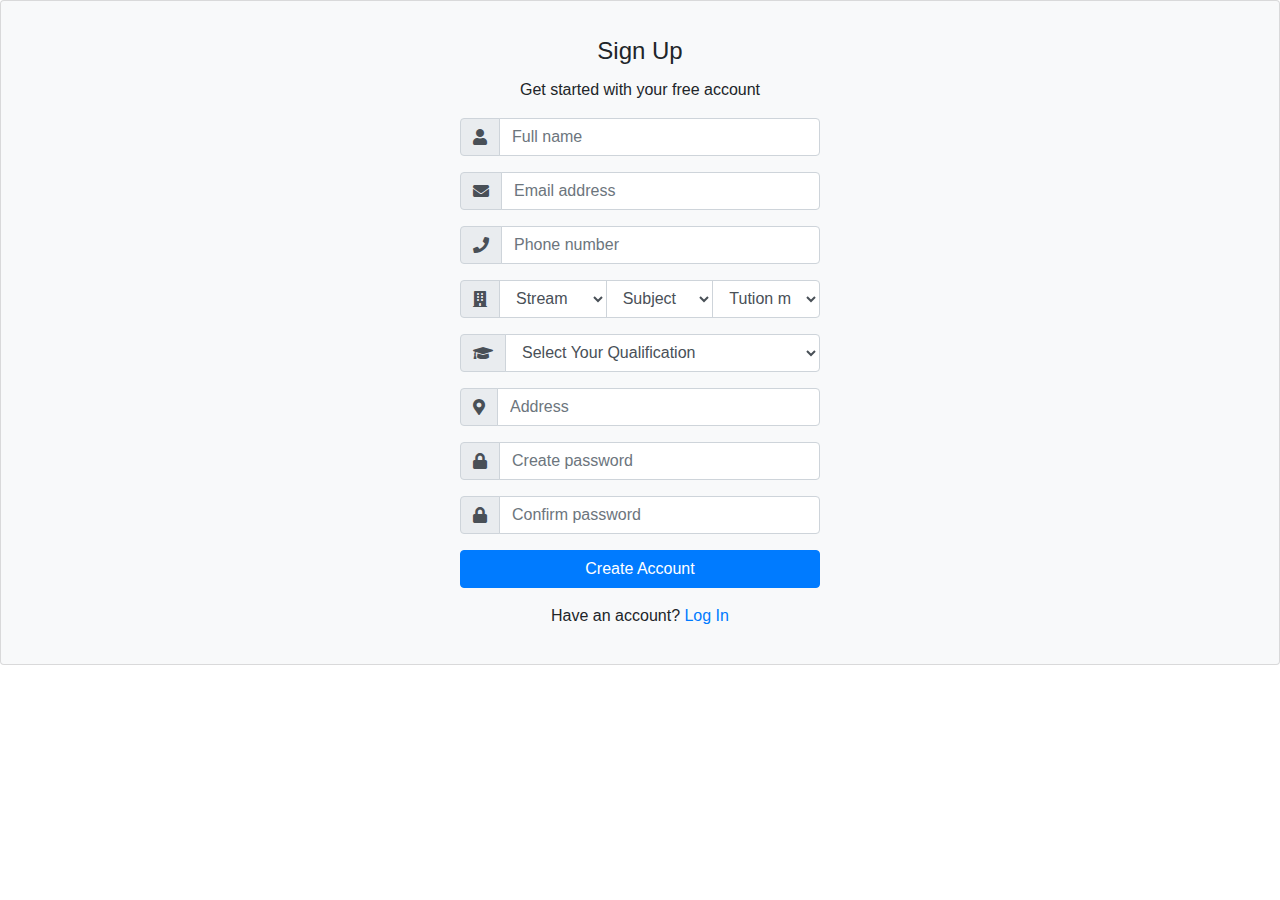
<file: signUp.html>
<!DOCTYPE html>
<html lang="en">
<head>
	<meta charset="UTF-8">
	<meta name="viewport" content="width=device-width, initial-scale=1.0">
	<title>Teacher Sign up | myTeacher</title>
	<link href="https://fonts.googleapis.com/css?family=Nunito:400,700,800" rel="stylesheet">
	<link rel="apple-touch-icon" sizes="180x180" href="../apple-touch-icon.png">
	<link rel="icon" type="image/png" sizes="32x32" href="header.PNG">
	<link rel="icon" type="image/png" sizes="16x16" href="header.PNG">
	<link rel="manifest" href="../site.webmanifest">
	<link rel="mask-icon" href="../safari-pinned-tab.svg" color="#5bbad5">
	<meta name="msapplication-TileColor" content="#00aba9">
	<meta name="theme-color" content="#3b7977">
	<style>
		.divider-text {
    position: relative;
    text-align: center;
    margin-top: 15px;
    margin-bottom: 15px;
}
.divider-text span {
    padding: 7px;
    font-size: 12px;
    position: relative;   
    z-index: 2;
}
.divider-text:after {
    content: "";
    position: absolute;
    width: 100%;
    border-bottom: 1px solid #ddd;
    top: 55%;
    left: 0;
    z-index: 1;
}

.btn-facebook {
    background-color: #405D9D;
    color: #fff;
}
.btn-twitter {
    background-color: #42AEEC;
    color: #fff;
}
	</style>
</head>
<body>
	<link href="cdn3.css" rel="stylesheet" id="bootstrap-css">

<!------ Include the above in your HEAD tag ---------->

<link rel="stylesheet" href="https://use.fontawesome.com/releases/v5.0.8/css/all.css">




<div class="card bg-light">
<article class="card-body mx-auto" style="max-width: 400px;">
	<h4 class="card-title mt-3 text-center">Sign Up</h4>
	<p class="text-center">Get started with your free account</p>
	
	
	<form action="registration.php" method="post">
	<div class="form-group input-group">
		<div class="input-group-prepend">
		    <span class="input-group-text"> <i class="fa fa-user"></i></span>
		 </div>
        <input name="full_name" class="form-control" placeholder="Full name" type="text" required>
    </div> <!-- form-group// -->
    <div class="form-group input-group">
    	<div class="input-group-prepend">
		    <span class="input-group-text"> <i class="fa fa-envelope"></i> </span>
		 </div>
        <input name="email" class="form-control" placeholder="Email address" type="email" required>
    </div> <!-- form-group// -->
    <div class="form-group input-group">
    	<div class="input-group-prepend">
		    <span class="input-group-text"> <i class="fa fa-phone"></i> </span>
		</div>
		
		
		</select>
    	<input name="phone_number" class="form-control" placeholder="Phone number" type="text" required>
	</div> <!-- form-group// -->

	<div class="form-group input-group">
    	<div class="input-group-prepend">
		    <span class="input-group-text"><i class="fa fa-building"></i></span>
		</div>
		<select class="form-control" name="stream" required>
			<option selected disabled>Stream</option>
			<option>Science</option>
			<option>Arts</option>
			<option>Commerce</option>
		</select>
		<select class="form-control" name="subject" required="required">
			<option selected disabled>Subject</option>
			<option>Physics</option>
			<option>Chemistry</option>
			<option>Mathmetics</option>
			<option>Computer Science</option>
			<option>Biology</option>
			<option>Bengali</option>
			<option>English</option>
			<option>Computer Application</option>
			<option>Other</option>
		</select>
		<select class="form-control" name="tution_mode">
			<option selected disabled>Tution mode</option>
			<option>Online</option>
			<option>Offline</option>
			<option>Both</option>
		</select>
	</div> <!-- form-group end.// -->
     <!-- form-group end.// -->
    <div class="form-group input-group">
    	<div class="input-group-prepend">
		    <span class="input-group-text"> <i class="fas fa-graduation-cap"></i> </span>
		</div>
		<select class="form-control"  name="qualification">
			<option selected=""> Select Your Qualification</option>
			<option>Bachelor</option>
			<option>Masters</option>
			<option>Doctorate</option>
			<option>B.Ed</option>
			<option>M.Ed</option>
		</select>
	</div> <!-- form-group end.// -->
	<div class="form-group input-group">
		<div class="input-group-prepend">
		    <span class="input-group-text"><i class="fas fa-map-marker-alt"></i></i></span>
		 </div>
        <input name="address" class="form-control" placeholder="Address" type="text" required>
    </div> <!-- form-group// -->

    <div class="form-group input-group">
    	<div class="input-group-prepend">
		    <span class="input-group-text"> <i class="fa fa-lock"></i></span>
		</div>
        <input class="form-control" placeholder="Create password" type="password" name="password" required>
    </div> <!-- form-group// -->
    <div class="form-group input-group">
    	<div class="input-group-prepend">
		    <span class="input-group-text"> <i class="fa fa-lock"></i> </span>
		</div>
        <input class="form-control" placeholder="Confirm password" type="password" required>
    </div> <!-- form-group// -->                                      
    <div class="form-group">
        <button type="submit" class="btn btn-primary btn-block"> Create Account  </button>
    </div> <!-- form-group// -->      
    <p class="text-center">Have an account? <a href="teacherLogin.php">Log In</a></p>                                                                 
</form>
</article>
</div> <!-- card.// -->

</div> 
<!--container end.//-->


</body>
</html>
</file>
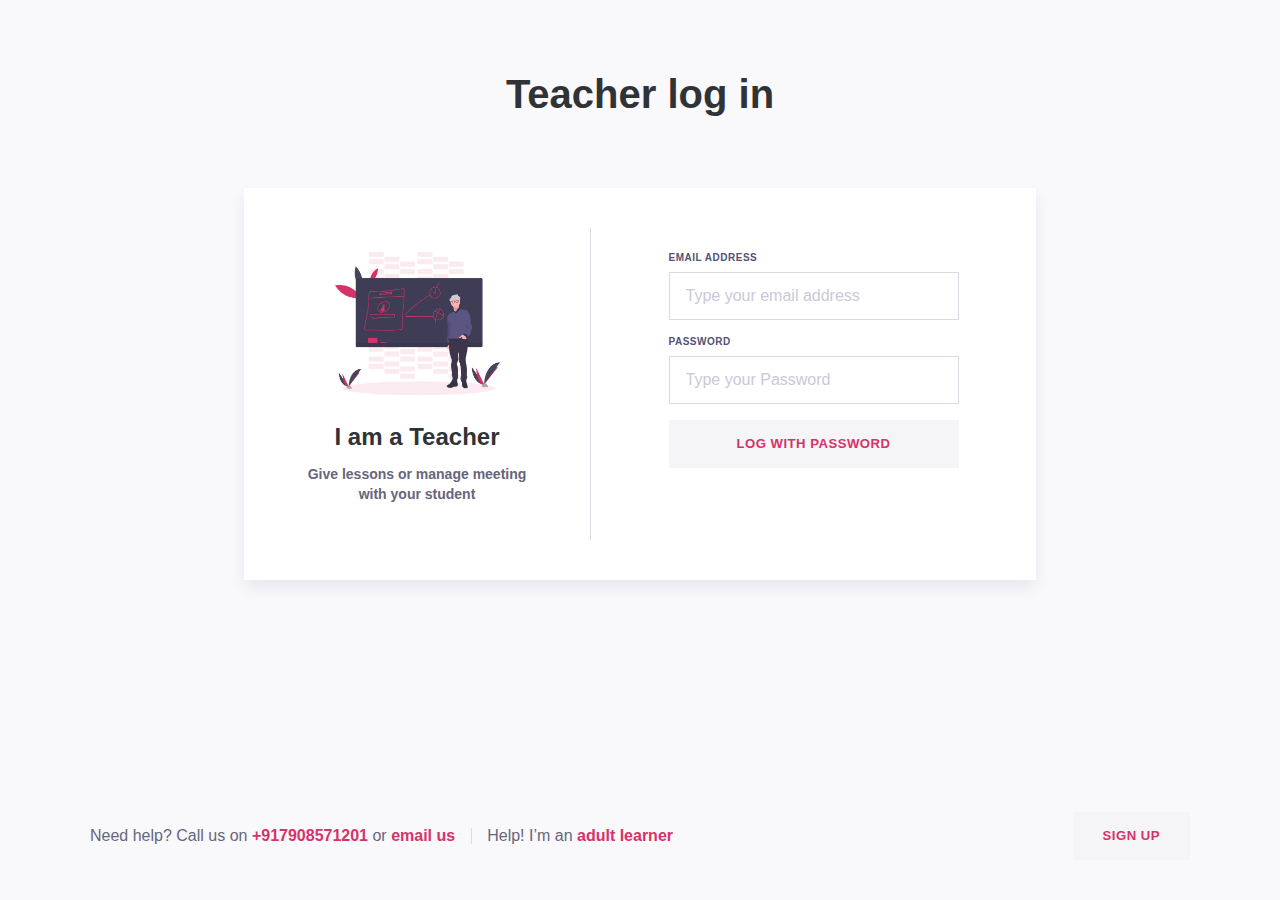
<file: teacherLogin.html>
<!-- <?php

## sesssion start
session_start();

## database connection
$hostdb = "localhost";
$userdb = "root";
$pwddb = "";
$namedb = "users";

$con = mysqli_connect($hostdb, $userdb, $pwddb, $namedb);

if ($con -> connect_error) {
	die("Failed to connect to the databse " . $con -> connection_error);
}

?> -->
<!DOCTYPE html>
<html lang="en" xmlns="http://www.w3.org/1999/xhtml"><head id="head"><link rel="stylesheet" type="text/css" href="cdn.css">
		
		<title>Teacher Login | myTeacher</title>
		<meta http-equiv="Content-Type" content="text/html; charset=UTF-8" />
		<meta name="author" content="MyTutor" />
		<meta name="robots" content="index,follow" />
		
		<meta name="viewport" content="width=device-width,maximum-scale=2" /><meta name="description" content="Sign in here as a Tutor to access your account. Don't have an account yet? Create one here." /><meta property="og:description" content="Sign in here as a Tutor to access your account. Don't have an account yet? Create one here." /><meta property="og:url" content="" /><meta property="og:image" content=""/>
	    <link rel="icon" type="image/png" sizes="180x180"href="header.png"/>
		<link rel="icon" type="image/png" sizes="96x96" href="header.png"/>
		<link rel="icon" type="image/png" sizes="32x32" href="header.PNG"/>
		<link rel="icon" type="image/png" sizes="16x16" href="header.PNG"/>
		</head>
		<body class="v3 modallike login large-medium page_tutors_login ">
	<noscript><iframe src="//www.googletagmanager.com/ns.html?id=GTM-TCCQ42" height="0" width="0" style="display:none;visibility:hidden"></iframe></noscript>

		<div id="container" class=""><div id="allcontent" style="padding-top: 0px;" class="allcontent  ">
		<main>
			<header>
				<a href="Login.html" class="left link__back"></a>
				<div class="u-show--small"><img src="teacher.jpg" alt="Tutor" height="56" width="89" /></div>
				<h1>Teacher log in</h1>
				<p class="u-show--small">Give lessons or manage bookings with your students</p>
				<a href="home.html" class="right link__close"></a>
			</header><article id="login">
					<section>
						<div class="u-hide--small"><img src="teacher.jpg" alt="Tutor" height="143" width="165" />
							<h2>I am a Teacher</h2>
							<p>Give lessons or manage meeting with your student</p>
						</div>
						<form id="form" name="form" method="post" action="login_method.php" enctype="application/x-www-form-urlencoded">
		<div id="form:email" class="inputRegion text  "><label id="form:email:label" for="form:email:input">Email address</label>
			<div class="input"><input id="form:email:input" name="form:email:input" type="text" autocomplete="on" maxlength="255" placeholder="Type your email address" size="0">
			</div><div id="form:email:localMessage" class="false"></div>
		<br>
			<div id="form:Password" class="inputRegion text  "><label id="form:Password:label" for="form:Password:input">Password</label>
			<div class="input"><input id="form:Password:input" name="form:Password:input" type="text" autocomplete="on" maxlength="60" placeholder="Type your Password" size="0" >
		</div><span id="form:focusEmail"></span>
		<br>
		<footer><button id="form:usePassword" name="form:usePassword" class="ui-button ui-widget ui-state-default ui-corner-all ui-button-text-only r_button r_button--m r_button--default r_button--full-width"><type="submit"><span class="ui-button-text ui-c">Log with password</span></button>
		</footer><input type="hidden" name="form_SUBMIT" value="1" /><input type="hidden" autocomplete="off" name="javax.faces.ViewState"  autocomplete="off" /></form>
</section></article>
<footer>
				<ul>
			<li>Need help? Call us on 
<a href="tel:+917908571201" title="Call +91 7908571201" class="phoneNumber "><span>+917908571201</span></a> or <a href="mailto:abhi731233@gmail.com">email us</a></li><li id="adultLearner">Help! I’m an <a href="https://wa.me/+917908571201">adult learner</a></li></ul>
<aside><a href="signup.html" class="r_button r_button--default r_button--full-width--mobile">Sign up</a></aside>
</footer>
		</main>
		</html>
</file>
